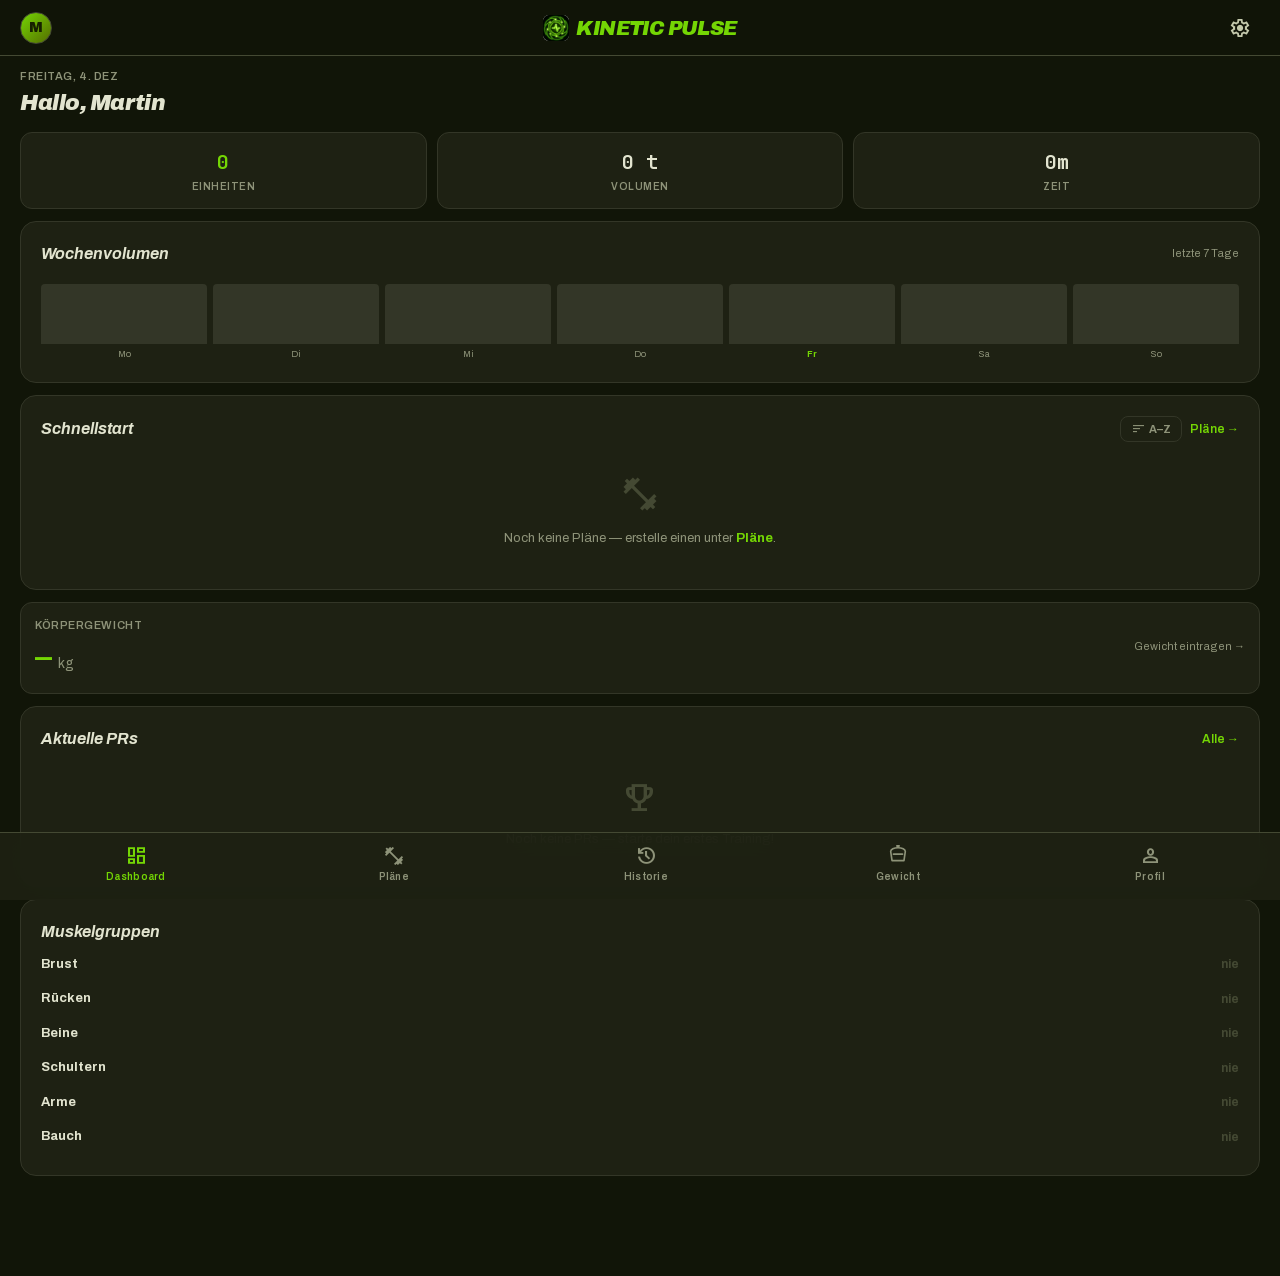
<file: index.html>
<!DOCTYPE html>
<html lang="de" class="dark">
<head>
<meta charset="utf-8"/>
<meta name="viewport" content="width=device-width, initial-scale=1.0, maximum-scale=1.0, user-scalable=no, viewport-fit=cover, interactive-widget=resizes-content"/>
<title>Kinetic Pulse</title>
<link rel="icon" type="image/png" href="icon-512.png">
<link rel="apple-touch-icon" href="icon-512.png">
<meta name="apple-mobile-web-app-capable" content="yes"/>
<meta name="apple-mobile-web-app-status-bar-style" content="black-translucent"/>
<meta name="apple-mobile-web-app-title" content="Kinetic Pulse"/>
<meta name="theme-color" content="#111508"/>
<link rel="manifest" href="manifest.json"/>
<!-- Alle Abhängigkeiten liegen lokal unter assets/ — die App läuft komplett ohne Internet. -->
<link href="assets/fonts.css" rel="stylesheet"/>
<script src="assets/html2canvas.min.js"></script>
<style>
  * { -webkit-tap-highlight-color: transparent; box-sizing: border-box; }
  [onclick] { cursor: pointer; touch-action: manipulation; }
  body {
    background: #111508;
    color: #e2e4cf;
    font-family: 'Archivo', sans-serif;
    margin: 0;
    overflow-x: hidden;
    min-height: 100dvh;
  }
  .screen { display: none; flex-direction: column; min-height: 100dvh; padding-bottom: 80px; }
  .screen.active { display: flex; }

  /* Bottom Nav */
  .bottom-nav { position: fixed; bottom: 0; left: 0; right: 0; z-index: 100; background: rgba(30,33,19,0.92); backdrop-filter: blur(20px); border-top: 1px solid #444933; display: flex; justify-content: space-around; align-items: center; padding: 8px 4px 12px; }
  .nav-item { display: flex; flex-direction: column; align-items: center; gap: 2px; color: #8e9379; cursor: pointer; min-width: 56px; padding: 4px; border-radius: 12px; transition: all .2s; }
  .nav-item:active { transform: scale(.9); }
  .nav-item.active { color: #74d604; }
  .nav-item .nav-label { font-size: 10px; font-weight: 600; letter-spacing: .03em; }
  .nav-center { background: #74d604; border-radius: 50%; width: 48px !important; height: 48px; min-width: 48px !important; display: flex; align-items: center; justify-content: center; color: #162000; margin-top: -6px; box-shadow: 0 0 20px rgba(116,214,4,.4); transition: all .2s; padding: 0; }
  .nav-center:active { transform: scale(.92); }
  .nav-center.active { box-shadow: 0 0 32px rgba(116,214,4,.6); }

  /* Header */
  .app-header { position: sticky; top: 0; z-index: 50; background: rgba(17,21,8,.9); backdrop-filter: blur(16px); border-bottom: 1px solid #444933; padding: 0 20px; padding-top: env(safe-area-inset-top, 0px); height: calc(56px + env(safe-area-inset-top, 0px)); display: grid; grid-template-columns: 1fr auto 1fr; align-items: center; }
  .brand { font-size: 20px; font-weight: 900; font-style: italic; color: #74d604; text-transform: uppercase; letter-spacing: -.03em; justify-self: center; }
  .avatar { width: 32px; height: 32px; border-radius: 50%; background: #333627; overflow: hidden; border: 1px solid #444933; }
  .avatar img { width: 100%; height: 100%; object-fit: cover; }
  .icon-btn { width: 40px; height: 40px; border-radius: 50%; display: flex; align-items: center; justify-content: center; color: #c4c9ac; cursor: pointer; transition: all .2s; }
  .icon-btn:active { transform: scale(.9); background: #1e2113; }

  /* Cards */
  .card { background: #1e2113; border: 1px solid #333627; border-radius: 16px; padding: 20px; }
  .card-sm { background: #1e2113; border: 1px solid #333627; border-radius: 12px; padding: 14px; }
  .card-dark { background: #161a0c; border: 1px solid #333627; border-radius: 16px; padding: 20px; }

  /* Volt Glow */
  .volt-glow { box-shadow: 0 0 12px rgba(116,214,4,.35); }
  .volt-text { color: #74d604; }
  .volt-bg { background: #74d604; color: #162000; }

  /* Progress Bar */
  .progress-track { background: #333627; border-radius: 99px; overflow: hidden; }
  .progress-fill { background: #74d604; border-radius: 99px; height: 100%; box-shadow: 0 0 8px rgba(116,214,4,.4); transition: width .6s ease; }

  /* Stealth Input */
  .stealth-input { background: transparent; border: none; border-bottom: 2px solid #333627; color: #74d604; font-family: 'JetBrains Mono', monospace; font-size: 32px; font-weight: 600; text-align: center; width: 100%; padding: 4px 0; }
  .stealth-input:focus { outline: none; border-bottom-color: #74d604; }

  /* Pill */
  .pill { display: inline-flex; align-items: center; background: #1e2113; border: 1px solid #333627; border-radius: 99px; padding: 4px 12px; font-size: 12px; font-weight: 600; color: #c4c9ac; cursor: pointer; transition: all .2s; }
  .pill.active { background: #74d604; color: #162000; border-color: #74d604; }
  .pill:active { transform: scale(.95); }

  /* Timer */
  .timer-ring { transform: rotate(-90deg); }
  .timer-ring circle { transition: stroke-dashoffset 1s linear; }

  /* Animations */
  @keyframes fadeIn { from { opacity: 0; transform: translateY(8px); } to { opacity: 1; transform: translateY(0); } }
  @keyframes pulse-volt { 0%,100% { box-shadow: 0 0 12px rgba(116,214,4,.3); } 50% { box-shadow: 0 0 24px rgba(116,214,4,.6); } }
  .screen.active { animation: fadeIn .25s ease; }
  .pulse { animation: pulse-volt 2s infinite; }

  /* Share Card */
  .share-card { background: linear-gradient(135deg, #162000 0%, #111508 50%, #0c0f04 100%); border: 1px solid #74d604; border-radius: 20px; padding: 24px; position: relative; overflow: hidden; }
  .share-card::before { content: ''; position: absolute; top: -40px; right: -40px; width: 120px; height: 120px; background: radial-gradient(circle, rgba(116,214,4,.15) 0%, transparent 70%); }

  /* Chart */
  .chart-bar { background: #333627; border-radius: 4px 4px 0 0; width: 100%; transition: all .3s; position: relative; }
  .chart-bar .fill { background: #74d604; border-radius: 4px 4px 0 0; width: 100%; position: absolute; bottom: 0; box-shadow: 0 0 8px rgba(116,214,4,.3); }

  /* Set Row */
  .set-row { display: grid; grid-template-columns: 32px 1fr 1fr auto; gap: 8px; align-items: center; padding: 8px 12px; border-radius: 10px; background: #161a0c; border: 1px solid #333627; margin-bottom: 6px; }
  .set-num { font-size: 12px; color: #8e9379; font-weight: 700; text-align: center; }
  .set-input { background: transparent; border: none; border-bottom: 1px solid #333627; color: #e2e4cf; font-family: 'JetBrains Mono', monospace; font-size: 18px; font-weight: 600; text-align: center; width: 100%; padding: 4px 0; }
  .set-input:focus { outline: none; border-bottom-color: #74d604; color: #74d604; }
  .set-done { width: 32px; height: 32px; border-radius: 50%; border: 2px solid #444933; display: flex; align-items: center; justify-content: center; cursor: pointer; transition: all .2s; color: transparent; font-size: 16px; }
  .set-done.done { background: #74d604; border-color: #74d604; color: #162000; box-shadow: 0 0 8px rgba(116,214,4,.4); }

  /* Numpad */
  .numpad-btn { background:#1e2113;border:1px solid #333627;border-radius:12px;height:52px;font-family:'JetBrains Mono',monospace;font-size:22px;font-weight:600;color:#e2e4cf;cursor:pointer;display:flex;align-items:center;justify-content:center;touch-action:manipulation;transition:all .15s; }
  .numpad-btn:active { background:#333627;transform:scale(.93); }

  /* Scrollbar */
  ::-webkit-scrollbar { width: 4px; }
  ::-webkit-scrollbar-track { background: transparent; }
  ::-webkit-scrollbar-thumb { background: #333627; border-radius: 2px; }

  .material-symbols-outlined { font-size: 22px; line-height: 1; }
</style>
<!-- Muss nach dem <style>-Block stehen: die Tailwind-CDN hat ihr CSS früher auch dahinter eingehängt. -->
<link href="assets/tailwind-base.css" rel="stylesheet"/>
</head>
<body>

<!-- ═══════════════════════════ SCREEN: DASHBOARD ═══════════════════════════ -->
<div id="screen-dashboard" class="screen active">
  <header class="app-header">
    <div class="avatar" onclick="navigate('profil')" style="background:linear-gradient(135deg,#74d604,#556d00);display:flex;align-items:center;justify-content:center;font-size:14px;font-weight:900;color:#162000">M</div>
    <span class="brand" style="display:flex;align-items:center;gap:7px"><img src="icon-512.png" style="width:26px;height:26px;border-radius:6px;object-fit:cover">Kinetic Pulse</span>
    <div style="display:flex;justify-content:flex-end">
      <div class="icon-btn" onclick="navigate('profil')"><span class="material-symbols-outlined">settings</span></div>
    </div>
  </header>

  <main style="padding:12px 20px 20px;display:flex;flex-direction:column;gap:12px;flex:1">
    <!-- Greeting -->
    <div>
      <p id="greeting-date" style="color:#8e9379;font-size:11px;font-weight:600;letter-spacing:.05em;text-transform:uppercase;margin:0 0 2px"></p>
      <h1 id="greeting-text" style="font-size:22px;font-weight:900;font-style:italic;margin:0;letter-spacing:-.02em"></h1>
    </div>

    <!-- Weekly Stats Row -->
    <div style="display:grid;grid-template-columns:1fr 1fr 1fr;gap:10px">
      <div class="card-sm" style="text-align:center">
        <div style="font-family:'JetBrains Mono',monospace;font-size:20px;font-weight:600;color:#74d604">0</div>
        <div style="font-size:10px;color:#8e9379;font-weight:600;text-transform:uppercase;letter-spacing:.05em;margin-top:2px">Einheiten</div>
      </div>
      <div class="card-sm" style="text-align:center">
        <div style="font-family:'JetBrains Mono',monospace;font-size:20px;font-weight:600;color:#e2e4cf">0 t</div>
        <div style="font-size:10px;color:#8e9379;font-weight:600;text-transform:uppercase;letter-spacing:.05em;margin-top:2px">Volumen</div>
      </div>
      <div class="card-sm" style="text-align:center">
        <div style="font-family:'JetBrains Mono',monospace;font-size:20px;font-weight:600;color:#e2e4cf">0m</div>
        <div style="font-size:10px;color:#8e9379;font-weight:600;text-transform:uppercase;letter-spacing:.05em;margin-top:2px">Zeit</div>
      </div>
    </div>

    <!-- Heute dran (Wochenplan) -->
    <div id="dashboard-heute-dran" style="display:none"></div>

    <!-- Last 7 Days Volume Chart -->
    <div class="card">
      <div style="display:flex;justify-content:space-between;align-items:center;margin-bottom:16px">
        <h3 style="font-size:16px;font-weight:700;margin:0;font-style:italic">Wochenvolumen</h3>
        <span style="font-size:11px;color:#8e9379">letzte 7 Tage</span>
      </div>
      <div id="volumen-chart" style="display:flex;gap:6px;height:80px;align-items:flex-end"></div>
    </div>

    <!-- Schnellstart Trainingspläne -->
    <div class="card">
      <div style="display:flex;justify-content:space-between;align-items:center;margin-bottom:12px">
        <h3 style="font-size:16px;font-weight:700;margin:0;font-style:italic">Schnellstart</h3>
        <div style="display:flex;align-items:center;gap:8px">
          <button id="dash-sort-btn" onclick="toggleDashSort()" style="display:flex;align-items:center;gap:4px;background:#1e2113;border:1px solid #333627;border-radius:8px;padding:4px 10px;color:#8e9379;font-size:11px;font-weight:700;cursor:pointer;touch-action:manipulation;transition:all .2s">
            <span class="material-symbols-outlined" style="font-size:14px">sort</span>
            <span id="dash-sort-label">A–Z</span>
          </button>
          <span onclick="navigate('plaene')" style="font-size:12px;color:#74d604;cursor:pointer;font-weight:600;touch-action:manipulation">Pläne →</span>
        </div>
      </div>
      <div id="dashboard-plaene-list" style="display:flex;flex-direction:column;gap:8px">
        <!-- Leer-Zustand -->
        <div id="plaene-empty-state" style="text-align:center;padding:20px 0">
          <span class="material-symbols-outlined" style="font-size:40px;color:#444933">fitness_center</span>
          <p style="font-size:13px;color:#8e9379;margin:8px 0 0">Noch keine Pläne — erstelle einen unter <strong style="color:#74d604">Pläne</strong>.</p>
        </div>
      </div>
    </div>

    <!-- Weight Widget -->
    <div class="card-sm" onclick="navigate('gewicht')" style="cursor:pointer;display:flex;align-items:center;justify-content:space-between">
      <div>
        <p style="font-size:11px;color:#8e9379;font-weight:600;text-transform:uppercase;letter-spacing:.05em;margin:0 0 4px">Körpergewicht</p>
        <div style="display:flex;align-items:baseline;gap:6px">
          <span id="dash-gewicht" style="font-family:'JetBrains Mono',monospace;font-size:28px;font-weight:600;color:#74d604">—</span>
          <span style="color:#8e9379;font-size:14px">kg</span>
        </div>
      </div>
      <div style="text-align:right">
        <p style="font-size:11px;color:#8e9379;margin:0 0 4px">Gewicht eintragen →</p>
      </div>
    </div>

    <!-- Recent PRs -->
    <div class="card">
      <div style="display:flex;justify-content:space-between;align-items:center;margin-bottom:12px">
        <h3 style="font-size:16px;font-weight:700;margin:0;font-style:italic">Aktuelle PRs</h3>
        <span onclick="navigate('erfolge')" style="font-size:12px;color:#74d604;cursor:pointer;font-weight:600">Alle →</span>
      </div>
      <div id="dashboard-prs-list">
        <div style="text-align:center;padding:16px 0">
          <span class="material-symbols-outlined" style="font-size:36px;color:#444933">emoji_events</span>
          <p style="font-size:13px;color:#8e9379;margin:8px 0 0">Noch keine PRs — starte dein erstes Training!</p>
        </div>
      </div>
    </div>

    <!-- Muskelgruppen: zuletzt trainiert -->
    <div class="card">
      <h3 style="font-size:16px;font-weight:700;margin:0 0 4px;font-style:italic">Muskelgruppen</h3>
      <div id="dashboard-muskelgruppen"></div>
    </div>
  </main>
</div>


<!-- ═══════════════════════════ SCREEN: PLÄNE ═══════════════════════════ -->
<div id="screen-plaene" class="screen">
  <header class="app-header">
    <div style="width:32px"></div>
    <span class="brand" style="display:flex;align-items:center;gap:7px"><img src="icon-512.png" style="width:26px;height:26px;border-radius:6px;object-fit:cover">Kinetic Pulse</span>
    <div style="display:flex;justify-content:flex-end">
      <div class="icon-btn" onclick="showCreatePlan()"><span class="material-symbols-outlined">add</span></div>
    </div>
  </header>

  <main style="padding:20px;display:flex;flex-direction:column;gap:16px;flex:1">
    <h1 style="font-size:24px;font-weight:900;font-style:italic;margin:0;letter-spacing:-.02em">Trainingspläne</h1>

    <!-- Pausentimer Einstellung -->
    <div class="card-sm" style="display:flex;align-items:center;justify-content:space-between;gap:12px">
      <div style="display:flex;align-items:center;gap:8px">
        <span class="material-symbols-outlined" style="font-size:18px;color:#74d604">timer</span>
        <span style="font-size:13px;font-weight:700;color:#e2e4cf">Pausentimer</span>
      </div>
      <div style="display:flex;gap:6px" id="pause-timer-btns">
        <button onclick="setPauseTimer(120)" id="ptbtn-120" style="height:30px;padding:0 12px;background:#1e2113;border:1px solid #333627;border-radius:99px;color:#c4c9ac;font-family:'JetBrains Mono',monospace;font-size:12px;font-weight:600;cursor:pointer;transition:all .2s;touch-action:manipulation">120s</button>
        <button onclick="setPauseTimer(150)" id="ptbtn-150" style="height:30px;padding:0 12px;background:#1e2113;border:1px solid #333627;border-radius:99px;color:#c4c9ac;font-family:'JetBrains Mono',monospace;font-size:12px;font-weight:600;cursor:pointer;transition:all .2s;touch-action:manipulation">150s</button>
        <button onclick="setPauseTimer(180)" id="ptbtn-180" style="height:30px;padding:0 12px;background:#74d604;border:none;border-radius:99px;color:#162000;font-family:'JetBrains Mono',monospace;font-size:12px;font-weight:700;cursor:pointer;transition:all .2s;touch-action:manipulation">180s</button>
      </div>
    </div>

    <!-- Pläne Liste (wird per JS befüllt) -->
    <div id="plaene-screen-list" style="display:flex;flex-direction:column;gap:10px">
      <!-- Leer-Zustand -->
      <div id="plaene-screen-empty" style="text-align:center;padding:40px 0">
        <span class="material-symbols-outlined" style="font-size:56px;color:#444933">fitness_center</span>
        <p style="font-size:16px;font-weight:700;color:#8e9379;margin:12px 0 4px">Noch keine Pläne</p>
        <p style="font-size:13px;color:#8e9379;margin:0">Erstelle deinen ersten Trainingsplan</p>
      </div>
    </div>
    <button onclick="showCreatePlan()" style="width:100%;height:48px;background:transparent;border:1px dashed #444933;border-radius:12px;color:#8e9379;font-size:14px;font-weight:600;cursor:pointer;display:flex;align-items:center;justify-content:center;gap:8px;touch-action:manipulation">
      <span class="material-symbols-outlined" style="font-size:18px">add</span>
      Neuen Plan erstellen
    </button>
  </main>
</div>


<!-- ═══════════════════════════ SCREEN: WORKOUT-MODUS ═══════════════════════════ -->
<div id="screen-workout" class="screen">
  <header class="app-header">
    <div class="icon-btn" onclick="navigate('dashboard')"><span class="material-symbols-outlined">close</span></div>
    <div style="display:flex;align-items:center;gap:7px">
      <span id="workout-active-dot" style="width:7px;height:7px;background:#74d604;border-radius:50%;display:none;animation:pulse-volt 1.5s infinite;flex-shrink:0"></span>
      <span style="font-size:12px;font-weight:700;color:#8e9379;letter-spacing:.04em" id="workout-running-label">TRAINING</span>
      <span id="workout-time" style="font-family:'JetBrains Mono',monospace;font-size:18px;font-weight:700;color:#74d604;letter-spacing:.02em">00:00</span>
    </div>
    <div style="width:40px"></div>
  </header>
  <!-- ═ Pausentimer-Leiste (unter Header, sticky) ═ -->
  <div id="pause-timer-bar" style="position:sticky;top:calc(56px + env(safe-area-inset-top,0px));z-index:40;background:rgba(22,26,12,.98);backdrop-filter:blur(12px);border-bottom:1px solid #333627;padding:8px 20px;display:none;align-items:center;gap:10px">
    <span class="material-symbols-outlined" style="color:#74d604;font-size:18px;flex-shrink:0">hourglass_top</span>
    <span id="timer-display" style="font-family:'JetBrains Mono',monospace;font-size:22px;font-weight:700;color:#74d604;min-width:48px">3:00</span>
    <div style="display:flex;gap:6px;flex:1;justify-content:flex-end">
      <button onclick="startTimer(120)" id="tbtn-120" style="height:30px;padding:0 12px;background:#1e2113;border:1px solid #333627;border-radius:99px;color:#c4c9ac;font-family:'JetBrains Mono',monospace;font-size:12px;font-weight:600;cursor:pointer;transition:all .2s;touch-action:manipulation">120s</button>
      <button onclick="startTimer(150)" id="tbtn-150" style="height:30px;padding:0 12px;background:#1e2113;border:1px solid #333627;border-radius:99px;color:#c4c9ac;font-family:'JetBrains Mono',monospace;font-size:12px;font-weight:600;cursor:pointer;transition:all .2s;touch-action:manipulation">150s</button>
      <button onclick="startTimer(180)" id="tbtn-180" style="height:30px;padding:0 12px;background:#74d604;border:none;border-radius:99px;color:#162000;font-family:'JetBrains Mono',monospace;font-size:12px;font-weight:700;cursor:pointer;transition:all .2s;touch-action:manipulation">180s</button>
    </div>
  </div>

  <main style="padding:20px;display:flex;flex-direction:column;gap:14px;flex:1;padding-bottom:220px">

    <!-- Übung Header -->
    <div>
      <p id="wkt-counter" style="font-size:11px;color:#74d604;font-weight:700;text-transform:uppercase;letter-spacing:.1em;margin:0 0 6px">Übung 1 von 1</p>
      <div style="display:flex;align-items:flex-start;justify-content:space-between;gap:10px">
        <div style="flex:1">
          <h2 id="wkt-name" style="font-size:28px;font-weight:900;font-style:italic;margin:0 0 2px;letter-spacing:-.02em">—</h2>
          <div style="display:flex;align-items:center;gap:8px;margin-bottom:10px">
            <p id="wkt-sub" style="font-size:13px;color:#8e9379;margin:0;flex:1">Sätze · Wdh</p>
            <button onclick="toggleUebungNote()" style="background:transparent;border:1px solid #333627;border-radius:8px;padding:3px 8px;cursor:pointer;display:flex;align-items:center;gap:4px;touch-action:manipulation" id="uebung-note-btn" title="Notiz">
              <span class="material-symbols-outlined" style="font-size:14px;color:#8e9379">edit_note</span>
              <span style="font-size:11px;color:#8e9379;font-weight:600">Notiz</span>
            </button>
          </div>
          <!-- Übungs-Notiz -->
          <div id="uebung-note-box" style="display:none;margin-bottom:10px">
            <input id="uebung-note-input" type="text" placeholder="Hinweis, Technik-Tipp..." style="width:100%;background:#161a0c;border:1px solid #444933;border-radius:8px;padding:8px 10px;color:#c4c9ac;font-size:16px;outline:none;box-sizing:border-box" onfocus="this.style.borderColor='#74d604'" onblur="this.style.borderColor='#444933'">
          </div>
          <span id="wkt-pr" style="display:none;align-items:center;gap:6px;background:#162000;border:1px solid #74d604;border-radius:99px;padding:5px 12px;font-size:12px;font-weight:700;color:#74d604">
            <span class="material-symbols-outlined" style="font-size:14px">emoji_events</span>
            PR: —
          </span>
        </div>
      </div>
    </div>

    <!-- Satz-Tabelle -->
    <div>
      <!-- Header Row -->
      <div style="display:grid;grid-template-columns:32px 1fr 1fr 40px 30px;gap:8px;padding:0 4px;margin-bottom:6px">
        <span style="font-size:11px;color:#8e9379;font-weight:700;text-transform:uppercase;letter-spacing:.05em;text-align:center">Satz</span>
        <span style="font-size:11px;color:#8e9379;font-weight:700;text-transform:uppercase;letter-spacing:.05em;text-align:center">KG</span>
        <span style="font-size:11px;color:#8e9379;font-weight:700;text-transform:uppercase;letter-spacing:.05em;text-align:center">Wdh.</span>
        <span style="font-size:11px;color:transparent">✓</span>
        <span></span>
      </div>

      <!-- Sets -->
      <div id="sets-container" style="display:flex;flex-direction:column;gap:6px">
        <!-- Satz 1 — erledigt, gedimmt -->
        <div style="display:grid;grid-template-columns:40px 1fr 1fr 44px;gap:8px;align-items:center;background:#161a0c;border:1px solid #333627;border-radius:12px;padding:10px 12px;opacity:.55">
          <span style="font-size:15px;color:#8e9379;font-weight:700;text-align:center">1</span>
          <div style="background:#282b1d;border-radius:8px;height:40px;display:flex;align-items:center;justify-content:center;font-family:'JetBrains Mono',monospace;font-size:18px;font-weight:600;color:#8e9379">80</div>
          <div style="background:#282b1d;border-radius:8px;height:40px;display:flex;align-items:center;justify-content:center;font-family:'JetBrains Mono',monospace;font-size:18px;font-weight:600;color:#8e9379">10</div>
          <div class="set-done done" onclick="toggleSet(this)" style="width:44px;height:40px;border-radius:10px">✓</div>
        </div>
        <!-- Satz 2 — aktiv, volt-Rahmen -->
        <div style="display:grid;grid-template-columns:40px 1fr 1fr 44px;gap:8px;align-items:center;background:#161a0c;border:2px solid #74d604;border-radius:12px;padding:10px 12px;box-shadow:0 0 12px rgba(116,214,4,.15)">
          <span style="font-size:15px;color:#74d604;font-weight:700;text-align:center">2</span>
          <input type="text" placeholder="" style="background:#fff;border:none;border-radius:8px;height:40px;font-family:'JetBrains Mono',monospace;font-size:18px;font-weight:600;color:#111508;text-align:center;width:100%" />
          <input type="text" placeholder="" style="background:#fff;border:none;border-radius:8px;height:40px;font-family:'JetBrains Mono',monospace;font-size:18px;font-weight:600;color:#111508;text-align:center;width:100%" />
          <div class="set-done" onclick="toggleSet(this)" style="width:44px;height:40px;border-radius:10px">✓</div>
        </div>
        <!-- Satz 3 -->
        <div style="display:grid;grid-template-columns:40px 1fr 1fr 44px;gap:8px;align-items:center;background:#161a0c;border:1px solid #333627;border-radius:12px;padding:10px 12px">
          <span style="font-size:15px;color:#8e9379;font-weight:700;text-align:center">3</span>
          <input type="text" value="0" style="background:#1e2113;border:none;border-radius:8px;height:40px;font-family:'JetBrains Mono',monospace;font-size:18px;font-weight:600;color:#e2e4cf;text-align:center;width:100%" />
          <input type="text" value="0" style="background:#1e2113;border:none;border-radius:8px;height:40px;font-family:'JetBrains Mono',monospace;font-size:18px;font-weight:600;color:#e2e4cf;text-align:center;width:100%" />
          <div class="set-done" onclick="toggleSet(this)" style="width:44px;height:40px;border-radius:10px">✓</div>
        </div>
      </div>

      <!-- + Satz hinzufügen -->
      <button onclick="satzHinzufuegen()" style="width:100%;height:44px;background:transparent;border:1px dashed #444933;border-radius:12px;color:#8e9379;font-size:13px;font-weight:700;letter-spacing:.05em;text-transform:uppercase;cursor:pointer;display:flex;align-items:center;justify-content:center;gap:8px;margin-top:8px">
        <span class="material-symbols-outlined" style="font-size:18px">add</span>
        Satz hinzufügen
      </button>
    </div>
  </main>

  <!-- ═ Sticky Footer ═ -->
  <div id="wkt-footer" style="position:fixed;bottom:68px;left:0;right:0;z-index:90;background:rgba(17,21,8,.97);backdrop-filter:blur(16px);border-top:1px solid #333627;padding:12px 20px;display:flex;flex-direction:column;gap:8px">

    <!-- Übung heute überspringen -->
    <button id="wkt-skip-btn" onclick="uebungUeberspringen()" style="display:none;width:100%;height:34px;background:transparent;border:none;color:#8e9379;font-size:12px;font-weight:700;letter-spacing:.05em;text-transform:uppercase;cursor:pointer;align-items:center;justify-content:center;gap:6px">
      Übung heute überspringen
    </button>

    <!-- Übung Navigation -->
    <div style="display:flex;gap:8px">
      <button id="wkt-prev-btn" onclick="prevExercise()" style="display:none;height:52px;padding:0 16px;background:#1e2113;border:1px solid #444933;border-radius:12px;color:#c4c9ac;font-size:14px;font-weight:700;cursor:pointer;display:none;align-items:center;justify-content:center;gap:8px;transition:all .2s;flex-shrink:0" onmousedown="this.style.transform='scale(.97)'" onmouseup="this.style.transform='scale(1)'" ontouchstart="this.style.transform='scale(.97)'" ontouchend="this.style.transform='scale(1)'">
        <span class="material-symbols-outlined" style="font-size:20px">arrow_back</span>
        Zurück
      </button>
      <button id="wkt-next-btn" style="flex:1;height:52px;background:#1e2113;border:1px solid #74d604;border-radius:12px;color:#74d604;font-size:15px;font-weight:800;font-style:italic;letter-spacing:.02em;text-transform:uppercase;cursor:pointer;display:flex;align-items:center;justify-content:center;gap:10px;transition:all .2s" onmousedown="this.style.transform='scale(.97)'" onmouseup="this.style.transform='scale(1)'" ontouchstart="this.style.transform='scale(.97)'" ontouchend="this.style.transform='scale(1)'">
        Nächste Übung
        <span class="material-symbols-outlined" style="font-size:20px">arrow_forward</span>
      </button>
    </div>

  </div>
</div>


<!-- ═══════════════════════════ SCREEN: HISTORIE ═══════════════════════════ -->
<div id="screen-historie" class="screen">
  <header class="app-header">
    <div style="width:32px"></div>
    <span class="brand" style="display:flex;align-items:center;gap:7px"><img src="icon-512.png" style="width:26px;height:26px;border-radius:6px;object-fit:cover">Kinetic Pulse</span>
    <div style="display:flex;justify-content:flex-end">
      <div class="icon-btn"><span class="material-symbols-outlined">search</span></div>
    </div>
  </header>

  <main style="padding:20px;display:flex;flex-direction:column;gap:16px;flex:1">
    <!-- Tab Switcher -->
    <div style="display:grid;grid-template-columns:1fr 1fr;background:#1e2113;border-radius:12px;padding:4px;border:1px solid #333627">
      <button id="tab-history" onclick="switchHistoryTab('history')" style="height:36px;background:#74d604;border:none;border-radius:9px;color:#162000;font-size:13px;font-weight:700;cursor:pointer;transition:all .2s">Einheiten</button>
      <button id="tab-prs" onclick="switchHistoryTab('prs')" style="height:36px;background:transparent;border:none;color:#8e9379;font-size:13px;font-weight:700;cursor:pointer;transition:all .2s">PRs</button>
    </div>

    <!-- Einheiten Liste -->
    <div id="history-list"></div>

    <!-- PRs Liste (hidden by default) -->
    <div id="prs-list" style="display:none;flex-direction:column;gap:10px"></div>
  </main>
</div>


<!-- ═══════════════════════════ MODAL: TRAINING DETAIL ═══════════════════════════ -->
<div id="modal-training-detail" onclick="if(event.target===this)closeTrainingDetail()" style="display:none;position:fixed;inset:0;z-index:999;background:rgba(0,0,0,.7);align-items:flex-end;justify-content:center">
  <div style="background:#13150e;border-radius:20px 20px 0 0;width:100%;max-width:430px;max-height:80vh;display:flex;flex-direction:column;overflow:hidden">
    <div style="padding:16px 20px 12px;display:flex;justify-content:space-between;align-items:center;border-bottom:1px solid #1e2113;flex-shrink:0">
      <div>
        <p id="modal-detail-name" style="margin:0;font-size:17px;font-weight:800;font-style:italic;color:#f0f4e8"></p>
        <p id="modal-detail-meta" style="margin:4px 0 0;font-size:12px;color:#8e9379"></p>
      </div>
      <button onclick="closeTrainingDetail()" style="background:#1e2113;border:none;border-radius:50%;width:32px;height:32px;color:#8e9379;font-size:20px;cursor:pointer;display:flex;align-items:center;justify-content:center;line-height:1">×</button>
    </div>
    <div id="modal-detail-body" style="overflow-y:auto;padding:16px 20px;display:flex;flex-direction:column;gap:12px"></div>
  </div>
</div>

<!-- ═══════════════════════════ SCREEN: PROFIL ═══════════════════════════ -->
<div id="screen-profil" class="screen">
  <header class="app-header">
    <div style="width:32px"></div>
    <span class="brand" style="display:flex;align-items:center;gap:7px"><img src="icon-512.png" style="width:26px;height:26px;border-radius:6px;object-fit:cover">Kinetic Pulse</span>
    <div style="display:flex;justify-content:flex-end">
      <div class="icon-btn" onclick="toggleProfilEdit()"><span class="material-symbols-outlined" id="profil-edit-icon">edit</span></div>
    </div>
  </header>

  <main style="padding:20px;display:flex;flex-direction:column;gap:16px;flex:1">

    <!-- ─ ANSICHT-MODUS ─ -->
    <div id="profil-view">
      <div class="card" style="display:flex;align-items:center;gap:16px">
        <div id="avatar-display" onclick="toggleProfilEdit()" style="width:64px;height:64px;border-radius:50%;background:linear-gradient(135deg,#74d604,#556d00);display:flex;align-items:center;justify-content:center;font-size:26px;font-weight:900;color:#162000;flex-shrink:0;border:2px solid #74d604;overflow:hidden;cursor:pointer">M</div>
        <div style="flex:1">
          <h2 id="profil-name-display" style="font-size:20px;font-weight:800;font-style:italic;margin:0 0 2px">Martin R.</h2>
          <p id="profil-sub-display" style="font-size:12px;color:#8e9379;margin:0 0 8px">Trainiert seit 18 Monaten · PPL-Split</p>
          <div style="display:flex;gap:16px">
            <div><span style="font-family:'JetBrains Mono',monospace;font-size:16px;font-weight:600;color:#74d604">0</span><span style="font-size:10px;color:#8e9379;display:block">Einheiten</span></div>
            <div><span style="font-family:'JetBrains Mono',monospace;font-size:16px;font-weight:600;color:#e2e4cf">0</span><span style="font-size:10px;color:#8e9379;display:block">PRs</span></div>
          </div>
        </div>
      </div>

      <!-- Gewicht -->
      <div class="card" style="margin-top:16px">
        <div style="display:flex;justify-content:space-between;align-items:center;margin-bottom:16px">
          <h3 style="font-size:16px;font-weight:700;font-style:italic;margin:0">Gewicht und Trends</h3>
        </div>
        <div style="display:grid;grid-template-columns:1fr 1fr 1fr;gap:8px">
          <div style="background:#161a0c;border-radius:10px;padding:10px;text-align:center">
            <span id="profil-gewicht-display" style="font-family:'JetBrains Mono',monospace;font-size:18px;font-weight:600;color:#74d604">82.4</span>
            <p style="font-size:10px;color:#8e9379;margin:2px 0 0;font-weight:600;text-transform:uppercase;letter-spacing:.05em">Aktuell kg</p>
          </div>
          <div style="background:#161a0c;border-radius:10px;padding:10px;text-align:center">
            <span id="profil-ziel-display" style="font-family:'JetBrains Mono',monospace;font-size:18px;font-weight:600;color:#e2e4cf">78.0</span>
            <p style="font-size:10px;color:#8e9379;margin:2px 0 0;font-weight:600;text-transform:uppercase;letter-spacing:.05em">Ziel kg</p>
          </div>
          <div style="background:#161a0c;border-radius:10px;padding:10px;text-align:center">
            <span id="profil-diff-display" style="font-family:'JetBrains Mono',monospace;font-size:18px;font-weight:600;color:#5aaa00">–4.4</span>
            <p style="font-size:10px;color:#8e9379;margin:2px 0 0;font-weight:600;text-transform:uppercase;letter-spacing:.05em">Noch kg</p>
          </div>
        </div>
        <!-- Progress -->
        <div style="margin-top:12px">
          <div style="display:flex;justify-content:space-between;margin-bottom:6px">
            <span style="font-size:12px;color:#8e9379">Fortschritt zum Ziel</span>
            <span id="profil-progress-pct" style="font-size:12px;color:#74d604;font-weight:700">65%</span>
          </div>
          <div class="progress-track" style="height:8px">
            <div id="profil-progress-bar" class="progress-fill" style="width:65%;height:100%"></div>
          </div>
        </div>
      </div>

      <!-- Muskel-Fokus -->
      <div class="card" style="margin-top:16px">
        <h3 style="font-size:16px;font-weight:700;font-style:italic;margin:0 0 14px">Muskel-Fokus (30 Tage)</h3>
        <div style="display:flex;flex-direction:column;gap:10px">
          <div><div style="display:flex;justify-content:space-between;margin-bottom:4px"><span style="font-size:13px;font-weight:600">Brust</span><span style="font-size:13px;color:#8e9379;font-family:'JetBrains Mono',monospace">0%</span></div><div class="progress-track" style="height:6px"><div class="progress-fill" style="width:0%;height:100%"></div></div></div>
          <div><div style="display:flex;justify-content:space-between;margin-bottom:4px"><span style="font-size:13px;font-weight:600">Rücken</span><span style="font-size:13px;color:#8e9379;font-family:'JetBrains Mono',monospace">0%</span></div><div class="progress-track" style="height:6px"><div class="progress-fill" style="width:0%;height:100%"></div></div></div>
          <div><div style="display:flex;justify-content:space-between;margin-bottom:4px"><span style="font-size:13px;font-weight:600">Beine</span><span style="font-size:13px;color:#8e9379;font-family:'JetBrains Mono',monospace">0%</span></div><div class="progress-track" style="height:6px"><div class="progress-fill" style="width:0%;height:100%"></div></div></div>
          <div><div style="display:flex;justify-content:space-between;margin-bottom:4px"><span style="font-size:13px;font-weight:600">Schultern</span><span style="font-size:13px;color:#8e9379;font-family:'JetBrains Mono',monospace">0%</span></div><div class="progress-track" style="height:6px"><div class="progress-fill" style="width:0%;height:100%"></div></div></div>
          <div><div style="display:flex;justify-content:space-between;margin-bottom:4px"><span style="font-size:13px;font-weight:600">Arme</span><span style="font-size:13px;color:#8e9379;font-family:'JetBrains Mono',monospace">0%</span></div><div class="progress-track" style="height:6px"><div class="progress-fill" style="width:0%;height:100%"></div></div></div>
        </div>
      </div>


      <!-- Backup / Umzug auf eine andere Adresse -->
      <div style="margin-top:24px;padding-top:20px;border-top:1px solid #2a2d1e">
        <p style="font-size:12px;color:#444933;margin:0 0 10px;text-align:center">Daten sichern oder auf eine andere Adresse übertragen</p>
        <div style="display:flex;gap:10px">
          <button onclick="exportAllData()" style="flex:1;height:44px;background:transparent;border:1px solid #333627;border-radius:12px;color:#e2e4cf;font-size:13px;font-weight:700;cursor:pointer;display:flex;align-items:center;justify-content:center;gap:8px;touch-action:manipulation">
            <span class="material-symbols-outlined" style="font-size:18px">save</span>
            Exportieren
          </button>
          <button onclick="document.getElementById('import-input').click()" style="flex:1;height:44px;background:transparent;border:1px solid #333627;border-radius:12px;color:#e2e4cf;font-size:13px;font-weight:700;cursor:pointer;display:flex;align-items:center;justify-content:center;gap:8px;touch-action:manipulation">
            <span class="material-symbols-outlined" style="font-size:18px">download</span>
            Importieren
          </button>
          <input type="file" accept="application/json,.json" id="import-input" style="display:none" onchange="importAllData(this)">
        </div>
      </div>

      <!-- App-Reset -->
      <div style="margin-top:16px;padding-top:20px;border-top:1px solid #2a2d1e">
        <p style="font-size:12px;color:#444933;margin:0 0 10px;text-align:center">Für Weitergabe an andere Person</p>
        <button onclick="resetAppData()" style="width:100%;height:44px;background:transparent;border:1px solid #3d1515;border-radius:12px;color:#c04040;font-size:13px;font-weight:700;cursor:pointer;display:flex;align-items:center;justify-content:center;gap:8px;touch-action:manipulation">
          <span class="material-symbols-outlined" style="font-size:18px">restart_alt</span>
          App komplett zurücksetzen
        </button>
      </div>

      <!-- Diagnose: letzter unbehandelter Fehler (nur sichtbar wenn vorhanden) -->
      <div id="diag-error-box" style="display:none;margin-top:16px;padding:14px;background:#1e1313;border:1px solid #3d1515;border-radius:12px;color:#e2e4cf">
        <div style="display:flex;justify-content:space-between;align-items:center;margin-bottom:6px">
          <span style="font-size:12px;font-weight:700;color:#c04040">Letzter Fehler erkannt</span>
          <span class="material-symbols-outlined" style="font-size:16px;cursor:pointer;color:#8e9379" onclick="dismissDiagError()">close</span>
        </div>
        <div id="diag-error-text" style="font-size:11px;color:#c4c9ac;font-family:'JetBrains Mono',monospace;white-space:pre-wrap;word-break:break-word"></div>
      </div>

      <!-- Speicherbelegung: zeigt sofort, ob der Trainings-Stand noch Platz hat -->
      <p id="speicher-info" style="font-size:11px;color:#444933;text-align:center;margin:14px 0 0;font-family:'JetBrains Mono',monospace"></p>
    </div>

    <!-- ─ EDIT-MODUS ─ -->
    <div id="profil-edit" style="display:none;flex-direction:column;gap:16px">

      <!-- Profilbild -->
      <div class="card" style="display:flex;flex-direction:column;align-items:center;gap:14px">
        <div id="avatar-edit-preview" style="width:80px;height:80px;border-radius:50%;background:linear-gradient(135deg,#74d604,#556d00);display:flex;align-items:center;justify-content:center;font-size:32px;font-weight:900;color:#162000;border:2px solid #74d604;overflow:hidden">M</div>
        <label style="display:flex;align-items:center;gap:8px;background:#1e2113;border:1px solid #74d604;border-radius:10px;padding:10px 20px;cursor:pointer;color:#74d604;font-size:13px;font-weight:700;touch-action:manipulation">
          <span class="material-symbols-outlined" style="font-size:18px">photo_camera</span>
          Foto wählen
          <input type="file" accept="image/*" id="avatar-input" style="display:none" onchange="handleAvatarUpload(this)">
        </label>
      </div>

      <!-- Name & Info -->
      <div class="card" style="display:flex;flex-direction:column;gap:14px">
        <h3 style="font-size:15px;font-weight:700;margin:0;color:#8e9379;text-transform:uppercase;letter-spacing:.05em">Persönliche Daten</h3>
        <div>
          <label style="font-size:11px;color:#8e9379;font-weight:600;text-transform:uppercase;letter-spacing:.05em;display:block;margin-bottom:6px">Name</label>
          <input id="edit-name" type="text" placeholder="Dein Name" style="width:100%;background:#161a0c;border:1px solid #444933;border-radius:10px;padding:12px 14px;color:#e2e4cf;font-size:16px;font-family:'Archivo',sans-serif;outline:none;-webkit-appearance:none" onfocus="this.style.borderColor='#74d604'" onblur="this.style.borderColor='#444933'">
        </div>
        <div>
          <label style="font-size:11px;color:#8e9379;font-weight:600;text-transform:uppercase;letter-spacing:.05em;display:block;margin-bottom:6px">Trainingsplan / Notiz</label>
          <input id="edit-sub" type="text" placeholder="z.B. PPL-Split · 3 Jahre Erfahrung" style="width:100%;background:#161a0c;border:1px solid #444933;border-radius:10px;padding:12px 14px;color:#e2e4cf;font-size:16px;font-family:'Archivo',sans-serif;outline:none;-webkit-appearance:none" onfocus="this.style.borderColor='#74d604'" onblur="this.style.borderColor='#444933'">
        </div>
      </div>

      <!-- Gewichtsdaten -->
      <div class="card" style="display:flex;flex-direction:column;gap:14px">
        <h3 style="font-size:15px;font-weight:700;margin:0;color:#8e9379;text-transform:uppercase;letter-spacing:.05em">Gewicht</h3>
        <div style="display:grid;grid-template-columns:1fr 1fr;gap:12px">
          <div>
            <label style="font-size:11px;color:#8e9379;font-weight:600;text-transform:uppercase;letter-spacing:.05em;display:block;margin-bottom:6px">Aktuell (kg)</label>
            <input id="edit-gewicht" type="number" step="0.1" placeholder="82.4" style="width:100%;background:#161a0c;border:1px solid #444933;border-radius:10px;padding:12px 14px;color:#74d604;font-size:20px;font-family:'JetBrains Mono',monospace;font-weight:600;outline:none;-webkit-appearance:none;text-align:center" onfocus="this.style.borderColor='#74d604'" onblur="this.style.borderColor='#444933'">
          </div>
          <div>
            <label style="font-size:11px;color:#8e9379;font-weight:600;text-transform:uppercase;letter-spacing:.05em;display:block;margin-bottom:6px">Ziel (kg)</label>
            <input id="edit-ziel" type="number" step="0.1" placeholder="78.0" style="width:100%;background:#161a0c;border:1px solid #444933;border-radius:10px;padding:12px 14px;color:#e2e4cf;font-size:20px;font-family:'JetBrains Mono',monospace;font-weight:600;outline:none;-webkit-appearance:none;text-align:center" onfocus="this.style.borderColor='#74d604'" onblur="this.style.borderColor='#444933'">
          </div>
        </div>
      </div>

      <!-- Speichern -->
      <button onclick="saveProfilData()" class="volt-bg" style="width:100%;height:52px;border:none;border-radius:12px;font-size:15px;font-weight:800;font-style:italic;cursor:pointer;display:flex;align-items:center;justify-content:center;gap:8px;touch-action:manipulation" ontouchstart="this.style.transform='scale(.97)'" ontouchend="this.style.transform='scale(1)'">
        <span class="material-symbols-outlined" style="font-size:20px">check</span>
        Speichern
      </button>
      <button onclick="toggleProfilEdit()" style="width:100%;height:44px;background:transparent;border:1px solid #444933;border-radius:12px;color:#8e9379;font-size:14px;font-weight:600;cursor:pointer;touch-action:manipulation">
        Abbrechen
      </button>
    </div>

  </main>
</div>


<!-- ═══════════════════════════ SCREEN: ERFOLGE ═══════════════════════════ -->
<div id="screen-social" class="screen">
  <header class="app-header">
    <div class="icon-btn" onclick="navigate('dashboard')" style="cursor:pointer"><span class="material-symbols-outlined">arrow_back</span></div>
    <span class="brand" style="display:flex;align-items:center;gap:7px"><img src="icon-512.png" style="width:26px;height:26px;border-radius:6px;object-fit:cover">Kinetic Pulse</span>
    <div style="width:40px"></div>
  </header>

  <main style="padding:20px;display:flex;flex-direction:column;gap:16px;flex:1">
    <h1 style="font-size:24px;font-weight:900;font-style:italic;margin:0;letter-spacing:-.02em">Erfolge</h1>

    <!-- Card Auswahl -->
    <div style="display:grid;grid-template-columns:1fr 1fr;gap:10px">
      <button onclick="showShareCard('workout')" style="padding:14px;background:#1e2113;border:1px solid #333627;border-radius:12px;cursor:pointer;text-align:left;transition:all .2s;touch-action:manipulation" id="share-workout-btn">
        <span class="material-symbols-outlined" style="color:#74d604;font-size:24px;display:block;margin-bottom:6px">fitness_center</span>
        <p style="margin:0;font-size:13px;font-weight:700;color:#e2e4cf">Workout</p>
        <p style="margin:0;font-size:11px;color:#8e9379">Letztes Training</p>
      </button>
      <button onclick="showShareCard('pr')" style="padding:14px;background:#1e2113;border:1px solid #333627;border-radius:12px;cursor:pointer;text-align:left;transition:all .2s;touch-action:manipulation" id="share-pr-btn">
        <span class="material-symbols-outlined" style="color:#5aaa00;font-size:24px;display:block;margin-bottom:6px">emoji_events</span>
        <p style="margin:0;font-size:13px;font-weight:700;color:#e2e4cf">Persönlicher Rekord</p>
        <p style="margin:0;font-size:11px;color:#8e9379">Neuer PR</p>
      </button>
      <button onclick="showShareCard('progress')" style="padding:14px;background:#1e2113;border:1px solid #333627;border-radius:12px;cursor:pointer;text-align:left;transition:all .2s;touch-action:manipulation" id="share-progress-btn">
        <span class="material-symbols-outlined" style="color:#556d00;font-size:24px;display:block;margin-bottom:6px">trending_up</span>
        <p style="margin:0;font-size:13px;font-weight:700;color:#e2e4cf">Fortschritt</p>
        <p style="margin:0;font-size:11px;color:#8e9379">30-Tage-Verlauf</p>
      </button>
      <button onclick="showShareCard('streak')" style="padding:14px;background:#1e2113;border:1px solid #333627;border-radius:12px;cursor:pointer;text-align:left;transition:all .2s;touch-action:manipulation" id="share-streak-btn">
        <span class="material-symbols-outlined" style="color:#ffb4ab;font-size:24px;display:block;margin-bottom:6px">local_fire_department</span>
        <p style="margin:0;font-size:13px;font-weight:700;color:#e2e4cf">Streak</p>
        <p style="margin:0;font-size:11px;color:#8e9379">Trainingsserie</p>
      </button>
    </div>

    <!-- Card Preview -->
    <div id="share-card-preview" style="display:none;flex-direction:column;gap:12px">

      <!-- Workout Card -->
      <div id="card-workout" class="share-card" style="display:none">
        <div style="display:flex;justify-content:space-between;align-items:flex-start;margin-bottom:16px">
          <div>
            <p style="margin:0;font-size:10px;color:#74d604;font-weight:700;text-transform:uppercase;letter-spacing:.1em">Kinetic Pulse</p>
            <h2 id="erfolge-workout-title" style="margin:4px 0 0;font-size:22px;font-weight:900;font-style:italic;color:#e2e4cf;letter-spacing:-.02em">Push A Completed! 💪</h2>
          </div>
          <svg width="36" height="36" viewBox="0 0 100 100">
            <path d="M20 50 L40 50 L50 20 L60 80 L70 50 L90 50" fill="none" stroke="#74d604" stroke-width="8" stroke-linecap="round" stroke-linejoin="round"/>
          </svg>
        </div>
        <div style="display:grid;grid-template-columns:1fr 1fr 1fr;gap:10px;margin-bottom:16px">
          <div style="text-align:center;background:rgba(0,0,0,.4);border-radius:10px;padding:10px">
            <span id="erfolge-dauer" style="font-family:'JetBrains Mono',monospace;font-size:22px;font-weight:600;color:#74d604">—</span>
            <p style="font-size:9px;color:#c4c9ac;margin:2px 0 0;text-transform:uppercase;letter-spacing:.05em;font-weight:600">Dauer</p>
          </div>
          <div style="text-align:center;background:rgba(0,0,0,.4);border-radius:10px;padding:10px">
            <span id="erfolge-uebungen" style="font-family:'JetBrains Mono',monospace;font-size:22px;font-weight:600;color:#e2e4cf">—</span>
            <p style="font-size:9px;color:#c4c9ac;margin:2px 0 0;text-transform:uppercase;letter-spacing:.05em;font-weight:600">Übungen</p>
          </div>
          <div style="text-align:center;background:rgba(0,0,0,.4);border-radius:10px;padding:10px">
            <span id="erfolge-datum" style="font-family:'JetBrains Mono',monospace;font-size:16px;font-weight:600;color:#e2e4cf">—</span>
            <p style="font-size:9px;color:#c4c9ac;margin:2px 0 0;text-transform:uppercase;letter-spacing:.05em;font-weight:600">Datum</p>
          </div>
        </div>
      </div>

      <!-- PR Card -->
      <div id="card-pr" class="share-card" style="display:none">
        <div style="text-align:center;margin-bottom:16px">
          <span style="font-size:48px">🏆</span>
          <p style="margin:4px 0 0;font-size:10px;color:#74d604;font-weight:700;text-transform:uppercase;letter-spacing:.1em">Kinetic Pulse · Neuer PR</p>
        </div>
        <h2 id="pr-card-name" style="text-align:center;font-size:20px;font-weight:900;font-style:italic;margin:0 0 16px;letter-spacing:-.02em">—</h2>
        <div style="text-align:center;background:rgba(0,0,0,.5);border-radius:14px;padding:20px;margin-bottom:16px">
          <span id="pr-card-kg" style="font-family:'JetBrains Mono',monospace;font-size:48px;font-weight:600;color:#74d604;line-height:1">—</span>
          <span style="font-size:20px;color:#c4c9ac;font-weight:600"> kg</span>
          <p style="font-family:'JetBrains Mono',monospace;font-size:16px;color:#5aaa00;margin:8px 0 0" id="pr-card-sub">▲ Personal Best</p>
        </div>
        <p id="pr-card-meta" style="text-align:center;font-size:12px;color:#8e9379;margin:0">—</p>
      </div>

      <!-- Progress Card -->
      <div id="card-progress" class="share-card" style="display:none">
        <div style="display:flex;justify-content:space-between;align-items:center;margin-bottom:16px">
          <div>
            <p style="margin:0;font-size:10px;color:#74d604;font-weight:700;text-transform:uppercase;letter-spacing:.1em">Kinetic Pulse</p>
            <h2 style="margin:4px 0 0;font-size:20px;font-weight:900;font-style:italic;letter-spacing:-.02em">30-Tage Trend 📈</h2>
          </div>
        </div>
        <svg width="100%" height="70" viewBox="0 0 300 70" preserveAspectRatio="none">
          <path d="M0,60 Q50,50 100,42 T200,30 T300,25" fill="none" stroke="#74d604" stroke-width="2.5" stroke-linecap="round"/>
          <circle cx="300" cy="25" r="5" fill="#74d604"/>
        </svg>
      </div>

      <!-- Streak Card -->
      <div id="card-streak" class="share-card" style="display:none">
        <div style="text-align:center">
          <p style="margin:0 0 8px;font-size:10px;color:#74d604;font-weight:700;text-transform:uppercase;letter-spacing:.1em">Kinetic Pulse · Streak</p>
          <div style="font-size:72px;line-height:1;margin-bottom:8px">🔥</div>
          <div style="font-family:'JetBrains Mono',monospace;font-size:56px;font-weight:600;color:#74d604;line-height:1">14</div>
          <p style="font-size:18px;color:#c4c9ac;font-weight:700;margin:4px 0">Tage in Folge</p>
        </div>
      </div>

      <!-- Speichern Button -->
      <button onclick="saveShareCard()" style="width:100%;height:52px;background:#1e2113;border:1px solid #74d604;border-radius:12px;color:#74d604;font-size:15px;font-weight:800;font-style:italic;cursor:pointer;display:flex;align-items:center;justify-content:center;gap:8px;touch-action:manipulation" id="erfolge-save-btn" onmousedown="this.style.transform='scale(.97)'" onmouseup="this.style.transform='scale(1)'" ontouchstart="this.style.transform='scale(.97)'" ontouchend="this.style.transform='scale(1)'">
        <span class="material-symbols-outlined" style="font-size:20px">download</span>
        Als Bild speichern
      </button>
    </div>
  </main>
</div>


<!-- ═══════════════════════════ SCREEN: GEWICHT ═══════════════════════════ -->
<div id="screen-gewicht" class="screen">
  <header class="app-header">
    <div style="width:32px"></div>
    <span class="brand" style="display:flex;align-items:center;gap:7px"><img src="icon-512.png" style="width:26px;height:26px;border-radius:6px;object-fit:cover">Kinetic Pulse</span>
    <div style="width:40px"></div>
  </header>

  <main style="padding:20px;display:flex;flex-direction:column;gap:16px;flex:1">
    <div style="display:flex;align-items:center;justify-content:space-between">
      <h1 style="font-size:24px;font-weight:900;font-style:italic;margin:0;letter-spacing:-.02em">Gewicht &amp; Trends</h1>
      <button onclick="navigate('kalorienrechner')" style="display:flex;align-items:center;gap:5px;background:#1e2113;border:1px solid #444933;border-radius:10px;padding:6px 10px;color:#74d604;font-size:12px;font-weight:700;cursor:pointer;touch-action:manipulation;white-space:nowrap">
        <span class="material-symbols-outlined" style="font-size:16px">local_fire_department</span>Kalorien
      </button>
    </div>

    <!-- Heutiges Gewicht Eingabe -->
    <div class="card" style="display:flex;flex-direction:column;align-items:center;gap:12px">
      <p style="font-size:11px;color:#8e9379;font-weight:700;text-transform:uppercase;letter-spacing:.08em;margin:0">Heutiges Gewicht</p>
      <div style="display:flex;align-items:baseline;gap:6px">
        <span id="gewicht-display" style="font-family:'JetBrains Mono',monospace;font-size:44px;font-weight:600;color:#74d604;line-height:1">82.4</span>
        <span style="font-size:16px;color:#8e9379;font-weight:600">kg</span>
      </div>
      <!-- Numpad -->
      <div style="display:grid;grid-template-columns:repeat(3,1fr);gap:8px;width:100%;max-width:280px">
        <button onclick="numpad('1')" class="numpad-btn">1</button>
        <button onclick="numpad('2')" class="numpad-btn">2</button>
        <button onclick="numpad('3')" class="numpad-btn">3</button>
        <button onclick="numpad('4')" class="numpad-btn">4</button>
        <button onclick="numpad('5')" class="numpad-btn">5</button>
        <button onclick="numpad('6')" class="numpad-btn">6</button>
        <button onclick="numpad('7')" class="numpad-btn">7</button>
        <button onclick="numpad('8')" class="numpad-btn">8</button>
        <button onclick="numpad('9')" class="numpad-btn">9</button>
        <button onclick="numpad('.')" class="numpad-btn" style="color:#8e9379">.</button>
        <button onclick="numpad('0')" class="numpad-btn">0</button>
        <button onclick="numpad('del')" class="numpad-btn" style="color:#8e9379">
          <span class="material-symbols-outlined" style="font-size:20px">backspace</span>
        </button>
      </div>
      <button onclick="saveGewicht()" class="volt-bg" style="width:100%;height:52px;border:none;border-radius:12px;font-size:15px;font-weight:800;font-style:italic;cursor:pointer;touch-action:manipulation" ontouchstart="this.style.transform='scale(.97)'" ontouchend="this.style.transform='scale(1)'">
        Speichern
      </button>
    </div>

    <!-- Stats -->
    <div style="display:grid;grid-template-columns:1fr 1fr 1fr;gap:8px">
      <div class="card-sm" style="text-align:center;padding:10px 6px">
        <p style="font-size:10px;color:#8e9379;font-weight:600;text-transform:uppercase;letter-spacing:.04em;margin:0 0 3px">Aktuell</p>
        <span id="gewicht-aktuell-stat" style="font-family:'JetBrains Mono',monospace;font-size:17px;font-weight:600;color:#74d604">—</span>
      </div>
      <div class="card-sm" style="text-align:center;padding:10px 6px">
        <p style="font-size:10px;color:#8e9379;font-weight:600;text-transform:uppercase;letter-spacing:.04em;margin:0 0 3px">Gleit. Ø</p>
        <span id="gewicht-avg" style="font-family:'JetBrains Mono',monospace;font-size:17px;font-weight:600;color:#e2e4cf">—</span>
      </div>
      <div class="card-sm" style="text-align:center;padding:10px 6px">
        <p style="font-size:10px;color:#8e9379;font-weight:600;text-transform:uppercase;letter-spacing:.04em;margin:0 0 3px">Wöchentl.</p>
        <span id="gewicht-weekly" style="font-family:'JetBrains Mono',monospace;font-size:17px;font-weight:600;color:#5aaa00">—</span>
      </div>
    </div>

    <!-- 30-Tage-Trend Chart -->
    <div class="card" id="gewicht-chart-card">
      <div style="display:flex;justify-content:space-between;align-items:center;margin-bottom:12px">
        <h3 style="font-size:16px;font-weight:700;font-style:italic;margin:0">30-Tage-Trend</h3>
        <span id="gewicht-chart-range" style="font-size:11px;color:#8e9379">–</span>
      </div>
      <div style="height:80px;position:relative;margin-bottom:8px">
        <svg id="gewicht-chart-svg" width="100%" height="80" viewBox="0 0 300 80" preserveAspectRatio="none">
          <defs>
            <linearGradient id="gGrad" x1="0" y1="0" x2="0" y2="1">
              <stop offset="0%" stop-color="#74d604" stop-opacity="0.25"/>
              <stop offset="100%" stop-color="#74d604" stop-opacity="0"/>
            </linearGradient>
          </defs>
          <text x="150" y="45" text-anchor="middle" fill="#444933" font-size="11" font-family="Archivo,sans-serif">Noch keine Daten</text>
        </svg>
        <div id="gewicht-chart-labels" style="position:absolute;bottom:0;left:0;right:0;display:flex;justify-content:space-between;font-size:10px;color:#8e9379">
          <span></span><span></span>
        </div>
      </div>
    </div>

    <!-- Ziel & Meilensteine -->
    <div class="card">
      <div style="display:flex;justify-content:space-between;align-items:center;margin-bottom:12px">
        <h3 style="font-size:16px;font-weight:700;font-style:italic;margin:0">Gewichtsziel</h3>
        <button onclick="toggleStartgewichtEdit()" style="background:transparent;border:1px solid #444933;border-radius:8px;color:#8e9379;font-size:11px;font-weight:600;padding:4px 10px;cursor:pointer;display:flex;align-items:center;gap:4px">
          <span class="material-symbols-outlined" style="font-size:14px">edit</span> Startgewicht
        </button>
      </div>
      <!-- Startgewicht bearbeiten -->
      <div id="startgewicht-edit" style="display:none;background:#161a0c;border:1px solid #444933;border-radius:10px;padding:12px;margin-bottom:12px">
        <label style="font-size:11px;color:#8e9379;font-weight:600;text-transform:uppercase;letter-spacing:.05em;display:block;margin-bottom:6px">Startgewicht (kg)</label>
        <div style="display:flex;gap:8px">
          <input id="startgewicht-input" type="number" step="0.1" placeholder="90.0" style="flex:1;background:#1e2113;border:1px solid #444933;border-radius:8px;padding:8px 12px;color:#74d604;font-size:18px;font-family:'JetBrains Mono',monospace;font-weight:600;outline:none;text-align:center" onfocus="this.select();this.style.borderColor='#74d604'" onblur="this.style.borderColor='#444933'">
          <button onclick="saveStartgewicht()" style="background:#74d604;border:none;border-radius:8px;padding:6px 12px;color:#162000;font-weight:800;font-size:13px;cursor:pointer;white-space:nowrap">OK</button>
        </div>
      </div>
      <div style="display:flex;justify-content:space-between;font-size:12px;color:#8e9379;margin-bottom:6px">
        <span>Start: <span id="gw-start" style="color:#e2e4cf">90 kg</span></span>
        <span style="color:#74d604;font-weight:700" id="gw-aktuell">Aktuell: 82.4 kg</span>
        <span>Ziel: <span id="gw-ziel-label" style="color:#e2e4cf">78 kg</span></span>
      </div>
      <div class="progress-track" style="height:8px;margin-bottom:14px">
        <div id="gw-progress-bar" class="progress-fill" style="width:65%;height:100%"></div>
      </div>
      <div id="meilensteine-container" style="display:flex;flex-direction:column;gap:6px"></div>
    </div>

    <!-- Messprotokoll aufklappbar -->
    <div class="card" style="padding:0;overflow:hidden">
      <button onclick="toggleMessprotokoll()" id="protokoll-toggle" style="width:100%;padding:14px 16px;background:transparent;border:none;color:#e2e4cf;cursor:pointer;display:flex;justify-content:space-between;align-items:center;touch-action:manipulation">
        <span style="font-size:14px;font-weight:700;font-style:italic">Messprotokoll</span>
        <span style="display:flex;align-items:center;gap:6px;font-size:11px;color:#8e9379">
          <span id="protokoll-count">—</span>
          <span class="material-symbols-outlined" id="protokoll-chevron" style="font-size:18px;transition:transform .2s">expand_more</span>
        </span>
      </button>
      <div id="protokoll-list" style="display:none;border-top:1px solid #333627;max-height:300px;overflow-y:auto"></div>
    </div>
  </main>
</div>


<!-- ═══════════════════════════ SCREEN: KALORIENRECHNER ═══════════════════════════ -->
<div id="screen-kalorienrechner" class="screen">
  <header class="app-header">
    <div class="icon-btn" onclick="navigate('gewicht')">
      <span class="material-symbols-outlined">arrow_back</span>
    </div>
    <span class="brand" style="display:flex;align-items:center;gap:7px"><img src="icon-512.png" style="width:26px;height:26px;border-radius:6px;object-fit:cover">Kinetic Pulse</span>
    <div style="width:40px"></div>
  </header>

  <main style="padding:20px;display:flex;flex-direction:column;gap:16px;flex:1">
    <div style="display:flex;align-items:center;gap:10px">
      <span class="material-symbols-outlined" style="font-size:28px;color:#74d604">local_fire_department</span>
      <h1 style="font-size:24px;font-weight:900;font-style:italic;margin:0;letter-spacing:-.02em">Kalorienrechner</h1>
    </div>

    <!-- Eingaben -->
    <div class="card" style="display:flex;flex-direction:column;gap:14px">
      <p style="font-size:11px;color:#8e9379;font-weight:700;text-transform:uppercase;letter-spacing:.08em;margin:0">Deine Angaben</p>

      <!-- Geschlecht -->
      <div>
        <label style="font-size:11px;color:#8e9379;font-weight:600;text-transform:uppercase;letter-spacing:.05em;display:block;margin-bottom:6px">Geschlecht</label>
        <div style="display:flex;gap:8px">
          <button id="kal-btn-m" onclick="kalSelectGender('m')" class="pill active" style="flex:1;justify-content:center;height:40px">Männlich</button>
          <button id="kal-btn-w" onclick="kalSelectGender('w')" class="pill" style="flex:1;justify-content:center;height:40px">Weiblich</button>
        </div>
      </div>

      <!-- Alter -->
      <div>
        <label style="font-size:11px;color:#8e9379;font-weight:600;text-transform:uppercase;letter-spacing:.05em;display:block;margin-bottom:6px">Alter (Jahre)</label>
        <input id="kal-alter" type="number" min="10" max="99" placeholder="30" inputmode="numeric"
          style="width:100%;background:#161a0c;border:1px solid #444933;border-radius:10px;padding:10px 14px;color:#74d604;font-size:20px;font-family:'JetBrains Mono',monospace;font-weight:600;outline:none;box-sizing:border-box;text-align:center"
          onfocus="this.style.borderColor='#74d604'" onblur="this.style.borderColor='#444933'" oninput="kalCalc()">
      </div>

      <!-- Größe -->
      <div>
        <label style="font-size:11px;color:#8e9379;font-weight:600;text-transform:uppercase;letter-spacing:.05em;display:block;margin-bottom:6px">Größe (cm)</label>
        <input id="kal-groesse" type="number" min="100" max="250" placeholder="175" inputmode="numeric"
          style="width:100%;background:#161a0c;border:1px solid #444933;border-radius:10px;padding:10px 14px;color:#74d604;font-size:20px;font-family:'JetBrains Mono',monospace;font-weight:600;outline:none;box-sizing:border-box;text-align:center"
          onfocus="this.style.borderColor='#74d604'" onblur="this.style.borderColor='#444933'" oninput="kalCalc()">
      </div>

      <!-- Gewicht -->
      <div>
        <label style="font-size:11px;color:#8e9379;font-weight:600;text-transform:uppercase;letter-spacing:.05em;display:block;margin-bottom:6px">Körpergewicht (kg)</label>
        <input id="kal-gewicht" type="number" min="30" max="300" step="0.1" placeholder="80.0" inputmode="decimal"
          style="width:100%;background:#161a0c;border:1px solid #444933;border-radius:10px;padding:10px 14px;color:#74d604;font-size:20px;font-family:'JetBrains Mono',monospace;font-weight:600;outline:none;box-sizing:border-box;text-align:center"
          onfocus="this.style.borderColor='#74d604'" onblur="this.style.borderColor='#444933'" oninput="kalCalc()">
      </div>

      <!-- Aktivität -->
      <div>
        <label style="font-size:11px;color:#8e9379;font-weight:600;text-transform:uppercase;letter-spacing:.05em;display:block;margin-bottom:6px">Aktivitätslevel</label>
        <select id="kal-aktivitaet" onchange="kalCalc()"
          style="width:100%;background:#161a0c;border:1px solid #444933;border-radius:10px;padding:10px 14px;color:#e2e4cf;font-size:14px;font-family:'Archivo',sans-serif;font-weight:600;outline:none;box-sizing:border-box;-webkit-appearance:none;appearance:none;cursor:pointer"
          onfocus="this.style.borderColor='#74d604'" onblur="this.style.borderColor='#444933'">
          <option value="1.2">Kaum Bewegung (Bürojob, kein Sport)</option>
          <option value="1.375" selected>Leicht aktiv (1–3× Sport/Woche)</option>
          <option value="1.55">Mäßig aktiv (3–5× Sport/Woche)</option>
          <option value="1.725">Sehr aktiv (6–7× Sport/Woche)</option>
          <option value="1.9">Extrem aktiv (2× tägl. Training / körperl. Arbeit)</option>
        </select>
      </div>
    </div>

    <!-- Ergebnis -->
    <div id="kal-ergebnis" style="display:none" class="card" style="border:1px solid #74d604">

      <!-- Grundumsatz -->
      <div style="display:flex;justify-content:space-between;align-items:center;margin-bottom:16px">
        <div>
          <p style="font-size:10px;color:#8e9379;font-weight:700;text-transform:uppercase;letter-spacing:.06em;margin:0 0 2px">Grundumsatz (BMR)</p>
          <p style="font-size:11px;color:#8e9379;margin:0">Mifflin-St-Jeor</p>
        </div>
        <span id="kal-bmr" style="font-family:'JetBrains Mono',monospace;font-size:28px;font-weight:600;color:#e2e4cf">—</span>
      </div>
      <div style="height:1px;background:#333627;margin-bottom:16px"></div>

      <!-- Gesamtumsatz -->
      <div style="text-align:center;margin-bottom:16px">
        <p style="font-size:11px;color:#8e9379;font-weight:700;text-transform:uppercase;letter-spacing:.08em;margin:0 0 6px">Gesamtumsatz (TDEE)</p>
        <span id="kal-tdee" style="font-family:'JetBrains Mono',monospace;font-size:48px;font-weight:600;color:#74d604;line-height:1">—</span>
        <span style="font-size:16px;color:#8e9379;font-weight:600"> kcal/Tag</span>
      </div>

      <!-- Ziele -->
      <div style="height:1px;background:#333627;margin-bottom:16px"></div>
      <p style="font-size:11px;color:#8e9379;font-weight:700;text-transform:uppercase;letter-spacing:.06em;margin:0 0 10px">Kalorienempfehlung nach Ziel</p>
      <div style="display:flex;flex-direction:column;gap:8px">
        <div style="display:flex;justify-content:space-between;align-items:center;background:#161a0c;border-radius:10px;padding:10px 14px">
          <div style="display:flex;align-items:center;gap:8px">
            <span class="material-symbols-outlined" style="font-size:18px;color:#5aaa00">trending_down</span>
            <span style="font-size:13px;font-weight:700;color:#e2e4cf">Abnehmen</span>
            <span style="font-size:11px;color:#8e9379">–500 kcal</span>
          </div>
          <span id="kal-abnehmen" style="font-family:'JetBrains Mono',monospace;font-size:16px;font-weight:600;color:#5aaa00">—</span>
        </div>
        <div style="display:flex;justify-content:space-between;align-items:center;background:#1e2113;border:1px solid #74d604;border-radius:10px;padding:10px 14px">
          <div style="display:flex;align-items:center;gap:8px">
            <span class="material-symbols-outlined" style="font-size:18px;color:#74d604">radio_button_checked</span>
            <span style="font-size:13px;font-weight:700;color:#74d604">Halten</span>
          </div>
          <span id="kal-halten" style="font-family:'JetBrains Mono',monospace;font-size:16px;font-weight:600;color:#74d604">—</span>
        </div>
        <div style="display:flex;justify-content:space-between;align-items:center;background:#161a0c;border-radius:10px;padding:10px 14px">
          <div style="display:flex;align-items:center;gap:8px">
            <span class="material-symbols-outlined" style="font-size:18px;color:#e2e4cf">trending_up</span>
            <span style="font-size:13px;font-weight:700;color:#e2e4cf">Zunehmen</span>
            <span style="font-size:11px;color:#8e9379">+500 kcal</span>
          </div>
          <span id="kal-zunehmen" style="font-family:'JetBrains Mono',monospace;font-size:16px;font-weight:600;color:#e2e4cf">—</span>
        </div>
      </div>
    </div>

    <!-- Hinweis -->
    <div style="background:#161a0c;border:1px solid #333627;border-radius:12px;padding:12px 14px;display:flex;gap:10px;align-items:flex-start">
      <span class="material-symbols-outlined" style="font-size:16px;color:#8e9379;margin-top:1px;flex-shrink:0">info</span>
      <p style="font-size:12px;color:#8e9379;margin:0;line-height:1.5">Berechnung nach der Mifflin-St-Jeor-Formel. Werte sind Richtwerte — individuelle Faktoren können abweichen.</p>
    </div>
  </main>
</div>


<!-- ═══════════════════════════ MODAL: PLAN ERSTELLEN ═══════════════════════════ -->
<div id="modal-create-plan" style="display:none;position:fixed;left:0;right:0;bottom:0;top:0;z-index:200;background:rgba(0,0,0,.7);backdrop-filter:blur(8px);align-items:flex-end;justify-content:center;overflow:hidden">
  <div style="background:#1e2113;border:1px solid #444933;border-radius:20px 20px 0 0;padding:24px 20px 40px;width:100%;max-width:480px;max-height:75dvh;overflow-y:auto;-webkit-overflow-scrolling:touch">
    <div style="display:flex;justify-content:space-between;align-items:center;margin-bottom:20px">
      <h2 style="font-size:20px;font-weight:900;font-style:italic;margin:0">Neuen Plan erstellen</h2>
      <div class="icon-btn" onclick="hideCreatePlan()"><span class="material-symbols-outlined">close</span></div>
    </div>
    <div style="display:flex;flex-direction:column;gap:14px">
      <div>
        <label style="font-size:11px;color:#8e9379;font-weight:600;text-transform:uppercase;letter-spacing:.05em;display:block;margin-bottom:6px">Planname</label>
        <input id="new-plan-name" type="text" placeholder="z.B. Push Pull Legs" style="width:100%;background:#161a0c;border:1px solid #444933;border-radius:10px;padding:12px 14px;color:#e2e4cf;font-size:16px;font-family:'Archivo',sans-serif;outline:none;-webkit-appearance:none;box-sizing:border-box" onfocus="this.style.borderColor='#74d604'" onblur="this.style.borderColor='#444933'">
      </div>
      <!-- Dauer entfernt -->
      <div>
        <label style="font-size:11px;color:#8e9379;font-weight:600;text-transform:uppercase;letter-spacing:.05em;display:block;margin-bottom:6px">Fokus (optional)</label>
        <input id="new-plan-fokus" type="text" placeholder="z.B. Brust, Rücken, Beine" style="width:100%;background:#161a0c;border:1px solid #444933;border-radius:10px;padding:12px 14px;color:#e2e4cf;font-size:16px;font-family:'Archivo',sans-serif;outline:none;-webkit-appearance:none;box-sizing:border-box" onfocus="this.style.borderColor='#74d604'" onblur="this.style.borderColor='#444933'">
      </div>
      <div>
        <label style="font-size:11px;color:#8e9379;font-weight:600;text-transform:uppercase;letter-spacing:.05em;display:block;margin-bottom:6px">Wochentage (optional)</label>
        <div id="plan-wochentage" style="display:flex;gap:5px">
          <button type="button" class="wt-btn" data-day="1" onclick="toggleWochentag(this)" style="flex:1;height:36px;border-radius:8px;background:#161a0c;border:1px solid #444933;color:#8e9379;font-size:12px;font-weight:700;cursor:pointer;touch-action:manipulation">Mo</button>
          <button type="button" class="wt-btn" data-day="2" onclick="toggleWochentag(this)" style="flex:1;height:36px;border-radius:8px;background:#161a0c;border:1px solid #444933;color:#8e9379;font-size:12px;font-weight:700;cursor:pointer;touch-action:manipulation">Di</button>
          <button type="button" class="wt-btn" data-day="3" onclick="toggleWochentag(this)" style="flex:1;height:36px;border-radius:8px;background:#161a0c;border:1px solid #444933;color:#8e9379;font-size:12px;font-weight:700;cursor:pointer;touch-action:manipulation">Mi</button>
          <button type="button" class="wt-btn" data-day="4" onclick="toggleWochentag(this)" style="flex:1;height:36px;border-radius:8px;background:#161a0c;border:1px solid #444933;color:#8e9379;font-size:12px;font-weight:700;cursor:pointer;touch-action:manipulation">Do</button>
          <button type="button" class="wt-btn" data-day="5" onclick="toggleWochentag(this)" style="flex:1;height:36px;border-radius:8px;background:#161a0c;border:1px solid #444933;color:#8e9379;font-size:12px;font-weight:700;cursor:pointer;touch-action:manipulation">Fr</button>
          <button type="button" class="wt-btn" data-day="6" onclick="toggleWochentag(this)" style="flex:1;height:36px;border-radius:8px;background:#161a0c;border:1px solid #444933;color:#8e9379;font-size:12px;font-weight:700;cursor:pointer;touch-action:manipulation">Sa</button>
          <button type="button" class="wt-btn" data-day="0" onclick="toggleWochentag(this)" style="flex:1;height:36px;border-radius:8px;background:#161a0c;border:1px solid #444933;color:#8e9379;font-size:12px;font-weight:700;cursor:pointer;touch-action:manipulation">So</button>
        </div>
      </div>

      <!-- Übungen -->
      <div>
        <div style="display:flex;justify-content:space-between;align-items:center;margin-bottom:8px">
          <label style="font-size:11px;color:#8e9379;font-weight:600;text-transform:uppercase;letter-spacing:.05em">Übungen</label>
          <button type="button" onclick="addUebungRow()" style="background:transparent;border:1px solid #74d604;border-radius:8px;color:#74d604;font-size:12px;font-weight:700;padding:4px 10px;cursor:pointer;display:flex;align-items:center;gap:4px;touch-action:manipulation">
            <span class="material-symbols-outlined" style="font-size:14px">add</span> Übung
          </button>
        </div>
        <!-- Spalten-Header -->
        <div style="display:grid;grid-template-columns:1fr 56px 56px 36px;gap:6px;padding:0 2px;margin-bottom:4px">
          <span style="font-size:10px;color:#8e9379;font-weight:700;text-transform:uppercase;letter-spacing:.05em">Übung</span>
          <span style="font-size:10px;color:#8e9379;font-weight:700;text-transform:uppercase;letter-spacing:.05em;text-align:center">Sätze</span>
          <span style="font-size:10px;color:#8e9379;font-weight:700;text-transform:uppercase;letter-spacing:.05em;text-align:center">Wdh</span>
          <span></span>
        </div>
        <div id="uebungen-liste" style="display:flex;flex-direction:column;gap:8px"></div>
        <p id="uebungen-leer" style="font-size:12px;color:#8e9379;text-align:center;padding:12px 0;margin:0">Noch keine Übungen — tippe auf „+ Übung"</p>
      </div>
      <!-- Datalist für Autocomplete -->
      <datalist id="uebungen-vorschlaege">
        <option value="Bankdrücken"></option>
        <option value="Schrägbankdrücken"></option>
        <option value="Kurzhantel-Flyes"></option>
        <option value="Dips"></option>
        <option value="Schulterdrücken"></option>
        <option value="Seitheben"></option>
        <option value="Vorgebeugtes Seitheben"></option>
        <option value="Trizeps-Pushdown"></option>
        <option value="Skull Crushers"></option>
        <option value="Klimmzüge"></option>
        <option value="Latzug"></option>
        <option value="Rudern (Langhantel)"></option>
        <option value="Rudern (Kabelzug)"></option>
        <option value="Bizeps-Curls"></option>
        <option value="Hammer Curls"></option>
        <option value="Kniebeugen"></option>
        <option value="Beinpresse"></option>
        <option value="Rumänisches Kreuzheben"></option>
        <option value="Kreuzheben"></option>
        <option value="Beinbeuger"></option>
        <option value="Beinstrecker"></option>
        <option value="Wadenheben"></option>
        <option value="Hip Thrust"></option>
        <option value="Plank"></option>
        <option value="Crunches"></option>
        <option value="Beinheben"></option>
        <option value="Kabelzug-Crunch"></option>
      </datalist>

      <button onclick="savePlan()" class="volt-bg" style="width:100%;height:52px;border:none;border-radius:12px;font-size:15px;font-weight:800;font-style:italic;cursor:pointer;touch-action:manipulation;margin-top:4px" ontouchstart="this.style.transform='scale(.97)'" ontouchend="this.style.transform='scale(1)'">
        <span style="display:flex;align-items:center;justify-content:center;gap:8px">
          <span class="material-symbols-outlined" style="font-size:20px">check</span>
          Plan speichern
        </span>
      </button>
    </div>
  </div>
</div>

<!-- ═══ MODAL: TRAINING BEENDEN ═══ -->
<div id="modal-finish-workout" style="display:none;position:fixed;inset:0;z-index:999;background:rgba(0,0,0,.75);align-items:center;justify-content:center;padding:24px">
  <div style="background:#1e2113;border:1px solid #444933;border-radius:20px;width:100%;max-width:360px;padding:28px 24px;display:flex;flex-direction:column;gap:16px">
    <div style="text-align:center">
      <span class="material-symbols-outlined" style="font-size:40px;color:#74d604">fitness_center</span>
      <h3 style="font-size:18px;font-weight:900;font-style:italic;margin:10px 0 6px;letter-spacing:-.02em">Training beenden</h3>
      <p style="font-size:13px;color:#8e9379;margin:0">Möchtest du dieses Training speichern?</p>
    </div>
    <div id="modal-finish-stats" style="background:#161a0c;border-radius:12px;padding:14px;display:grid;grid-template-columns:1fr 1fr;gap:10px;text-align:center">
      <div>
        <span id="modal-finish-dauer" style="font-family:'JetBrains Mono',monospace;font-size:22px;font-weight:700;color:#74d604">00:00</span>
        <p style="font-size:10px;color:#8e9379;margin:2px 0 0;font-weight:600;text-transform:uppercase;letter-spacing:.05em">Dauer</p>
      </div>
      <div>
        <span id="modal-finish-uebungen" style="font-family:'JetBrains Mono',monospace;font-size:22px;font-weight:700;color:#e2e4cf">—</span>
        <p style="font-size:10px;color:#8e9379;margin:2px 0 0;font-weight:600;text-transform:uppercase;letter-spacing:.05em">Übungen</p>
      </div>
    </div>
    <button onclick="confirmFinishWorkout(true)" style="width:100%;height:52px;background:#74d604;border:none;border-radius:12px;color:#162000;font-size:15px;font-weight:800;font-style:italic;cursor:pointer;display:flex;align-items:center;justify-content:center;gap:8px;touch-action:manipulation" ontouchstart="this.style.transform='scale(.97)'" ontouchend="this.style.transform='scale(1)'">
      <span class="material-symbols-outlined" style="font-size:20px">save</span>
      Ja, speichern
    </button>
    <button onclick="confirmFinishWorkout(false)" style="width:100%;height:44px;background:transparent;border:1px solid #444933;border-radius:12px;color:#8e9379;font-size:14px;font-weight:600;cursor:pointer;touch-action:manipulation">
      Verwerfen (nicht speichern)
    </button>
    <button onclick="document.getElementById('modal-finish-workout').style.display='none'" style="width:100%;height:40px;background:transparent;border:none;color:#444933;font-size:13px;cursor:pointer;touch-action:manipulation">
      Abbrechen
    </button>
  </div>
</div>

<!-- ═══ AKTIVES TRAINING BANNER ═══ -->
<div id="workout-return-banner" onclick="navigate('workout')" style="display:none;position:fixed;bottom:80px;left:16px;right:16px;z-index:110;background:rgba(26,51,0,.95);border:1px solid rgba(116,214,4,.4);border-radius:10px;padding:7px 12px;align-items:center;justify-content:space-between;cursor:pointer;box-shadow:0 2px 12px rgba(116,214,4,.12)">
  <div style="display:flex;align-items:center;gap:8px">
    <span style="width:6px;height:6px;background:#74d604;border-radius:50%;display:inline-block;animation:pulse-volt 1.5s infinite;flex-shrink:0"></span>
    <span style="font-size:12px;font-weight:700;color:#5aaa00">Training läuft</span>
    <span style="font-size:11px;color:#8e9379;font-family:'JetBrains Mono',monospace" id="banner-time">00:00</span>
  </div>
  <span class="material-symbols-outlined" style="color:#5aaa00;font-size:16px">arrow_forward</span>
</div>

<!-- ═══════════════════════════ BOTTOM NAVIGATION ═══════════════════════════ -->
<nav class="bottom-nav" id="bottom-nav">
  <div class="nav-item active" id="nav-dashboard" onclick="navigate('dashboard')">
    <span class="material-symbols-outlined">dashboard</span>
    <span class="nav-label">Dashboard</span>
  </div>
  <div class="nav-item" id="nav-plaene" onclick="navigate('plaene')">
    <span class="material-symbols-outlined">fitness_center</span>
    <span class="nav-label">Pläne</span>
  </div>
  <div class="nav-item" id="nav-historie" onclick="navigate('historie')">
    <span class="material-symbols-outlined">history</span>
    <span class="nav-label">Historie</span>
  </div>
  <div class="nav-item" id="nav-gewicht" onclick="navigate('gewicht')">
    <svg width="22" height="22" viewBox="0 0 24 24" fill="none" stroke="currentColor" stroke-width="1.8" stroke-linecap="round" stroke-linejoin="round">
      <path d="M12 3a2 2 0 1 0 0-4 2 2 0 0 0 0 4z" fill="currentColor" stroke="none"/>
      <path d="M12 3c-4.4 0-8 1.8-8 4l1.5 10h13L20 7c0-2.2-3.6-4-8-4z"/>
      <line x1="7" y1="10" x2="17" y2="10"/>
    </svg>
    <span class="nav-label">Gewicht</span>
  </div>
  <div class="nav-item" id="nav-profil" onclick="navigate('profil')">
    <span class="material-symbols-outlined">person</span>
    <span class="nav-label">Profil</span>
  </div>
</nav>


<!-- ═══════════════════════════ JAVASCRIPT ═══════════════════════════ -->
<script>
// Escaped nutzereingegebene Strings (Plan-/Übungsnamen) vor dem Einbau in innerHTML —
// ohne das läuft `<img src=x onerror=...>` als Planname mit aus.
function esc(str) {
  var div = document.createElement('div');
  div.textContent = str == null ? '' : String(str);
  return div.innerHTML;
}

// Lokales Kalenderdatum als YYYY-MM-DD. `d.toISOString().slice(0,10)` liefert das
// UTC-Datum — ein Training kurz nach Mitternacht (Sommerzeit UTC+2) würde damit auf
// den Vortag fallen. d ohne Argument = jetzt.
// Wochentag-Kurznamen, Index = Date.getDay() (0=So). War fünffach dupliziert im File.
var WOCHENTAGE_KURZ = ['So','Mo','Di','Mi','Do','Fr','Sa'];

function localISODate(d) {
  d = d || new Date();
  var m = String(d.getMonth() + 1); if (m.length < 2) m = '0' + m;
  var t = String(d.getDate()); if (t.length < 2) t = '0' + t;
  return d.getFullYear() + '-' + m + '-' + t;
}

// ─── Navigation ───────────────────────────────────────────────────
// Steht unten im Profil. Zeigt auf einen Blick, ob ein Deploy am Handy angekommen ist.
var APP_VERSION = 'v2026-09-22';

let currentScreen = 'dashboard';
var navHistory = ['dashboard'];

var screens = ['dashboard','plaene','workout','historie','profil','social','gewicht','kalorienrechner'];
var navItems = ['dashboard','plaene','historie','gewicht','profil'];

function navigate(target) {
  // Start workout timer wenn Workout-Screen geöffnet wird
  if (target === 'workout' && currentScreen !== 'workout') {
    setTimeout(function() { startWorkoutTimer(); }, 100);
  }
  // Gewicht-Screen initialisieren
  if (target === 'gewicht') {
    setTimeout(function() { initGewichtScreen(); }, 50);
  }
  // Kalorienrechner: aktuelles Gewicht vorausfüllen
  if (target === 'kalorienrechner') {
    setTimeout(function() { kalPrefillGewicht(); }, 50);
  }
  // Historie dynamisch rendern
  if (target === 'historie') {
    setTimeout(function() { renderHistoryList(); }, 50);
  }

  // Hide all screens
  for (var si = 0; si < screens.length; si++) {
    var el = document.getElementById('screen-' + screens[si]);
    if (el) el.classList.remove('active');
  }

  // Show target
  var target_el = document.getElementById('screen-' + target);
  if (target_el) {
    target_el.classList.add('active');
    target_el.scrollTop = 0;
  }

  // Update nav active state
  for (var ni = 0; ni < navItems.length; ni++) {
    var nid = navItems[ni];
    var nbtn = document.getElementById('nav-' + nid);
    if (!nbtn) continue;
    nbtn.classList.remove('active');
    nbtn.style.background = '';
    nbtn.style.color = '';
    nbtn.style.boxShadow = '';
  }

  var activeBtn = document.getElementById('nav-' + target);
  if (activeBtn) {
    activeBtn.classList.add('active');
  }

  navHistory.push(target);
  currentScreen = target;
}

// Back button
function goBack() {
  if (navHistory.length > 1) {
    navHistory.pop();
    var prev = navHistory[navHistory.length - 1] || 'dashboard';
    navigate(prev);
  }
}

// ─── Workout Timer ─────────────────────────────────────────────────
let workoutSeconds = 0;
let workoutStartTime = null;   // Timestamp beim Start
let workoutSecondsOffset = 0;  // Bereits gelaufene Sekunden (vor Visibility-Pause)
let workoutInterval = null;
let pauseSeconds = 0;
let pauseEndsAt = null;        // absoluter Endzeitpunkt des Pausentimers — überlebt App-Wechsel/Kill
let pauseInterval = null;
var defaultPauseTimer = 180; // Standard: 180s

// Page Visibility: Workout-Zeit bei Rückkehr synchronisieren
document.addEventListener('visibilitychange', function() {
  if (document.visibilityState === 'visible' && workoutStartTime !== null) {
    // Echte verstrichene Zeit neu berechnen
    workoutSeconds = workoutSecondsOffset + Math.floor((Date.now() - workoutStartTime) / 1000);
    var m = String(Math.floor(workoutSeconds / 60)).padStart(2,'0');
    var s = String(workoutSeconds % 60).padStart(2,'0');
    var timeStr = m + ':' + s;
    var el = document.getElementById('workout-time');
    if (el) el.textContent = timeStr;
    var bt = document.getElementById('banner-time');
    if (bt) bt.textContent = timeStr;
  }
  // Pausentimer aus dem absoluten Endzeitpunkt neu ableiten
  if (document.visibilityState === 'visible' && pauseInterval) {
    pauseSeconds = Math.max(0, Math.round((pauseEndsAt - Date.now()) / 1000));
    updateTimerDisplay();
    if (pauseSeconds <= 0) stopTimer();
  }
  if (document.visibilityState === 'hidden') saveWorkoutState();
});

// pagehide feuert auf iOS zuverlässiger als visibilitychange, wenn die PWA
// im Hintergrund weggeräumt wird (z. B. bei einem eingehenden Anruf).
window.addEventListener('pagehide', saveWorkoutState);

// Jeder Tastendruck in der Satz-Tabelle sichert den Trainings-Stand.
// Kurz entprellt, damit nicht bei jedem Zeichen geschrieben wird.
// Bewusst hier ganz am Skriptanfang registriert (nicht erst nach ~2000 Zeilen Code):
// wirft irgendwo weiter unten ein Init-Schritt einen Fehler, darf das Autosave
// trotzdem schon scharf sein.
var speicherTimer = null;
document.addEventListener('input', function(e) {
  if (!e.target.closest || !e.target.closest('#sets-container')) return;
  clearTimeout(speicherTimer);
  speicherTimer = setTimeout(saveWorkoutState, 300);
});

// Fehler festhalten — und sofort sichtbar machen, falls die Box schon im DOM hängt.
// Ohne Devtools am Handy ist das die einzige Chance zu sehen, was passiert ist.
function merkeFehler(text, stack) {
  try {
    localStorage.removeItem('kp_lastError'); // Platz schaffen, falls der Speicher voll ist
    localStorage.setItem('kp_lastError', JSON.stringify({
      msg: text, stack: stack || '', time: new Date().toISOString()
    }));
  } catch(err) {}
  var box = document.getElementById('diag-error-box');
  var txt = document.getElementById('diag-error-text');
  if (box && txt) {
    txt.textContent = new Date().toISOString() + '\n' + text;
    box.style.display = 'block';
  }
}

// Zentral schreiben. iOS kappt localStorage bei rund 5 MB — läuft er voll, wirft
// setItem einen QuotaExceededError. Der darf nicht lautlos verschwinden, sonst
// sieht ein nie gesicherter Trainings-Stand später aus wie ein iOS-Kill.
function speichereSicher(key, wert) {
  try {
    localStorage.setItem(key, wert);
    return true;
  } catch(e) {
    merkeFehler('Speichern fehlgeschlagen (' + key + '): ' + e.name, e.stack);
    return false;
  }
}

// Ganz am Skriptanfang registriert — fängt auch Fehler weiter unten im Code.
window.addEventListener('error', function(e) {
  merkeFehler(e.message + ' (Zeile ' + e.lineno + ')', e.error && e.error.stack);
});
window.addEventListener('unhandledrejection', function(e) {
  merkeFehler('Promise rejected: ' + (e.reason && e.reason.message || e.reason),
              e.reason && e.reason.stack);
});

// Trainings-Zustand sichern. Wird bei jeder Änderung aufgerufen, nicht nur beim
// Verlassen der App — ein Kill ohne Event darf keine Daten kosten.
// Die Zeit steckt als absoluter Startzeitpunkt drin, nicht als Sekundenstand:
// so stimmt sie auch dann, wenn gar kein Event mehr durchkam.
function saveWorkoutState() {
  // Nicht an workoutInterval hängen: das ist erst gesetzt, wenn die Uhr läuft.
  // Ein Training gilt als laufend, sobald Übungen geladen sind und ein Start steht.
  if (!wktUebungen.length || workoutStartTime === null) return;
  var u = wktUebungen[wktIdx];
  if (u) {
    var satzDaten = leseAktuelleSaetze();
    if (satzDaten.length) wktSessionData[u.name] = satzDaten;
  }
  speichereSicher('kp_activeWorkout', JSON.stringify({
    uebungen: wktUebungen,
    idx: wktIdx,
    sessionData: wktSessionData,
    skipped: wktSkipped,
    startedAt: workoutStartTime,
    pauseEndsAt: pauseInterval ? pauseEndsAt : null
  }));
}

function getPauseTimer() {
  return parseInt(localStorage.getItem('kp_pauseTimer') || '180');
}

function setPauseTimer(seconds) {
  localStorage.setItem('kp_pauseTimer', String(seconds));
  defaultPauseTimer = seconds;
  // Buttons auf Pläne-Screen aktualisieren
  [120, 150, 180].forEach(function(s) {
    var btn = document.getElementById('ptbtn-' + s);
    if (!btn) return;
    if (s === seconds) {
      btn.style.background = '#74d604';
      btn.style.color = '#162000';
      btn.style.border = 'none';
      btn.style.fontWeight = '700';
    } else {
      btn.style.background = '#1e2113';
      btn.style.color = '#c4c9ac';
      btn.style.border = '1px solid #333627';
      btn.style.fontWeight = '600';
    }
  });
}

function initPauseTimerButtons() {
  var saved = getPauseTimer();
  setPauseTimer(saved);
  // Timer-Display im Workout aktualisieren
  var m = Math.floor(saved / 60);
  var s = String(saved % 60).padStart(2, '0');
  var el = document.getElementById('timer-display');
  if (el) el.textContent = m + ':' + s;
}

function toggleUebungNote() {
  var box = document.getElementById('uebung-note-box');
  var btn = document.getElementById('uebung-note-btn');
  var icon = btn ? btn.querySelector('.material-symbols-outlined') : null;
  var label = btn ? btn.querySelector('span:last-child') : null;
  if (!box) return;
  var isOpen = box.style.display !== 'none';
  box.style.display = isOpen ? 'none' : 'block';
  if (icon) icon.style.color = isOpen ? '#8e9379' : '#74d604';
  if (label) label.style.color = isOpen ? '#8e9379' : '#74d604';
  if (!isOpen) {
    var inp = document.getElementById('uebung-note-input');
    if (inp) setTimeout(function() { inp.focus(); }, 50);
  }
}

function tickWorkoutUhr() {
  workoutSeconds = workoutSecondsOffset + Math.floor((Date.now() - workoutStartTime) / 1000);
  var m = String(Math.floor(workoutSeconds / 60)).padStart(2,'0');
  var s = String(workoutSeconds % 60).padStart(2,'0');
  var timeStr = m + ':' + s;
  var el = document.getElementById('workout-time');
  if (el) el.textContent = timeStr;
  var bt = document.getElementById('banner-time');
  if (bt) bt.textContent = timeStr;
}

function startWorkoutTimer() {
  if (workoutInterval) return;
  workoutStartTime = Date.now();
  workoutSecondsOffset = workoutSeconds;
  workoutInterval = setInterval(tickWorkoutUhr, 1000);
}

function startTimer(seconds) {
  if (pauseInterval) clearInterval(pauseInterval);
  pauseSeconds = seconds;
  pauseEndsAt = Date.now() + seconds * 1000;
  // Highlight active chip
  var chips = [120, 150, 180];
  for (var ci = 0; ci < chips.length; ci++) {
    var btn = document.getElementById('tbtn-' + chips[ci]);
    if (!btn) continue;
    if (chips[ci] === seconds) {
      btn.style.background = '#74d604';
      btn.style.color = '#162000';
      btn.style.border = 'none';
    } else {
      btn.style.background = '#1e2113';
      btn.style.color = '#c4c9ac';
      btn.style.border = '1px solid #333627';
    }
  }
  updateTimerDisplay();
  pauseInterval = setInterval(function() {
    pauseSeconds = Math.max(0, Math.round((pauseEndsAt - Date.now()) / 1000));
    if (pauseSeconds <= 0) {
      stopTimer();
      return;
    }
    updateTimerDisplay();
  }, 500);
  saveWorkoutState();
}

function updateTimerDisplay() {
  var m = Math.floor(pauseSeconds / 60);
  var s = String(pauseSeconds % 60).padStart(2,'0');
  var el = document.getElementById('timer-display');
  if (el) el.textContent = m + ':' + s;
  // Pausentimer-Leiste anzeigen wenn Timer läuft
  var bar = document.getElementById('pause-timer-bar');
  if (bar) bar.style.display = pauseSeconds > 0 ? 'flex' : 'none';
}

function stopTimer() {
  if (pauseInterval) clearInterval(pauseInterval);
  pauseInterval = null;
  pauseEndsAt = null;
  pauseSeconds = 0;
  var bar = document.getElementById('pause-timer-bar');
  if (bar) bar.style.display = 'none';
}

function finishWorkout() {
  // Letzte Übung der Session speichern
  if (wktUebungen[wktIdx]) {
    var letzteUebung = wktUebungen[wktIdx].name;
    saveCurrentExerciseSets(letzteUebung);
    if (steigerungFuerUebung(letzteUebung, wktSessionData[letzteUebung] || [])) {
      zeigeSteigerungsToast(letzteUebung + ' gesteigert!');
    }
  }
  // Modal anzeigen
  var m = String(Math.floor(workoutSeconds / 60)).padStart(2,'0');
  var s = String(workoutSeconds % 60).padStart(2,'0');
  var dauerEl = document.getElementById('modal-finish-dauer');
  if (dauerEl) dauerEl.textContent = m + ':' + s;
  var uebEl = document.getElementById('modal-finish-uebungen');
  if (uebEl) uebEl.textContent = wktUebungen.length;
  var modal = document.getElementById('modal-finish-workout');
  if (modal) modal.style.display = 'flex';
}

function confirmFinishWorkout(save) {
  var modal = document.getElementById('modal-finish-workout');
  if (modal) modal.style.display = 'none';

  if (save) {
    // History-Eintrag erstellen
    var now = new Date();
    var lastSets = JSON.parse(localStorage.getItem('kp_lastSets') || '{}');
    var uebungsDaten = wktUebungen.map(function(u) {
      if (wktSkipped[u.name]) {
        return { name: u.name, saetze: [], volumen: 0, maxKg: 0, uebersprungen: true };
      }
      var saetze = lastSets[u.name] || [];
      var volumen = saetze.reduce(function(sum, s) { return sum + (s.kg * s.wdh); }, 0);
      var maxKg = saetze.reduce(function(max, s) { return s.kg > max ? s.kg : max; }, 0);
      return { name: u.name, saetze: saetze, volumen: volumen, maxKg: maxKg };
    });
    // Steigerung vor dem Speichern in die Historie prüfen (sonst vergleicht sich das Training mit sich selbst).
    var gesteigerteUebungen = uebungsDaten
      .filter(function(u) { return !u.uebersprungen && steigerungFuerUebung(u.name, u.saetze); })
      .map(function(u) { return u.name; });
    var gesamtVolumen = uebungsDaten.reduce(function(sum, u) { return sum + u.volumen; }, 0);
    var histEntry = {
      date: now.toLocaleDateString('de-AT', { day:'2-digit', month:'2-digit', year:'numeric' }),
      datum: now.toISOString(),
      dauer: workoutSeconds,
      dauerMin: Math.round(workoutSeconds / 60),
      uebungen: wktUebungen.length,
      name: wktUebungen.length ? wktUebungen[0].name + (wktUebungen.length > 1 ? ' + ' + (wktUebungen.length - 1) + ' weitere' : '') : 'Training',
      uebungsDaten: uebungsDaten,
      gesamtVolumen: Math.round(gesamtVolumen)
    };
    try {
      var hist = JSON.parse(localStorage.getItem('kp_activityHistory') || '[]');
      hist.unshift(histEntry);
      if (hist.length > 20) hist = hist.slice(0, 20);
      localStorage.setItem('kp_activityHistory', JSON.stringify(hist));
      // Trainingstag speichern (ISO-Datum für Streak)
      var todayStr = now.toISOString().slice(0,10);
      var wDays = JSON.parse(localStorage.getItem('kp_workoutDates') || '[]');
      if (wDays.indexOf(todayStr) === -1) { wDays.push(todayStr); localStorage.setItem('kp_workoutDates', JSON.stringify(wDays)); }
    } catch(e) {}
  }

  // Workout-State zurücksetzen
  localStorage.removeItem('kp_activeWorkout');
  stopTimer();
  if (workoutInterval) clearInterval(workoutInterval);
  workoutInterval = null;
  workoutSeconds = 0;
  workoutStartTime = null;
  workoutSecondsOffset = 0;

  wktUebungen = [];
  wktIdx = 0;
  wktSessionData = {};
  wktSkipped = {};
  var skipBtn = document.getElementById('wkt-skip-btn');
  if (skipBtn) skipBtn.style.display = 'none';
  var sc = document.getElementById('sets-container');
  if (sc) sc.innerHTML = '';
  var ctrEl = document.getElementById('wkt-counter');
  if (ctrEl) ctrEl.textContent = '';
  var nameEl = document.getElementById('wkt-name');
  if (nameEl) nameEl.textContent = 'Kein Training aktiv';
  var subEl = document.getElementById('wkt-sub');
  if (subEl) subEl.textContent = 'Plan auswählen um zu starten';
  var nextBtn = document.getElementById('wkt-next-btn');
  if (nextBtn) nextBtn.style.display = 'none';
  var prevBtn = document.getElementById('wkt-prev-btn');
  if (prevBtn) prevBtn.style.display = 'none';
  var wtEl = document.getElementById('workout-time');
  if (wtEl) wtEl.textContent = '00:00';
  var dot2 = document.getElementById('workout-active-dot');
  if (dot2) dot2.style.display = 'none';
  var lbl2 = document.getElementById('workout-running-label');
  if (lbl2) lbl2.style.color = '#8e9379';
  updateWorkoutBanner();

  renderDashboardPlaene();
  updateDashboardStats();
  updateMuskelFokus();

  if (save) {
    navigate('social');
    setTimeout(function() { showShareCard('workout'); }, 300);
    if (gesteigerteUebungen.length) {
      var txt = gesteigerteUebungen.length === 1
        ? gesteigerteUebungen[0] + ' gesteigert!'
        : gesteigerteUebungen.length + ' Übungen gesteigert!';
      setTimeout(function() { zeigeSteigerungsToast(txt); }, 400);
    }
  } else {
    navigate('dashboard');
  }
}

// navigate() ist bereits oben vollständig definiert

// ─── Set Done Toggle ───────────────────────────────────────────────
function toggleSet(el) {
  el.classList.toggle('done');
  if (el.classList.contains('done')) {
    el.textContent = '✓';
    el.style.color = '#162000';
    startTimer(getPauseTimer());
    // Grünen Rahmen auf nächsten Satz verschieben
    var sc = document.getElementById('sets-container');
    if (sc) {
      var rows = Array.from(sc.querySelectorAll('[style*="grid-template-columns"]')).filter(function(r) {
        return !r.style.cssText.includes('history') && r.querySelector('.set-done');
      });
      var currentRow = el.closest('[style*="grid-template-columns"]');
      var currentIdx = rows.indexOf(currentRow);
      // Aktuellen Rahmen entfernen
      if (currentRow) {
        currentRow.style.border = '1px solid #333627';
        currentRow.style.boxShadow = '';
        var numEl = currentRow.querySelector('span[style*="font-size:15px"]');
        if (numEl) numEl.style.color = '#8e9379';
      }
      // Nächsten aktivieren
      var nextRow = rows[currentIdx + 1];
      if (nextRow && !nextRow.querySelector('.set-done.done')) {
        nextRow.style.border = '2px solid #74d604';
        nextRow.style.boxShadow = '0 0 12px rgba(116,214,4,.15)';
        var nextNum = nextRow.querySelector('span[style*="font-size:15px"]');
        if (nextNum) nextNum.style.color = '#74d604';
        // Focus erstes Input
        var firstInput = nextRow.querySelector('input[type="number"]');
        if (firstInput) setTimeout(function() { firstInput.focus(); firstInput.select(); }, 100);
      }
    }
  } else {
    el.textContent = '✓';
    el.style.color = 'transparent';
  }
  saveWorkoutState();
}

// ─── Satz-Notiz toggle ─────────────────────────────────────────────
function toggleSetNote(el) {
  var row = el.closest('[style*="grid-template-columns"]');
  if (!row) return;
  var noteRow = row.querySelector('.set-note-row');
  if (!noteRow) return;
  if (noteRow.style.display === 'none') {
    noteRow.style.display = 'block';
    noteRow.style.gridColumn = '1 / -1';
    var inp = noteRow.querySelector('input');
    if (inp) setTimeout(function() { inp.focus(); }, 50);
    el.querySelector('.material-symbols-outlined').style.color = '#74d604';
  } else {
    noteRow.style.display = 'none';
    el.querySelector('.material-symbols-outlined').style.color = '#8e9379';
  }
}

// ─── History Tab Switch ────────────────────────────────────────────
function switchHistoryTab(tab) {
  var historyList = document.getElementById('history-list');
  var prsList = document.getElementById('prs-list');
  var tabHistory = document.getElementById('tab-history');
  var tabPrs = document.getElementById('tab-prs');

  if (tab === 'history') {
    historyList.style.display = 'block';
    prsList.style.display = 'none';
    tabHistory.style.background = '#74d604';
    tabHistory.style.color = '#162000';
    tabPrs.style.background = 'transparent';
    tabPrs.style.color = '#8e9379';
  } else {
    historyList.style.display = 'none';
    prsList.style.display = 'flex';
    tabPrs.style.background = '#74d604';
    tabPrs.style.color = '#162000';
    tabHistory.style.background = 'transparent';
    tabHistory.style.color = '#8e9379';
    renderPRsList();
  }
}

// ─── Streak-Hilfsfunktion ──────────────────────────────────────────
// hist: Array neueste zuerst (unshift-Reihenfolge)
// Zählt aufeinander folgende Tage bis heute oder gestern
function calcStreak(hist) {
  if (!hist || !hist.length) return 0;
  // Eindeutige Datums-Strings (YYYY-MM-DD), neueste zuerst
  var seen = {};
  var dayList = [];
  for (var i = 0; i < hist.length; i++) {
    if (!hist[i].datum) continue;
    var ds = localISODate(new Date(hist[i].datum));
    if (!seen[ds]) { seen[ds] = true; dayList.push(ds); }
  }
  if (!dayList.length) return 0;
  // dayList ist bereits neueste zuerst (hist ist unshift-sorted)
  // Prüfen ob neuester Eintrag heute oder gestern
  var todayStr = localISODate();
  var yesterdayStr = (function() {
    var d = new Date(); d.setDate(d.getDate()-1); return localISODate(d);
  })();
  if (dayList[0] !== todayStr && dayList[0] !== yesterdayStr) return 0;
  var streak = 1;
  for (var j = 1; j < dayList.length; j++) {
    var prev = new Date(dayList[j-1]);
    var cur  = new Date(dayList[j]);
    var diff = Math.round((prev - cur) / 86400000);
    if (diff === 1) { streak++; }
    else break;
  }
  return streak;
}

// Geschätztes Maximalgewicht nach Epley-Formel, auf 0,5kg gerundet.
function estimate1RM(kg, wdh) {
  if (!(kg > 0) || !(wdh > 0)) return 0;
  return Math.round(kg * (1 + wdh / 30) * 2) / 2;
}

// ─── Steigerungs-Feedback ───────────────────────────────────────────
// Bisherige Bestwerte einer Übung aus der Historie (vor dem aktuellen Training).
function vorherigePRsFuerUebung(uName) {
  var hist = [];
  try { hist = JSON.parse(localStorage.getItem('kp_activityHistory') || '[]'); } catch(e) {}
  var bestKg = 0, bestVol = 0, bestE1RM = 0;
  hist.forEach(function(entry) {
    (entry.uebungsDaten || []).forEach(function(u) {
      if (u.name !== uName) return;
      if (u.maxKg > bestKg) bestKg = u.maxKg;
      if (u.volumen > bestVol) bestVol = u.volumen;
      (u.saetze || []).forEach(function(s) {
        if (!s.done || !(s.kg > 0) || !(s.wdh > 0)) return;
        var e = estimate1RM(s.kg, s.wdh);
        if (e > bestE1RM) bestE1RM = e;
      });
    });
  });
  return { kg: bestKg, vol: bestVol, e1rm: bestE1RM };
}

// Hat diese Übung heute mehr Gewicht, mehr Volumen oder ein neues 1RM erreicht?
// Ohne bisherige Historie (erstes Training dieser Übung) kein Vergleich möglich.
function steigerungFuerUebung(uName, saetze) {
  if (!saetze || !saetze.length) return false;
  var prev = vorherigePRsFuerUebung(uName);
  if (!(prev.kg > 0) && !(prev.vol > 0) && !(prev.e1rm > 0)) return false;
  var maxKg = saetze.reduce(function(m, s) { return s.kg > m ? s.kg : m; }, 0);
  var vol = saetze.reduce(function(sum, s) { return sum + s.kg * s.wdh; }, 0);
  var e1rm = 0;
  saetze.forEach(function(s) {
    if (!s.done || !(s.kg > 0) || !(s.wdh > 0)) return;
    var e = estimate1RM(s.kg, s.wdh);
    if (e > e1rm) e1rm = e;
  });
  return maxKg > prev.kg || vol > prev.vol || e1rm > prev.e1rm;
}

// Kurzer 💪-Toast direkt über dem Workout-Footer (Blickfeld beim Satz-Eintragen), verschwindet von selbst.
function zeigeSteigerungsToast(text) {
  var el = document.getElementById('steigerung-toast');
  if (!el) {
    el = document.createElement('div');
    el.id = 'steigerung-toast';
    el.style.cssText = 'position:fixed;left:16px;right:16px;z-index:1000;background:rgba(26,51,0,.97);border:1px solid rgba(116,214,4,.5);border-radius:12px;padding:12px 16px;display:flex;align-items:center;gap:10px;box-shadow:0 4px 16px rgba(0,0,0,.4);opacity:0;transform:translateY(8px);transition:opacity .25s,transform .25s;pointer-events:none';
    document.body.appendChild(el);
  }
  var footer = document.getElementById('wkt-footer');
  var footerHoehe = footer ? footer.getBoundingClientRect().height : 0;
  el.style.bottom = (68 + footerHoehe + 12) + 'px';
  el.innerHTML = '<span style="font-size:22px;line-height:1">💪</span><span style="font-size:13px;font-weight:700;color:#c8f76a">' + text + '</span>';
  el.style.opacity = '1';
  el.style.transform = 'translateY(0)';
  clearTimeout(window._steigerungToastTimer);
  window._steigerungToastTimer = setTimeout(function() {
    el.style.opacity = '0';
    el.style.transform = 'translateY(8px)';
  }, 5500);
}

// ─── PRs aus History berechnen und rendern ─────────────────────────
function renderPRsList() {
  var container = document.getElementById('prs-list');
  if (!container) return;
  var hist = [];
  try { hist = JSON.parse(localStorage.getItem('kp_activityHistory') || '[]'); } catch(e) {}

  if (hist.length === 0) {
    container.innerHTML = '<div style="text-align:center;padding:40px 20px;color:#444933"><span class="material-symbols-outlined" style="font-size:40px;display:block;margin-bottom:8px">emoji_events</span><p style="margin:0;font-size:14px">Noch keine PRs — starte dein erstes Training!</p></div>';
    return;
  }

  // Bestes Gewicht pro Übung
  var bestKg = {};
  // Bestes Volumen pro Übung
  var bestVol = {};
  // Bestes geschätztes 1RM pro Übung
  var bestE1RM = {};
  // Globale PRs
  var bestGesamtVol = 0;
  var bestDauer = 0;
  var bestUebungen = 0;

  hist.forEach(function(entry) {
    if (entry.gesamtVolumen && entry.gesamtVolumen > bestGesamtVol) bestGesamtVol = entry.gesamtVolumen;
    if (entry.dauer && entry.dauer > bestDauer) bestDauer = entry.dauer;
    if (entry.uebungen && entry.uebungen > bestUebungen) bestUebungen = entry.uebungen;
    if (entry.uebungsDaten) {
      entry.uebungsDaten.forEach(function(u) {
        if (u.maxKg && (!bestKg[u.name] || u.maxKg > bestKg[u.name])) bestKg[u.name] = u.maxKg;
        if (u.volumen && (!bestVol[u.name] || u.volumen > bestVol[u.name])) bestVol[u.name] = u.volumen;
        (u.saetze || []).forEach(function(s) {
          if (!s.done || !(s.kg > 0) || !(s.wdh > 0)) return;
          var e = estimate1RM(s.kg, s.wdh);
          if (!bestE1RM[u.name] || e > bestE1RM[u.name]) bestE1RM[u.name] = e;
        });
      });
    }
  });

  // Streak berechnen
  var streak = calcStreak(hist);

  var html = '';

  // ── Globale Bestleistungen ──
  html += '<p style="font-size:11px;color:#8e9379;font-weight:700;text-transform:uppercase;letter-spacing:.08em;margin:4px 0 2px">Globale Bestleistungen</p>';
  html += '<div style="display:grid;grid-template-columns:1fr 1fr;gap:10px">';
  html += prCard('emoji_events', 'Streak', streak + ' Tage', '');
  html += prCard('timer', 'Längste Einheit', bestDauer > 60 ? Math.floor(bestDauer/60) + ' min' : '—', '');
  html += prCard('fitness_center', 'Meiste Übungen', bestUebungen ? bestUebungen + ' Übg.' : '—', '');
  html += prCard('fitness_center', 'Bestes Volumen', bestGesamtVol >= 1000 ? (bestGesamtVol/1000).toFixed(1) + ' t' : (bestGesamtVol ? bestGesamtVol + ' kg' : '—'), '');
  html += '</div>';

  // ── Bestes Gewicht pro Übung ──
  var uebNames = Object.keys(bestKg);
  if (uebNames.length) {
    html += '<p style="font-size:11px;color:#8e9379;font-weight:700;text-transform:uppercase;letter-spacing:.08em;margin:16px 0 2px">Bestes Gewicht · Übung</p>';
    html += '<div style="display:flex;flex-direction:column;gap:8px">';
    uebNames.forEach(function(name) {
      html += '<div style="background:#1a1d12;border-radius:12px;padding:12px 14px;display:flex;justify-content:space-between;align-items:center">' +
        '<p style="margin:0;font-size:14px;font-weight:700;font-style:italic;color:#f0f4e8">' + esc(name) + '</p>' +
        '<div style="text-align:right">' +
          '<span style="font-size:16px;font-weight:800;color:#74d604">' + bestKg[name] + ' kg</span>' +
          (bestE1RM[name] ? '<p style="margin:2px 0 0;font-size:10px;color:#8e9379">1RM (geschätzt) ~' + bestE1RM[name] + ' kg</p>' : '') +
        '</div>' +
        '</div>';
    });
    html += '</div>';
  }

  container.innerHTML = html;
}

function prCard(icon, label, value, sub) {
  return '<div style="background:#1a1d12;border-radius:12px;padding:14px;display:flex;flex-direction:column;gap:4px">' +
    '<span class="material-symbols-outlined" style="font-size:22px;color:#74d604">' + icon + '</span>' +
    '<p style="margin:0;font-size:11px;color:#8e9379;font-weight:600">' + label + '</p>' +
    '<p style="margin:0;font-size:18px;font-weight:800;color:#f0f4e8">' + value + '</p>' +
    (sub ? '<p style="margin:0;font-size:11px;color:#444933">' + sub + '</p>' : '') +
    '</div>';
}

// ─── Historie aus localStorage rendern ────────────────────────────
function renderHistoryList() {
  var container = document.getElementById('history-list');
  if (!container) return;
  var hist = [];
  try { hist = JSON.parse(localStorage.getItem('kp_activityHistory') || '[]'); } catch(e) {}
  if (hist.length === 0) {
    container.innerHTML = '<div style="text-align:center;padding:40px 20px;color:#444933"><span class="material-symbols-outlined" style="font-size:40px;display:block;margin-bottom:8px">history</span><p style="margin:0;font-size:14px">Noch keine Trainings aufgezeichnet</p></div>';
    return;
  }
  var days = WOCHENTAGE_KURZ;
  var months = ['Jan','Feb','Mär','Apr','Mai','Jun','Jul','Aug','Sep','Okt','Nov','Dez'];
  var html = '<div style="display:flex;flex-direction:column;gap:10px">';
  var lastMonth = '';
  hist.forEach(function(entry, idx) {
    var d = entry.datum ? new Date(entry.datum) : null;
    var dateStr = '';
    var monthLabel = '';
    if (d && !isNaN(d)) {
      dateStr = days[d.getDay()] + ', ' + d.getDate() + '. ' + months[d.getMonth()];
      monthLabel = months[d.getMonth()] + ' ' + d.getFullYear();
    } else if (entry.date) {
      dateStr = entry.date;
    }
    if (monthLabel && monthLabel !== lastMonth) {
      html += '<p style="font-size:11px;color:#8e9379;font-weight:700;text-transform:uppercase;letter-spacing:.08em;margin:8px 0 4px">' + monthLabel + '</p>';
      lastMonth = monthLabel;
    }
    var dauerStr = '';
    if (entry.dauer && entry.dauer > 60) {
      dauerStr = Math.floor(entry.dauer / 60) + ' min';
    } else if (entry.dauerMin) {
      dauerStr = entry.dauerMin + ' min';
    } else if (entry.dauer) {
      dauerStr = entry.dauer + ' min';
    }
    var volStr = entry.gesamtVolumen ? (entry.gesamtVolumen >= 1000 ? (entry.gesamtVolumen/1000).toFixed(1) + 't' : entry.gesamtVolumen + 'kg') : '';
    html += '<div class="card-sm" onclick="openTrainingDetail(' + idx + ')" style="cursor:pointer;transition:opacity .15s" onmousedown="this.style.opacity=\'.7\'" onmouseup="this.style.opacity=\'1\'">' +
      '<div style="display:flex;justify-content:space-between;align-items:flex-start">' +
      '<div style="flex:1;min-width:0"><p style="margin:0;font-size:15px;font-weight:800;font-style:italic;white-space:nowrap;overflow:hidden;text-overflow:ellipsis">' + esc(entry.name || 'Training') + '</p>' +
      '<p style="margin:0;font-size:11px;color:#8e9379">' + dateStr + (dauerStr ? ' · ' + dauerStr : '') + '</p></div>' +
      '<div style="text-align:right;flex-shrink:0;margin-left:12px">' +
      '<p style="margin:0;font-size:12px;font-weight:700;color:#8e9379">' + (entry.uebungen || '—') + ' Übg.</p>' +
      (volStr ? '<p style="margin:2px 0 0;font-size:11px;color:#74d604;font-weight:700">' + volStr + '</p>' : '') +
      '</div></div></div>';
  });
  html += '</div>';
  container.innerHTML = html;
}

function openTrainingDetail(idx) {
  var hist = JSON.parse(localStorage.getItem('kp_activityHistory') || '[]');
  var entry = hist[idx];
  if (!entry) return;
  var days = WOCHENTAGE_KURZ;
  var months = ['Jan','Feb','Mär','Apr','Mai','Jun','Jul','Aug','Sep','Okt','Nov','Dez'];
  var d = entry.datum ? new Date(entry.datum) : null;
  var dateStr = d && !isNaN(d) ? days[d.getDay()] + ', ' + d.getDate() + '. ' + months[d.getMonth()] + ' ' + d.getFullYear() : (entry.date || '');
  var dauerStr = '';
  if (entry.dauer && entry.dauer > 60) dauerStr = Math.floor(entry.dauer / 60) + ' min';
  else if (entry.dauerMin) dauerStr = entry.dauerMin + ' min';
  var meta = dateStr + (dauerStr ? ' · ' + dauerStr : '') + (entry.gesamtVolumen ? ' · ' + entry.gesamtVolumen + ' kg Volumen' : '');
  document.getElementById('modal-detail-name').textContent = entry.name || 'Training';
  document.getElementById('modal-detail-meta').textContent = meta;
  var body = document.getElementById('modal-detail-body');
  if (entry.uebungsDaten && entry.uebungsDaten.length) {
    body.innerHTML = entry.uebungsDaten.map(function(u) {
      if (u.uebersprungen) {
        return '<div style="background:#1a1d12;border-radius:12px;padding:12px 14px;opacity:.6">' +
          '<p style="margin:0;font-size:14px;font-weight:800;font-style:italic;color:#8e9379">' + esc(u.name) + '</p>' +
          '<p style="margin:6px 0 0;font-size:12px;color:#444933">Übersprungen</p>' +
        '</div>';
      }
      var saetzeHtml = '';
      if (u.saetze && u.saetze.length) {
        saetzeHtml = u.saetze.map(function(s, si) {
          return '<div style="display:flex;gap:16px;padding:6px 0;border-bottom:1px solid #1a1d12">' +
            '<span style="font-size:12px;color:#444933;width:24px">S' + (si+1) + '</span>' +
            '<span style="font-size:14px;font-weight:700;color:#f0f4e8">' + s.kg + ' kg</span>' +
            '<span style="font-size:14px;color:#8e9379">× ' + s.wdh + ' Wdh.</span>' +
            '<span style="font-size:12px;color:#74d604;margin-left:auto">' + Math.round(s.kg * s.wdh) + ' kg</span>' +
            '</div>';
        }).join('');
      } else {
        saetzeHtml = '<p style="font-size:12px;color:#444933;margin:8px 0 0">Keine Satzdaten</p>';
      }
      var volStr = u.volumen ? '<span style="font-size:11px;color:#74d604;font-weight:700">' + u.volumen + ' kg</span>' : '';
      return '<div style="background:#1a1d12;border-radius:12px;padding:12px 14px">' +
        '<div style="display:flex;justify-content:space-between;align-items:center;margin-bottom:8px">' +
        '<p style="margin:0;font-size:14px;font-weight:800;font-style:italic;color:#f0f4e8">' + esc(u.name) + '</p>' + volStr +
        '</div>' + saetzeHtml + '</div>';
    }).join('');
  } else {
    body.innerHTML = '<p style="color:#444933;font-size:14px;text-align:center;padding:24px 0">Keine Detaildaten — nur für neue Trainings verfügbar</p>';
  }
  var modal = document.getElementById('modal-training-detail');
  modal.style.display = 'flex';
  document.body.style.overflow = 'hidden';
}

function closeTrainingDetail() {
  document.getElementById('modal-training-detail').style.display = 'none';
  document.body.style.overflow = '';
}

// ─── Social Tab Switch ─────────────────────────────────────────────
function switchSocialTab(tab) {
  var tabs = ['share','feed','bench'];
  tabs.forEach(function(t) {
    var content = document.getElementById('social-' + t);
    var btn = document.getElementById('social-tab-' + t);
    if (content) content.style.display = 'none';
    if (btn) {
      btn.style.background = 'transparent';
      btn.style.color = '#8e9379';
    }
  });
  var activeContent = document.getElementById('social-' + tab);
  var activeBtn = document.getElementById('social-tab-' + tab);
  if (activeContent) activeContent.style.display = 'flex';
  if (activeBtn) {
    activeBtn.style.background = '#74d604';
    activeBtn.style.color = '#162000';
  }
}

// ─── Share Card Preview ────────────────────────────────────────────
function showShareCard(type) {
  var preview = document.getElementById('share-card-preview');
  var cards = ['workout','pr','progress','streak'];

  preview.style.display = 'flex';
  preview.style.flexDirection = 'column';
  preview.style.gap = '12px';

  cards.forEach(function(c) {
    var el = document.getElementById('card-' + c);
    if (el) el.style.display = 'none';
  });

  var target = document.getElementById('card-' + type);
  if (target) target.style.display = 'block';

  // Highlight selected button
  ['workout','pr','progress','streak'].forEach(function(t) {
    var btn = document.getElementById('share-' + t + '-btn');
    if (btn) {
      btn.style.border = t === type ? '1px solid #74d604' : '1px solid #333627';
      btn.style.background = t === type ? '#162000' : '#1e2113';
    }
  });

  // Workout card: Daten aus letztem Training befüllen
  if (type === 'workout') {
    var hist = JSON.parse(localStorage.getItem('kp_activityHistory') || '[]');
    if (hist.length > 0) {
      var last = hist[0]; // unshift → neustes zuerst
      var titleEl = document.getElementById('erfolge-workout-title');
      var dauerEl = document.getElementById('erfolge-dauer');
      var uebEl   = document.getElementById('erfolge-uebungen');
      var datumEl = document.getElementById('erfolge-datum');

      if (titleEl && last.name) titleEl.textContent = last.name + ' ✓';

      if (dauerEl) {
        if (last.dauer && last.dauer > 60) {
          // Sekunden (neues Format)
          var min = Math.floor(last.dauer / 60);
          var sec = last.dauer % 60;
          dauerEl.textContent = min + ':' + (sec < 10 ? '0' : '') + sec;
        } else if (last.dauerMin) {
          dauerEl.textContent = last.dauerMin + ' min';
        } else if (last.dauer) {
          dauerEl.textContent = last.dauer + ' min';
        }
      }

      if (uebEl && last.uebungen != null) {
        uebEl.textContent = last.uebungen;
      }

      if (datumEl) {
        var months = ['Jan','Feb','Mär','Apr','Mai','Jun','Jul','Aug','Sep','Okt','Nov','Dez'];
        if (last.datum) {
          var d = new Date(last.datum);
          datumEl.textContent = d.getDate() + '. ' + months[d.getMonth()];
        } else if (last.date) {
          datumEl.textContent = last.date;
        }
      }
    }
  }

  // PR card: besten PR aus History befüllen
  if (type === 'pr') {
    var histPR = JSON.parse(localStorage.getItem('kp_activityHistory') || '[]');
    var bestKgPR = {};
    var bestKgDate = {};
    histPR.forEach(function(entry) {
      if (entry.uebungsDaten) {
        entry.uebungsDaten.forEach(function(u) {
          if (u.maxKg && u.maxKg > 0 && (!bestKgPR[u.name] || u.maxKg > bestKgPR[u.name])) {
            bestKgPR[u.name] = u.maxKg;
            bestKgDate[u.name] = entry.datum || entry.date || '';
          }
        });
      }
    });
    var prNames2 = Object.keys(bestKgPR);
    if (prNames2.length > 0) {
      // Höchstes Gewicht insgesamt
      var topName = prNames2.reduce(function(a, b) { return bestKgPR[a] >= bestKgPR[b] ? a : b; });
      var nameEl = document.getElementById('pr-card-name');
      var kgEl = document.getElementById('pr-card-kg');
      var metaEl = document.getElementById('pr-card-meta');
      if (nameEl) nameEl.textContent = topName;
      if (kgEl) kgEl.textContent = bestKgPR[topName];
      if (metaEl) {
        var dateStr2 = '';
        if (bestKgDate[topName]) {
          var months2 = ['Jan','Feb','Mär','Apr','Mai','Jun','Jul','Aug','Sep','Okt','Nov','Dez'];
          var d2 = new Date(bestKgDate[topName]);
          if (!isNaN(d2)) dateStr2 = d2.getDate() + '. ' + months2[d2.getMonth()] + ' ' + d2.getFullYear();
        }
        metaEl.textContent = dateStr2 ? dateStr2 + ' · Personal Best' : 'Personal Best';
      }
    } else {
      var nameEl2 = document.getElementById('pr-card-name');
      if (nameEl2) nameEl2.textContent = 'Noch kein PR';
    }
  }

  // Streak card: aktuellen Streak befüllen
  if (type === 'streak') {
    var hist2 = JSON.parse(localStorage.getItem('kp_activityHistory') || '[]');
    var streakVal = calcStreak(hist2);
    var streakNumEl = document.querySelector('#card-streak div[style*="font-size:56px"]');
    if (streakNumEl) streakNumEl.textContent = streakVal || '0';
  }

  // Scroll to preview
  setTimeout(function() {
    preview.scrollIntoView({ behavior: 'smooth', block: 'nearest' });
  }, 100);
}

// ─── Als Bild speichern ────────────────────────────────────────────
function saveShareCard() {
  // Aktive Card finden
  var cards = ['workout','pr','progress','streak'];
  var activeCard = null;
  for (var i = 0; i < cards.length; i++) {
    var el = document.getElementById('card-' + cards[i]);
    if (el && el.style.display !== 'none') { activeCard = el; break; }
  }
  if (!activeCard) { alert('Bitte zuerst eine Karte auswählen.'); return; }

  var btn = document.getElementById('erfolge-save-btn');
  if (btn) { btn.textContent = 'Wird erstellt…'; btn.disabled = true; }

  // Kurz warten damit Fonts geladen sind
  setTimeout(function() {
    html2canvas(activeCard, {
      backgroundColor: null,
      scale: 2,
      useCORS: true,
      allowTaint: true,
      logging: false
    }).then(function(canvas) {
      var link = document.createElement('a');
      link.download = 'kinetic-pulse-' + new Date().toISOString().slice(0,10) + '.png';
      link.href = canvas.toDataURL('image/png');
      link.click();
      if (btn) {
        btn.innerHTML = '<span class="material-symbols-outlined" style="font-size:20px">check</span> Gespeichert!';
        btn.disabled = false;
        setTimeout(function() {
          btn.innerHTML = '<span class="material-symbols-outlined" style="font-size:20px">download</span> Als Bild speichern';
        }, 2500);
      }
    }).catch(function(err) {
      console.error('html2canvas Fehler:', err);
      if (btn) {
        btn.innerHTML = '<span class="material-symbols-outlined" style="font-size:20px">download</span> Als Bild speichern';
        btn.disabled = false;
      }
      alert('Speichern fehlgeschlagen. Bitte versuche es erneut.');
    });
  }, 100);
}

// ─── Plan erstellen ────────────────────────────────────────────────
function showCreatePlan() {
  var modal = document.getElementById('modal-create-plan');
  if (modal) { modal.style.display = 'flex'; }
  // Felder leeren
  ['new-plan-name','new-plan-fokus'].forEach(function(id) {
    var el = document.getElementById(id); if (el) el.value = '';
  });
  setWochentageUI([]);
  // Übungsliste leeren
  var liste = document.getElementById('uebungen-liste');
  var leer  = document.getElementById('uebungen-leer');
  if (liste) liste.innerHTML = '';
  if (leer)  leer.style.display = 'block';
}

// ─── Wochentage-Auswahl im Plan-Modal ──────────────────────────────
function toggleWochentag(el) {
  var active = !el.classList.contains('wt-active');
  el.classList.toggle('wt-active', active);
  el.style.background = active ? '#74d604' : '#161a0c';
  el.style.borderColor = active ? '#74d604' : '#444933';
  el.style.color = active ? '#162000' : '#8e9379';
}

function setWochentageUI(tage) {
  document.querySelectorAll('#plan-wochentage .wt-btn').forEach(function(b) {
    var active = tage && tage.indexOf(parseInt(b.getAttribute('data-day'))) !== -1;
    b.classList.toggle('wt-active', active);
    b.style.background = active ? '#74d604' : '#161a0c';
    b.style.borderColor = active ? '#74d604' : '#444933';
    b.style.color = active ? '#162000' : '#8e9379';
  });
}

function readWochentage() {
  var out = [];
  document.querySelectorAll('#plan-wochentage .wt-btn.wt-active').forEach(function(b) {
    out.push(parseInt(b.getAttribute('data-day')));
  });
  return out;
}

function hideCreatePlan() {
  var modal = document.getElementById('modal-create-plan');
  if (modal) modal.style.display = 'none';
  // Scroll-Position + Übungsliste zurücksetzen damit Modal beim nächsten Öffnen oben beginnt
  var inner = modal ? modal.querySelector('div') : null;
  if (inner) inner.scrollTop = 0;
  var liste = document.getElementById('uebungen-liste');
  if (liste) liste.innerHTML = '';
  var leer = document.getElementById('uebungen-leer');
  if (leer) leer.style.display = 'block';
  editingPlanId = null;
  var modalTitle = document.querySelector('#modal-create-plan h2');
  if (modalTitle) modalTitle.textContent = 'Neuen Plan erstellen';
}

function addUebungRow() {
  var liste = document.getElementById('uebungen-liste');
  var leer  = document.getElementById('uebungen-leer');
  if (!liste) return;
  if (leer) leer.style.display = 'none';

  var idx = liste.children.length;
  var row = document.createElement('div');
  row.style.cssText = 'display:grid;grid-template-columns:1fr 56px 56px 36px;gap:6px;align-items:center';
  row.innerHTML =
    '<input type="text" list="uebungen-vorschlaege" placeholder="Übungsname" autocomplete="off" style="background:#161a0c;border:1px solid #444933;border-radius:8px;padding:9px 10px;color:#e2e4cf;font-size:16px;outline:none;width:100%;box-sizing:border-box" onfocus="this.style.borderColor=\'#74d604\'" onblur="this.style.borderColor=\'#444933\'">' +
    '<input type="number" placeholder="3" min="1" max="20" value="3" style="background:#161a0c;border:1px solid #444933;border-radius:8px;padding:9px 6px;color:#74d604;font-size:16px;font-family:\'JetBrains Mono\',monospace;font-weight:600;text-align:center;outline:none;width:100%;box-sizing:border-box" onfocus="this.style.borderColor=\'#74d604\'" onblur="this.style.borderColor=\'#444933\'">' +
    '<input type="number" placeholder="10" min="1" max="100" value="10" style="background:#161a0c;border:1px solid #444933;border-radius:8px;padding:9px 6px;color:#e2e4cf;font-size:16px;font-family:\'JetBrains Mono\',monospace;font-weight:600;text-align:center;outline:none;width:100%;box-sizing:border-box" onfocus="this.style.borderColor=\'#74d604\'" onblur="this.style.borderColor=\'#444933\'">' +
    '<button type="button" onclick="this.parentNode.remove();checkUebungenLeer()" style="width:32px;height:32px;border-radius:8px;background:transparent;border:1px solid #444933;color:#8e9379;cursor:pointer;display:flex;align-items:center;justify-content:center;flex-shrink:0;touch-action:manipulation"><span class="material-symbols-outlined" style="font-size:16px">delete</span></button>';
  liste.appendChild(row);
}

function checkUebungenLeer() {
  var liste = document.getElementById('uebungen-liste');
  var leer  = document.getElementById('uebungen-leer');
  if (liste && leer) leer.style.display = liste.children.length === 0 ? 'block' : 'none';
}

function savePlan() {
  var name  = (document.getElementById('new-plan-name').value || '').trim();
  var fokus = (document.getElementById('new-plan-fokus').value || '').trim();
  var wochentage = readWochentage();

  if (!name) { alert('Bitte einen Plannamen eingeben.'); return; }

  // Übungen auslesen
  var uebungen = [];
  var liste = document.getElementById('uebungen-liste');
  if (liste) {
    Array.from(liste.children).forEach(function(row) {
      var inputs = row.querySelectorAll('input');
      var uName  = (inputs[0] && inputs[0].value.trim()) || '';
      var saetze = (inputs[1] && inputs[1].value) || '3';
      var wdh    = (inputs[2] && inputs[2].value) || '10';
      if (uName) uebungen.push({ name: uName, saetze: saetze, wdh: wdh });
    });
  }

  try {
    var plaene = JSON.parse(localStorage.getItem('kp_plaene') || '[]');
    if (editingPlanId !== null) {
      // Update bestehenden Plan
      for (var i = 0; i < plaene.length; i++) {
        if (plaene[i].id === editingPlanId) {
          plaene[i] = { name: name, fokus: fokus, wochentage: wochentage, uebungen: uebungen, id: editingPlanId };
          break;
        }
      }
      editingPlanId = null;
    } else {
      plaene.push({ name: name, fokus: fokus, wochentage: wochentage, uebungen: uebungen, id: Date.now() });
    }
    localStorage.setItem('kp_plaene', JSON.stringify(plaene));
  } catch(e) {}

  hideCreatePlan();
  renderDashboardPlaene();
}

// ─── Dashboard Sortierung ──────────────────────────────────────────
var dashSortMode = localStorage.getItem('kp_dashSort') || 'name'; // 'name' | 'recent'

function toggleDashSort() {
  dashSortMode = dashSortMode === 'name' ? 'recent' : 'name';
  localStorage.setItem('kp_dashSort', dashSortMode);
  var lbl = document.getElementById('dash-sort-label');
  if (lbl) lbl.textContent = dashSortMode === 'name' ? 'A–Z' : 'Zuletzt';
  var btn = document.getElementById('dash-sort-btn');
  if (btn) {
    btn.style.background = dashSortMode === 'recent' ? '#1a3300' : '#1e2113';
    btn.style.borderColor = dashSortMode === 'recent' ? '#74d604' : '#333627';
    btn.style.color = dashSortMode === 'recent' ? '#74d604' : '#8e9379';
  }
  renderDashboardPlaene();
}

function planLastUsedBadge(p) {
  if (!p.lastUsed) {
    return '<span style="font-size:10px;font-weight:700;color:#444933;background:#1a1d12;border-radius:6px;padding:2px 7px;flex-shrink:0">nie</span>';
  }
  var diff = Math.round((Date.now() - new Date(p.lastUsed)) / 86400000);
  var label, bg, color;
  if (diff === 0)      { label = 'heute';         bg = '#162000'; color = '#74d604'; }
  else if (diff === 1) { label = 'gestern';        bg = '#162000'; color = '#5aaa00'; }
  else if (diff <= 4)  { label = 'vor ' + diff + ' T.'; bg = '#1a1200'; color = '#d4a800'; }
  else if (diff <= 7)  { label = 'vor ' + diff + ' T.'; bg = '#1a1d12'; color = '#8e9379'; }
  else                 { label = diff + ' T. her';  bg = '#161a0c'; color = '#444933'; }
  return '<span style="font-size:10px;font-weight:700;color:' + color + ';background:' + bg + ';border-radius:6px;padding:2px 7px;flex-shrink:0;white-space:nowrap">' + label + '</span>';
}

function renderDashboardPlaene() {
  try {
    var plaene = JSON.parse(localStorage.getItem('kp_plaene') || '[]');

    // ── Dashboard Schnellstart ──────────────────────────────────────
    var container = document.getElementById('dashboard-plaene-list');
    var emptyState = document.getElementById('plaene-empty-state');

    // Sort-Button-Zustand wiederherstellen
    var lbl = document.getElementById('dash-sort-label');
    if (lbl) lbl.textContent = dashSortMode === 'name' ? 'A–Z' : 'Zuletzt';
    var btn = document.getElementById('dash-sort-btn');
    if (btn) {
      btn.style.background = dashSortMode === 'recent' ? '#1a3300' : '#1e2113';
      btn.style.borderColor = dashSortMode === 'recent' ? '#74d604' : '#333627';
      btn.style.color = dashSortMode === 'recent' ? '#74d604' : '#8e9379';
    }

    if (container) {
      container.querySelectorAll('.custom-plan-item').forEach(function(el) { el.remove(); });
      if (emptyState) emptyState.style.display = plaene.length ? 'none' : 'block';

      // Sortieren
      var sorted = plaene.slice();
      if (dashSortMode === 'name') {
        sorted.sort(function(a, b) { return a.name.localeCompare(b.name, 'de'); });
      } else {
        // Zuletzt verwendet zuerst; nie verwendet ganz hinten
        sorted.sort(function(a, b) {
          if (!a.lastUsed && !b.lastUsed) return a.name.localeCompare(b.name, 'de');
          if (!a.lastUsed) return 1;
          if (!b.lastUsed) return -1;
          return new Date(b.lastUsed) - new Date(a.lastUsed);
        });
      }

      sorted.forEach(function(p) {
        var div = document.createElement('div');
        div.className = 'custom-plan-item';
        div.style.cssText = 'display:flex;align-items:center;gap:10px;padding:12px 14px;background:#161a0c;border-radius:10px;border:1px solid #444933';
        div.innerHTML =
          '<div style="flex:1;min-width:0">' +
            '<div style="display:flex;align-items:center;gap:7px;margin-bottom:3px">' +
              '<p style="margin:0;font-size:14px;font-weight:800;font-style:italic;color:#e2e4cf;white-space:nowrap;overflow:hidden;text-overflow:ellipsis;flex:1;min-width:0">' + esc(p.name) + '</p>' +
              planLastUsedBadge(p) +
            '</div>' +
            '<p style="margin:0;font-size:11px;color:#8e9379;white-space:nowrap;overflow:hidden;text-overflow:ellipsis">' + esc(p.fokus || 'Kein Fokus') + (p.uebungen && p.uebungen.length ? ' · ' + p.uebungen.length + ' Übg.' : '') + '</p>' +
          '</div>' +
          '<button onclick="startPlan(' + p.id + ')" style="width:40px;height:40px;min-width:40px;border-radius:50%;background:#74d604;border:none;display:flex;align-items:center;justify-content:center;cursor:pointer;flex-shrink:0;touch-action:manipulation">' +
            '<span class="material-symbols-outlined" style="font-size:20px;color:#162000">play_arrow</span>' +
          '</button>';
        container.appendChild(div);
      });
    }

    // ── Pläne-Screen ───────────────────────────────────────────────
    var screenList = document.getElementById('plaene-screen-list');
    var screenEmpty = document.getElementById('plaene-screen-empty');
    if (screenList) {
      screenList.querySelectorAll('.plan-screen-item').forEach(function(el) { el.remove(); });
      if (screenEmpty) screenEmpty.style.display = plaene.length ? 'none' : 'block';
      plaene.forEach(function(p) {
        var div = document.createElement('div');
        div.className = 'plan-screen-item card-sm';
        div.style.cssText = 'display:flex;align-items:flex-start;gap:10px';
        var uebPills = '';
        if (p.uebungen && p.uebungen.length) {
          uebPills = '<div style="display:flex;flex-wrap:wrap;gap:5px;margin-top:8px">' +
            p.uebungen.map(function(u) {
              return '<span class="pill" style="font-size:10px">' + esc(u.name) + ' <span style="color:#74d604;font-weight:700">' + u.saetze + '\xd7' + u.wdh + '</span></span>';
            }).join('') +
          '</div>';
        }
        var wtLabel = (p.wochentage && p.wochentage.length)
          ? p.wochentage.slice().sort().map(function(d) { return WOCHENTAGE_KURZ[d]; }).join(', ')
          : '';
        div.innerHTML =
          '<div style="flex:1;min-width:0">' +
            '<p style="margin:0;font-size:15px;font-weight:800;font-style:italic">' + esc(p.name) + '</p>' +
            '<p style="margin:0;font-size:11px;color:#8e9379">' + esc(p.fokus ? p.fokus : 'Kein Fokus angegeben') + (wtLabel ? ' · ' + wtLabel : '') + '</p>' +
            uebPills +
          '</div>' +
          '<div style="display:flex;gap:4px;flex-shrink:0;align-items:center">' +
            '<button onclick="editPlan(' + p.id + ')" style="width:36px;height:36px;border-radius:8px;background:transparent;border:1px solid #444933;color:#8e9379;cursor:pointer;display:flex;align-items:center;justify-content:center;touch-action:manipulation">' +
              '<span class="material-symbols-outlined" style="font-size:16px">edit</span>' +
            '</button>' +
            '<button onclick="deletePlan(' + p.id + ')" style="width:36px;height:36px;border-radius:8px;background:transparent;border:1px solid #444933;color:#8e9379;cursor:pointer;display:flex;align-items:center;justify-content:center;touch-action:manipulation">' +
              '<span class="material-symbols-outlined" style="font-size:16px">delete</span>' +
            '</button>' +
          '</div>';
        screenList.appendChild(div);
      });
    }

    // ── Gewicht-Widget Dashboard ────────────────────────────────────
    var g = localStorage.getItem('kp_gewicht');
    var dashG = document.getElementById('dash-gewicht');
    if (dashG && g) dashG.textContent = parseFloat(g).toFixed(1);

    // ── "Heute dran" — Pläne mit passendem Wochentag oder Verschiebung ──
    var heuteEl = document.getElementById('dashboard-heute-dran');
    if (heuteEl) {
      var heuteTag = new Date().getDay();
      var heuteISO = localISODate();
      var faellig = plaene.filter(function(p) {
        // verschobenVon unterdrückt den regulären Wochentag-Treffer für genau den Tag,
        // von dem aus verschoben wurde — sonst taucht ein verschobener Termin trotzdem
        // sofort wieder auf, weil der Wochentag ja weiterhin passt.
        var wochentagTreffer = p.wochentage && p.wochentage.indexOf(heuteTag) !== -1 && p.verschobenVon !== heuteISO;
        var geplant = wochentagTreffer || p.verschobenAuf === heuteISO;
        var schonGemacht = p.lastUsed && localISODate(new Date(p.lastUsed)) === heuteISO;
        return geplant && !schonGemacht;
      });
      if (!faellig.length) {
        heuteEl.style.display = 'none';
      } else {
        heuteEl.style.display = 'block';
        heuteEl.innerHTML = faellig.map(function(p) {
          return '<div style="display:flex;align-items:center;gap:8px;padding:12px 14px;background:#162000;border:1px solid #3d5c1a;border-radius:12px;margin-bottom:8px">' +
            '<div style="flex:1;min-width:0">' +
              '<p style="margin:0;font-size:14px;font-weight:800;font-style:italic;color:#f0f4e8;white-space:nowrap;overflow:hidden;text-overflow:ellipsis">' + esc(p.name) + '</p>' +
              '<p style="margin:2px 0 0;font-size:11px;color:#74d604;font-weight:700">Heute dran</p>' +
            '</div>' +
            '<button onclick="verschiebePlan(' + p.id + ')" style="background:transparent;border:1px solid #444933;border-radius:8px;color:#8e9379;font-size:11px;font-weight:700;padding:0 10px;height:36px;cursor:pointer;touch-action:manipulation;flex-shrink:0">Morgen</button>' +
            '<button onclick="startPlan(' + p.id + ')" style="background:#74d604;border:none;border-radius:8px;color:#162000;font-size:11px;font-weight:800;padding:0 12px;height:36px;cursor:pointer;touch-action:manipulation;flex-shrink:0">Start</button>' +
          '</div>';
        }).join('');
      }
    }

  } catch(e) {}
}

// ─── Plan starten: Workout-Screen mit Plan-Übungen befüllen ───────
var wktUebungen = [];
var wktIdx = 0;
var wktSessionData = {}; // temporärer Speicher für laufenden Workout: { uebungsName: [{kg, wdh, done}] }
var wktSkipped = {}; // heute übersprungene Übungen: { uebungsName: true } — landen leer + markiert in der Historie

function startPlan(planId) {
  // Prüfen ob ein Training bereits aktiv ist
  if (workoutInterval !== null) {
    if (!confirm('Ein Training ist noch aktiv! Möchtest du es abbrechen und ein neues starten?')) {
      navigate('workout'); // Zurück zum laufenden Training
      return;
    }
    // Aktives Training beenden
    if (workoutInterval) { clearInterval(workoutInterval); workoutInterval = null; }
    stopTimer();
  }
  try {
    var plaene = JSON.parse(localStorage.getItem('kp_plaene') || '[]');
    var plan = null;
    for (var i = 0; i < plaene.length; i++) { if (plaene[i].id === planId) { plan = plaene[i]; break; } }
    if (!plan || !plan.uebungen || !plan.uebungen.length) { navigate('workout'); return; }
    // lastUsed speichern, offene Verschiebung ist mit dem Start verbraucht
    plan.lastUsed = new Date().toISOString();
    plan.verschobenAuf = null;
    plan.verschobenVon = null;
    localStorage.setItem('kp_plaene', JSON.stringify(plaene));
    wktUebungen = plan.uebungen;
    wktIdx = 0;
    wktSessionData = {};
    wktSkipped = {};
    workoutSeconds = 0;
    var wtEl = document.getElementById('workout-time');
    if (wtEl) wtEl.textContent = '00:00';
    renderWorkoutExercise(0);
    navigate('workout');
    // Uhr und erste Sicherung sofort, nicht per setTimeout: iOS friert Timer
    // beim Backgrounding ein — wer direkt nach dem Start den Bildschirm sperrt,
    // hätte sonst ein Training ohne jeden gespeicherten Stand.
    if (workoutInterval) clearInterval(workoutInterval);
    workoutStartTime = Date.now();
    workoutSecondsOffset = 0;
    workoutInterval = setInterval(tickWorkoutUhr, 1000);
    updateWorkoutBanner();
    saveWorkoutState();
  } catch(e) { merkeFehler('startPlan: ' + e.message, e.stack); navigate('workout'); }
}

// Banner "Zurück zum Training" aktualisieren
function updateWorkoutBanner() {
  var banner = document.getElementById('workout-return-banner');
  if (!banner) return;
  // Banner nur auf anderen Screens zeigen, nicht im Workout-Screen selbst
  var onWorkout = currentScreen === 'workout';
  banner.style.display = (workoutInterval && !onWorkout) ? 'flex' : 'none';
  // Aktiv-Punkt im Workout-Header ein-/ausblenden
  var dot = document.getElementById('workout-active-dot');
  if (dot) dot.style.display = workoutInterval ? 'inline-block' : 'none';
  var lbl = document.getElementById('workout-running-label');
  if (lbl) lbl.style.color = workoutInterval ? '#74d604' : '#8e9379';
}

function renderWorkoutExercise(idx) {
  var u = wktUebungen[idx];
  if (!u) return;
  var saetze = parseInt(u.saetze) || 3;
  var wdh    = parseInt(u.wdh)    || 10;

  // Letztes Training + laufende Session laden. Beide bestimmen mit, wie viele
  // Satz-Zeilen gebaut werden: ein per "Satz hinzufügen" ergänzter Satz bleibt
  // dadurch auch beim nächsten Training sichtbar, ohne den gespeicherten Plan zu ändern.
  var lastSets = {};
  try { lastSets = JSON.parse(localStorage.getItem('kp_lastSets') || '{}'); } catch(e) {}
  var prevSets = lastSets[u.name] || [];
  var sessionSets = wktSessionData[u.name] || null;
  // Sobald in dieser Session Sätze bearbeitet wurden (getippt, hinzugefügt, gelöscht),
  // ist sessionSets maßgeblich — sonst würde eine gelöschte Zeile durch die
  // "Letztes Training"-Referenz (prevSets.length) sofort wieder auftauchen.
  var rowCount = (sessionSets && sessionSets.length) ? sessionSets.length : Math.max(saetze, prevSets.length);

  var ctrEl = document.getElementById('wkt-counter');
  if (ctrEl) ctrEl.textContent = 'Übung ' + (idx + 1) + ' von ' + wktUebungen.length;
  var nameEl = document.getElementById('wkt-name');
  if (nameEl) nameEl.textContent = u.name;
  var subEl = document.getElementById('wkt-sub');
  if (subEl) subEl.textContent = rowCount + ' S\xe4tze \xb7 ' + wdh + ' Wdh';
  // Übungs-Notiz zurücksetzen
  var noteBox = document.getElementById('uebung-note-box');
  var noteInp = document.getElementById('uebung-note-input');
  var noteBtn = document.getElementById('uebung-note-btn');
  if (noteBox) noteBox.style.display = 'none';
  if (noteInp) noteInp.value = '';
  if (noteBtn) { var ic = noteBtn.querySelector('.material-symbols-outlined'); var lb = noteBtn.querySelector('span:last-child'); if (ic) ic.style.color='#8e9379'; if (lb) lb.style.color='#8e9379'; }

  // Sätze aufbauen
  var sc = document.getElementById('sets-container');
  if (sc) {
    sc.innerHTML = '';

    // Referenzzeile "Letztes Training"
    if (prevSets.length) {
      var refRow = document.createElement('div');
      refRow.style.cssText = 'background:#161a0c;border:1px solid #2a3318;border-radius:10px;padding:8px 12px;margin-bottom:4px';
      refRow.innerHTML =
        '<div style="display:flex;align-items:center;gap:5px;margin-bottom:5px">' +
          '<span class="material-symbols-outlined" style="font-size:14px;color:#8e9379">history</span>' +
          '<span style="font-size:11px;color:#8e9379;font-weight:700;text-transform:uppercase;letter-spacing:.05em">Letztes Training</span>' +
        '</div>' +
        '<div style="display:grid;grid-template-columns:32px 1fr 1fr 40px 30px;gap:8px;padding:0 0">' +
          '<span></span>' +
          '<span style="font-size:11px;color:#8e9379;font-weight:700;text-align:center">KG</span>' +
          '<span style="font-size:11px;color:#8e9379;font-weight:700;text-align:center">Wdh</span>' +
          '<span></span>' +
          '<span></span>' +
        '</div>' +
        prevSets.map(function(ps, i) {
          return '<div style="display:grid;grid-template-columns:32px 1fr 1fr 40px 30px;gap:8px;align-items:center;padding:3px 0">' +
            '<span style="font-size:12px;color:#8e9379;font-weight:700;text-align:center">' + (i+1) + '</span>' +
            '<span style="font-family:\'JetBrains Mono\',monospace;font-size:15px;font-weight:600;color:#c3f400;text-align:center">' + (ps.kg || '—') + '</span>' +
            '<span style="font-family:\'JetBrains Mono\',monospace;font-size:15px;font-weight:600;color:#c4c9ac;text-align:center">' + (ps.wdh || '—') + '</span>' +
            '<span></span>' +
            '<span></span>' +
          '</div>';
        }).join('');
      sc.appendChild(refRow);
    } else {
      // Kein letztes Training — Hinweis
      var noRef = document.createElement('p');
      noRef.style.cssText = 'font-size:11px;color:#444933;text-align:center;margin:0 0 6px;font-style:italic';
      noRef.textContent = 'Erstes Training — leg los!';
      sc.appendChild(noRef);
    }

    // sessionSets (laufendes Training) hat Vorrang vor letztem Training — oben bereits geladen.

    // Progressionsvorschlag nur beim ersten Aufbau der Übung in dieser Session
    // berechnen — nicht bei Zurück-Navigation, da sonst schon getippte Werte
    // durch den Vorschlag überschrieben würden.
    var presc = !sessionSets ? nextPrescription(u.name) : null;
    if (presc) {
      var pRow = document.createElement('div');
      pRow.style.cssText = 'background:#1a2410;border:1px solid #3d5c1a;border-radius:10px;padding:8px 12px;margin-bottom:6px;display:flex;align-items:center;gap:6px';
      pRow.innerHTML =
        '<span class="material-symbols-outlined" style="font-size:16px;color:#c3f400">trending_up</span>' +
        '<span style="font-size:12px;color:#c4c9ac">' + presc.why + '</span>';
      sc.appendChild(pRow);
    }

    for (var s = 1; s <= rowCount; s++) {
      var si = s - 1;
      var useKg, useWdh, isDone;
      if (sessionSets && sessionSets[si]) {
        useKg  = sessionSets[si].kg  > 0 ? sessionSets[si].kg  : '';
        useWdh = sessionSets[si].wdh > 0 ? sessionSets[si].wdh : wdh;
        isDone = sessionSets[si].done;
      } else if (presc) {
        useKg  = presc.kg;
        useWdh = wdh;
        isDone = false;
      } else {
        useKg  = (prevSets[si] && prevSets[si].kg > 0) ? prevSets[si].kg : '';
        useWdh = (prevSets[si] && prevSets[si].wdh > 0) ? prevSets[si].wdh : wdh;
        isDone = false;
      }
      var row = document.createElement('div');
      var active = s === 1 && !isDone;
      row.style.cssText = 'display:grid;grid-template-columns:32px 1fr 1fr 40px 30px;gap:8px;align-items:center;background:#161a0c;border:' + (active ? '2px solid #74d604;box-shadow:0 0 12px rgba(116,214,4,.15)' : '1px solid #333627') + ';border-radius:12px;padding:10px 12px';
      row.innerHTML =
        '<span style="font-size:15px;color:' + (active ? '#74d604' : '#8e9379') + ';font-weight:700;text-align:center">' + s + '</span>' +
        '<input type="number" value="' + useKg + '" placeholder="kg" onfocus="this.select()" style="background:#1e2113;border:none;border-radius:8px;height:40px;font-family:\'JetBrains Mono\',monospace;font-size:18px;font-weight:600;color:#e2e4cf;text-align:center;width:100%;-webkit-appearance:none">' +
        '<input type="number" value="' + useWdh + '" placeholder="Wdh" onfocus="this.select()" style="background:#1e2113;border:none;border-radius:8px;height:40px;font-family:\'JetBrains Mono\',monospace;font-size:18px;font-weight:600;color:#e2e4cf;text-align:center;width:100%;-webkit-appearance:none">' +
        '<div class="set-done' + (isDone ? ' done' : '') + '" onclick="toggleSet(this)" style="width:40px;height:40px;border-radius:10px">✓</div>' +
        (rowCount > 1
          ? '<button onclick="satzLoeschen(this)" title="Satz löschen" aria-label="Satz löschen" style="width:30px;height:40px;background:transparent;border:none;color:#5a5f47;font-size:20px;line-height:1;cursor:pointer;padding:0">&times;</button>'
          : '<span></span>');
      sc.appendChild(row);
    }
  }

  // Navigation Buttons
  var nextBtn = document.getElementById('wkt-next-btn');
  var prevBtn = document.getElementById('wkt-prev-btn');

  // "Übung überspringen" nur zeigen, wenn es noch eine nächste Übung gibt
  var skipBtn = document.getElementById('wkt-skip-btn');
  if (skipBtn) skipBtn.style.display = (idx < wktUebungen.length - 1) ? 'flex' : 'none';

  // Prev Button
  if (prevBtn) {
    if (idx > 0) {
      prevBtn.style.display = 'flex';
    } else {
      prevBtn.style.display = 'none';
    }
  }

  // Next Button — auf letzter Übung zum "Training beenden"-Button umwandeln
  if (nextBtn) {
    if (idx < wktUebungen.length - 1) {
      nextBtn.style.background = '#1e2113';
      nextBtn.style.border = '1px solid #74d604';
      nextBtn.style.color = '#74d604';
      nextBtn.innerHTML = 'Nächste Übung <span class="material-symbols-outlined" style="font-size:20px">arrow_forward</span>';
      nextBtn.style.display = 'flex';
      nextBtn.onclick = function() {
        var fertigeUebung = wktUebungen[wktIdx] ? wktUebungen[wktIdx].name : '';
        saveCurrentExerciseSets(fertigeUebung);
        if (fertigeUebung && steigerungFuerUebung(fertigeUebung, wktSessionData[fertigeUebung] || [])) {
          zeigeSteigerungsToast(fertigeUebung + ' gesteigert!');
        }
        wktIdx++;
        renderWorkoutExercise(wktIdx);
        startTimer(getPauseTimer());
        saveWorkoutState();
      };
    } else {
      // Letzte Übung — Button wird zu "Training beenden"
      nextBtn.style.background = '#74d604';
      nextBtn.style.border = 'none';
      nextBtn.style.color = '#162000';
      nextBtn.innerHTML = '<span class="material-symbols-outlined" style="font-size:20px">flag</span> Training beenden';
      nextBtn.style.display = 'flex';
      nextBtn.onclick = function() { finishWorkout(); };
    }
  }

  // Aktiv-Dot im Header
  updateWorkoutBanner();
}

function prevExercise() {
  if (wktIdx <= 0) return;
  saveCurrentExerciseSets(wktUebungen[wktIdx] ? wktUebungen[wktIdx].name : '');
  wktIdx--;
  // Zurück zu einer übersprungenen Übung = doch machen: Markierung aufheben.
  var pu = wktUebungen[wktIdx];
  if (pu) delete wktSkipped[pu.name];
  renderWorkoutExercise(wktIdx);
  saveWorkoutState();
}

// Aktuell eingetippte Sätze aus dem DOM lesen
function leseAktuelleSaetze() {
  var satzDaten = [];
  try {
    var sc = document.getElementById('sets-container');
    if (!sc) return satzDaten;
    var rows = sc.querySelectorAll('div[style*="grid-template-columns"]');
    rows.forEach(function(row) {
      var inputs = row.querySelectorAll('input[type="number"]');
      var doneEl = row.querySelector('.set-done');
      if (inputs.length >= 2) {
        satzDaten.push({
          kg: parseFloat(inputs[0].value) || 0,
          wdh: parseInt(inputs[1].value) || 0,
          done: doneEl ? doneEl.classList.contains('done') : false
        });
      }
    });
  } catch(e) {}
  return satzDaten;
}

// Satz-Daten der aktuellen Übung in kp_lastSets zwischenspeichern
function saveCurrentExerciseSets(uName) {
  if (!uName) return;
  try {
    var satzDaten = leseAktuelleSaetze();
    if (satzDaten.length) {
      // Zielwiederholung der Übung an jedem Satz mitspeichern — sonst kann
      // nextPrescription() später nicht beurteilen, ob ein Satz "geschafft" war.
      var uPlan = wktUebungen.find(function(e) { return e.name === uName; });
      var ziel = uPlan ? (parseInt(uPlan.wdh) || 0) : 0;
      satzDaten.forEach(function(s) { s.ziel = ziel; });
      // In-Session-Speicher (für Zurück-Navigation)
      wktSessionData[uName] = satzDaten;
      // kp_lastSets (für nächstes Training)
      var lastSets = JSON.parse(localStorage.getItem('kp_lastSets') || '{}');
      lastSets[uName] = satzDaten;
      speichereSicher('kp_lastSets', JSON.stringify(lastSets));
    }
  } catch(e) {}
}

// Der aktuellen Übung eine weitere Satz-Zeile anhängen. Gilt nur für dieses
// Training; über kp_lastSets (beim Übungs-/Trainingswechsel geschrieben) taucht
// der Extra-Satz auch beim nächsten Mal auf. Der gespeicherte Plan bleibt unberührt.
function satzHinzufuegen() {
  var u = wktUebungen[wktIdx];
  if (!u) return;
  var aktuell = leseAktuelleSaetze();
  if (aktuell.some(function(s) { return s.kg > 0 || s.done; })) {
    // Getippte Werte sichern + die neue Leerzeile explizit an sessionSets hängen:
    // rowCount richtet sich jetzt nach sessionSets.length, sobald das gesetzt ist.
    aktuell.push({ kg: 0, wdh: parseInt(u.wdh) || 0, done: false });
    wktSessionData[u.name] = aktuell;
    u.saetze = aktuell.length;
  } else {
    // Nichts eingetragen: sessionSets nicht setzen, damit der Progressionsvorschlag
    // erhalten bleibt und auch die neue Zeile vorfüllt. An der sichtbaren Zeilenzahl
    // hochzählen, nicht am Plan-Wert (Referenzzeile kann die Anzeige verlängert haben).
    var sichtbar = aktuell.length || (parseInt(u.saetze) || 3);
    u.saetze = sichtbar + 1;
  }
  renderWorkoutExercise(wktIdx);
  saveWorkoutState();
}

// Einen Satz der aktuellen Übung löschen. Mindestens eine Zeile bleibt immer stehen.
function satzLoeschen(btn) {
  var u = wktUebungen[wktIdx];
  if (!u) return;
  var sc = document.getElementById('sets-container');
  if (!sc) return;
  var row = btn.closest('div[style*="grid-template-columns"]');
  if (!row) return;
  var eingabeReihen = Array.prototype.slice.call(sc.querySelectorAll('div[style*="grid-template-columns"]'))
    .filter(function(r) { return r.querySelector('input[type="number"]'); });
  if (eingabeReihen.length <= 1) return; // min. 1 Satz
  var pos = eingabeReihen.indexOf(row);
  if (pos < 0) return;
  var aktuell = leseAktuelleSaetze();
  aktuell.splice(pos, 1);
  var ziel = parseInt(u.wdh) || 0;
  aktuell.forEach(function(s) { s.ziel = ziel; });
  wktSessionData[u.name] = aktuell;
  u.saetze = aktuell.length;
  renderWorkoutExercise(wktIdx);
  saveWorkoutState();
}

// Aktuelle Übung heute überspringen: keine Sätze speichern, direkt zur nächsten.
// Landet leer + als "übersprungen" markiert in der Trainingshistorie und zählt
// nicht in die Progression (sessionsForExercise ignoriert leere Sätze).
function uebungUeberspringen() {
  if (wktIdx >= wktUebungen.length - 1) return; // letzte Übung: nichts tun
  var u = wktUebungen[wktIdx];
  if (!u) return;
  if (!confirm('Übung "' + u.name + '" heute überspringen?')) return;
  wktSkipped[u.name] = true;
  delete wktSessionData[u.name]; // evtl. schon Getipptes verwerfen — Übung gilt als ausgelassen
  wktIdx++;
  renderWorkoutExercise(wktIdx);
  saveWorkoutState();
}

// ─── Automatische Progression (linear) ─────────────────────────────
// Jede Wdh in jedem Satz geschafft → nächstes Mal +PROG_INC kg.
// 3x in Folge verfehlt → Deload um PROG_DELOAD_FACTOR, auf 0,5kg gerundet.
//
// Bekannte Grenze: Übungen werden nur per Namensstring identifiziert (saveCurrentExerciseSets,
// sessionsForExercise). Zwei gleichnamige Einträge im selben Plan (z.B. Aufwärmsatz + Arbeitssatz
// derselben Übung mit unterschiedlichem Wdh-Ziel) lassen den Vorschlag immer den ersten Treffer
// als Ziel nehmen; derselbe Übungsname in zwei Plänen mit unterschiedlichem Zielbereich vermischt
// deren Historie. Echter Fix bräuchte eindeutige IDs pro Übungs-Slot statt Namen — größerer Umbau,
// bewusst nicht angegangen (code-tuev, 23.08.2026).
var PROG_INC = 2.5;
var PROG_DELOAD_AFTER = 3;
var PROG_DELOAD_FACTOR = 0.9;

function snapHalf(v) { return Math.round(v * 2) / 2; }

// Vergangene Sessions einer Übung aus kp_activityHistory, neueste zuerst.
function sessionsForExercise(uName) {
  var hist = [];
  try { hist = JSON.parse(localStorage.getItem('kp_activityHistory') || '[]'); } catch(e) {}
  var out = [];
  hist.forEach(function(h) {
    var ue = (h.uebungsDaten || []).find(function(x) { return x.name === uName; });
    if (!ue || !ue.saetze || !ue.saetze.length) return;
    var done = ue.saetze.filter(function(s) { return s.done; });
    if (!done.length) return;
    var ziel = ue.saetze[0].ziel || 0;
    var ok = ziel > 0 && done.length >= ue.saetze.length && done.every(function(s) { return s.wdh >= ziel; });
    var maxKg = done.reduce(function(m, s) { return s.kg > m ? s.kg : m; }, 0);
    out.push({ ok: ok, kg: maxKg });
  });
  return out;
}

// Gewichtsvorschlag für die nächste Session einer Übung. null = kein Vorschlag
// (noch keine Historie, oder Bodyweight-Übung ohne Gewicht).
function nextPrescription(uName) {
  var sessions = sessionsForExercise(uName);
  if (!sessions.length) return null;
  var last = sessions[0];
  if (last.kg <= 0) return null;

  if (last.ok) {
    return { kg: snapHalf(last.kg + PROG_INC), why: 'Letztes Mal alle Wdh geschafft — +' + PROG_INC + ' kg' };
  }
  var streak = 0;
  for (var i = 0; i < sessions.length; i++) { if (sessions[i].ok) break; streak++; }
  if (streak >= PROG_DELOAD_AFTER) {
    var dw = Math.max(PROG_INC, snapHalf(last.kg * PROG_DELOAD_FACTOR));
    return { kg: dw, why: streak + 'x in Folge verfehlt — Deload auf ' + dw + ' kg' };
  }
  return { kg: last.kg, why: 'Letztes Mal nicht geschafft — gleiches Gewicht nochmal' };
}

// ─── Diagnose-Box: letzter Fehler ──────────────────────────────────
function renderDiagError() {
  var raw = localStorage.getItem('kp_lastError');
  var box = document.getElementById('diag-error-box');
  var txt = document.getElementById('diag-error-text');
  if (!raw || !box || !txt) return;
  var err;
  try { err = JSON.parse(raw); } catch(e) { localStorage.removeItem('kp_lastError'); return; }
  txt.textContent = err.time + '\n' + err.msg + (err.line ? ' (Zeile ' + err.line + ')' : '');
  box.style.display = 'block';
}

// Belegung anzeigen + echte Schreibprobe. Sagt auf einen Blick, ob das Autosave
// noch Platz hat — der Grund, warum Trainings verloren gingen.
function renderSpeicherInfo() {
  var el = document.getElementById('speicher-info');
  if (!el) return;
  var zeichen = 0;
  for (var i = 0; i < localStorage.length; i++) {
    var k = localStorage.key(i);
    zeichen += k.length + (localStorage.getItem(k) || '').length;
  }
  var foto = (localStorage.getItem('kp_avatar') || '').length;
  var probe = 'Platz frei';
  try {
    localStorage.setItem('kp_probe', new Array(50001).join('x'));
    localStorage.removeItem('kp_probe');
  } catch(e) {
    probe = 'VOLL - Training kann nicht gesichert werden';
  }
  // Herkunft mit anzeigen: eine zum Homebildschirm hinzugefügte Web-App zeigt keine
  // Adresszeile, und iOS trennt ihren Speicher von Safari. Ohne diese Zeile lässt sich
  // am Handy nicht feststellen, von welcher Adresse die installierte App eigentlich kommt.
  el.textContent = location.host + ' \xb7 ' + APP_VERSION + ' \xb7 ' +
                   Math.round(zeichen * 2 / 1024) + ' kB belegt (Foto ' +
                   Math.round(foto * 2 / 1024) + ' kB) \xb7 ' + probe;
  el.style.color = probe === 'Platz frei' ? '#444933' : '#c04040';
}

function dismissDiagError() {
  localStorage.removeItem('kp_lastError');
  var box = document.getElementById('diag-error-box');
  if (box) box.style.display = 'none';
}

// ─── Backup / Umzug auf eine andere Adresse ────────────────────────
// localStorage hängt an der Domain: dieselbe App unter kinetic-pulse.netlify.app
// und martinrichlik99.github.io sieht zwei getrennte, leere Speicher. Export/Import
// ist der einzige Weg, Trainingshistorie/Pläne/Gewicht von einer Adresse zur anderen
// mitzunehmen. kp_lastError bleibt bewusst draußen — reine Diagnose, keine Nutzerdaten.
function exportAllData() {
  var daten = {};
  for (var i = 0; i < localStorage.length; i++) {
    var k = localStorage.key(i);
    if (k.indexOf('kp_') === 0 && k !== 'kp_lastError') daten[k] = localStorage.getItem(k);
  }
  var payload = { exportedAt: new Date().toISOString(), herkunft: location.host, daten: daten };
  var json = JSON.stringify(payload, null, 2);
  var dateiname = 'kinetic-pulse-backup-' + new Date().toISOString().slice(0, 10) + '.json';
  var file = new File([json], dateiname, { type: 'application/json' });

  if (navigator.canShare && navigator.canShare({ files: [file] })) {
    navigator.share({ files: [file], title: 'Kinetic Pulse Backup' }).catch(function(e) {
      if (e.name !== 'AbortError') merkeFehler('Export-Freigabe fehlgeschlagen: ' + e.message, e.stack);
    });
    return;
  }
  // Fallback: normaler Download (Desktop-Browser ohne Web-Share-API)
  var url = URL.createObjectURL(file);
  var a = document.createElement('a');
  a.href = url;
  a.download = dateiname;
  a.click();
  URL.revokeObjectURL(url);
}

function importAllData(input) {
  if (!input.files || !input.files[0]) return;
  var reader = new FileReader();
  reader.onload = function(e) {
    var payload;
    try { payload = JSON.parse(e.target.result); } catch(err) { alert('Datei ist kein gültiges Backup.'); return; }
    if (!payload || !payload.daten) { alert('Datei ist kein gültiges Backup.'); return; }
    var herkunft = payload.herkunft ? ' (von ' + payload.herkunft + ')' : '';
    if (!confirm('Vorhandene Daten auf diesem Gerät mit dem Backup' + herkunft + ' überschreiben?')) return;

    var keys = Object.keys(payload.daten);
    var fehler = 0;
    for (var i = 0; i < keys.length; i++) {
      if (!speichereSicher(keys[i], payload.daten[keys[i]])) fehler++;
    }
    if (fehler) alert('Import unvollständig — ' + fehler + ' Eintrag/Einträge passten nicht in den Speicher.');
    window.location.reload();
  };
  reader.onerror = function() { alert('Datei konnte nicht gelesen werden.'); };
  reader.readAsText(input.files[0]);
}

// ─── App komplett zurücksetzen ─────────────────────────────────────
function resetAppData() {
  if (!confirm('Alle Daten löschen? Das kann nicht rückgängig gemacht werden.')) return;
  var keys = ['kp_plaene','kp_lastSets','kp_activityHistory','kp_workoutDays','kp_workoutDates',
              'kp_gewicht','kp_gewicht_hist','kp_name','kp_sub','kp_ziel',
              'kp_startgewicht','kp_avatar','kp_pauseTimer','kp_activeWorkout'];
  for (var ki = 0; ki < keys.length; ki++) { localStorage.removeItem(keys[ki]); }
  // Workout-State zurücksetzen
  wktUebungen = []; wktIdx = 0; wktSessionData = {}; wktSkipped = {};
  if (workoutInterval) { clearInterval(workoutInterval); workoutInterval = null; }
  workoutSeconds = 0;
  stopTimer();
  // App neu laden
  window.location.reload();
}

// ─── Geplantes Training auf morgen verschieben (einmalig) ──────────
function verschiebePlan(planId) {
  try {
    var plaene = JSON.parse(localStorage.getItem('kp_plaene') || '[]');
    var morgen = new Date(); morgen.setDate(morgen.getDate() + 1);
    var morgenISO = localISODate(morgen);
    var heuteISO = localISODate();
    for (var i = 0; i < plaene.length; i++) {
      if (plaene[i].id === planId) { plaene[i].verschobenVon = heuteISO; plaene[i].verschobenAuf = morgenISO; break; }
    }
    localStorage.setItem('kp_plaene', JSON.stringify(plaene));
  } catch(e) {}
  renderDashboardPlaene();
}

// ─── Plan löschen ─────────────────────────────────────────────────
function deletePlan(planId) {
  if (!confirm('Plan löschen?')) return;
  try {
    var plaene = JSON.parse(localStorage.getItem('kp_plaene') || '[]');
    plaene = plaene.filter(function(p) { return p.id !== planId; });
    localStorage.setItem('kp_plaene', JSON.stringify(plaene));
  } catch(e) {}
  renderDashboardPlaene();
}

// ─── Plan bearbeiten ──────────────────────────────────────────────
var editingPlanId = null;

function editPlan(planId) {
  try {
    var plaene = JSON.parse(localStorage.getItem('kp_plaene') || '[]');
    var plan = null;
    for (var i = 0; i < plaene.length; i++) { if (plaene[i].id === planId) { plan = plaene[i]; break; } }
    if (!plan) return;
    editingPlanId = planId;
    document.getElementById('new-plan-name').value = plan.name || '';
    document.getElementById('new-plan-fokus').value = plan.fokus || '';
    setWochentageUI(plan.wochentage || []);
    // Übungen neu laden
    var liste = document.getElementById('uebungen-liste');
    var leer  = document.getElementById('uebungen-leer');
    if (liste) {
      liste.innerHTML = '';
      if (plan.uebungen && plan.uebungen.length) {
        if (leer) leer.style.display = 'none';
        plan.uebungen.forEach(function(u) {
          addUebungRow();
          var rows = liste.children;
          var last = rows[rows.length - 1];
          var inputs = last.querySelectorAll('input');
          if (inputs[0]) inputs[0].value = u.name || '';
          if (inputs[1]) inputs[1].value = u.saetze || '3';
          if (inputs[2]) inputs[2].value = u.wdh || '10';
        });
      } else {
        if (leer) leer.style.display = 'block';
      }
    }
    // Modal-Titel anpassen
    var modalTitle = document.querySelector('#modal-create-plan h2');
    if (modalTitle) modalTitle.textContent = 'Plan bearbeiten';
    var modal = document.getElementById('modal-create-plan');
    if (modal) modal.style.display = 'flex';
  } catch(e) {}
}

// ─── Dashboard Stats ───────────────────────────────────────────────
function updateDashboardStats() {
  try {
    var hist = JSON.parse(localStorage.getItem('kp_activityHistory') || '[]');
    // Einheiten dieser Woche
    var now = new Date();
    var weekStart = new Date(now);
    weekStart.setDate(now.getDate() - now.getDay());
    weekStart.setHours(0,0,0,0);

    var weekCount = 0;
    var weekDauer = 0; // in Sekunden
    var weekVolumen = 0;
    hist.forEach(function(h) {
      // datum ist ISO-String, date ist "18.05.2026" - beides versuchen
      var d = null;
      if (h.datum) {
        d = new Date(h.datum);
      } else if (h.date) {
        var parts = h.date.split('.');
        if (parts.length === 3) d = new Date(parseInt(parts[2]), parseInt(parts[1])-1, parseInt(parts[0]));
      }
      if (d && d >= weekStart) {
        weekCount++;
        weekDauer += (h.dauer || 0); // dauer ist in Sekunden
        weekVolumen += (h.gesamtVolumen || 0);
      }
    });

    // Stats-Cards aktualisieren
    var statCards = document.querySelectorAll('#screen-dashboard .card-sm');
    if (statCards.length >= 3) {
      statCards[0].querySelector('div').textContent = weekCount;
      // Volumen in t oder kg
      var volStr = weekVolumen >= 1000 ? (weekVolumen/1000).toFixed(1) + ' t' : (weekVolumen > 0 ? weekVolumen + ' kg' : '0 t');
      statCards[1].querySelector('div').textContent = volStr;
      // Dauer: Sekunden → Minuten
      var dauerMin = weekDauer > 60 ? Math.round(weekDauer / 60) : weekDauer;
      statCards[2].querySelector('div').textContent = dauerMin > 0 ? dauerMin + 'm' : '0m';
    }

    // Wochenvolumen-Chart rendern (letzte 7 Tage)
    var chartEl = document.getElementById('volumen-chart');
    if (chartEl) {
      var dayLabels = WOCHENTAGE_KURZ;
      // Volumen pro Wochentag (0=So, 1=Mo, ... 6=Sa) für letzte 7 Tage
      var volByDay = [0,0,0,0,0,0,0];
      var today7 = new Date(); today7.setHours(0,0,0,0);
      hist.forEach(function(h) {
        var d7 = null;
        if (h.datum) { d7 = new Date(h.datum); }
        else if (h.date) {
          var p = h.date.split('.');
          if (p.length === 3) d7 = new Date(parseInt(p[2]), parseInt(p[1])-1, parseInt(p[0]));
        }
        if (!d7) return;
        d7.setHours(0,0,0,0);
        var diff = Math.round((today7 - d7) / 86400000);
        if (diff >= 0 && diff < 7) {
          volByDay[d7.getDay()] += (h.gesamtVolumen || 0);
        }
      });
      // Wochentage Mo–So (1..6,0) aufbauen
      var orderedDays = [1,2,3,4,5,6,0];
      var maxVol = Math.max.apply(null, orderedDays.map(function(i){ return volByDay[i]; }));
      var chartHtml = '';
      orderedDays.forEach(function(dayIdx) {
        var vol = volByDay[dayIdx];
        var pct = maxVol > 0 ? Math.round(vol / maxVol * 100) : 0;
        var isToday = dayIdx === today7.getDay();
        var fillColor = isToday ? '#74d604' : (pct > 0 ? '#5aaa00' : '');
        var fillStyle = 'height:' + pct + '%' + (fillColor ? ';background:' + fillColor : '');
        chartHtml += '<div style="flex:1;display:flex;flex-direction:column;align-items:center;gap:4px">' +
          '<div class="chart-bar" style="height:60px"><div class="fill" style="' + fillStyle + '"></div></div>' +
          '<span style="font-size:9px;color:' + (isToday ? '#74d604' : '#8e9379') + ';font-weight:' + (isToday ? '700' : '400') + '">' + dayLabels[dayIdx] + '</span>' +
          '</div>';
      });
      chartEl.innerHTML = chartHtml;
    }

    // Dashboard PRs rendern
    var dashPRs = document.getElementById('dashboard-prs-list');
    if (dashPRs) {
      var bestKgDash = {};
      hist.forEach(function(entry) {
        if (entry.uebungsDaten) {
          entry.uebungsDaten.forEach(function(u) {
            if (u.maxKg && u.maxKg > 0 && (!bestKgDash[u.name] || u.maxKg > bestKgDash[u.name])) {
              bestKgDash[u.name] = u.maxKg;
            }
          });
        }
      });
      var prNames = Object.keys(bestKgDash);
      if (prNames.length === 0) {
        dashPRs.innerHTML = '<div style="text-align:center;padding:16px 0"><span class="material-symbols-outlined" style="font-size:36px;color:#444933">emoji_events</span><p style="font-size:13px;color:#8e9379;margin:8px 0 0">Noch keine PRs — starte dein erstes Training!</p></div>';
      } else {
        var prHtml = '<div style="display:flex;flex-direction:column;gap:8px">';
        var shown = prNames.slice(0, 4);
        shown.forEach(function(name) {
          prHtml += '<div style="display:flex;justify-content:space-between;align-items:center;padding:8px 12px;background:#1a1d12;border-radius:10px">' +
            '<span style="font-size:13px;font-weight:700;font-style:italic;color:#f0f4e8">' + esc(name) + '</span>' +
            '<span style="font-size:15px;font-weight:800;color:#74d604;font-family:\'JetBrains Mono\',monospace">' + bestKgDash[name] + ' kg</span>' +
            '</div>';
        });
        prHtml += '</div>';
        dashPRs.innerHTML = prHtml;
      }
    }

    // Profil Einheiten
    var profilEinheiten = document.querySelector('#profil-view .card div[style*="gap:16px"] div:first-child span');
    if (profilEinheiten) profilEinheiten.textContent = hist.length;

    renderMuskelRecency();
  } catch(e) {}
}

// ─── Muskelfokus ───────────────────────────────────────────────────
// ─── Muskelgruppen-Zuordnung (geteilt: Profil-Fokus + Dashboard-Recency) ──
var MUSKELGRUPPEN = {
  'Bankdrücken': 'Brust', 'Schrägbankdrücken': 'Brust', 'Kurzhantel-Flyes': 'Brust', 'Dips': 'Brust',
  'Schulterdrücken': 'Schultern', 'Seitheben': 'Schultern', 'Vorgebeugtes Seitheben': 'Schultern',
  'Trizeps-Pushdown': 'Arme', 'Skull Crushers': 'Arme', 'Bizeps-Curls': 'Arme', 'Hammer Curls': 'Arme',
  'Klimmzüge': 'Rücken', 'Latzug': 'Rücken', 'Rudern (Langhantel)': 'Rücken', 'Rudern (Kabelzug)': 'Rücken',
  'Kniebeugen': 'Beine', 'Beinpresse': 'Beine', 'Rumänisches Kreuzheben': 'Beine', 'Kreuzheben': 'Beine',
  'Beinbeuger': 'Beine', 'Beinstrecker': 'Beine', 'Wadenheben': 'Beine', 'Hip Thrust': 'Beine',
  'Plank': 'Bauch', 'Crunches': 'Bauch', 'Beinheben': 'Bauch', 'Kabelzug-Crunch': 'Bauch'
};

// Wann wurde jede Muskelgruppe zuletzt trainiert — nur Übungen, die in
// MUSKELGRUPPEN bekannt sind; freitextige Eigenkreationen bleiben unberücksichtigt,
// da es dafür keine Zuordnung gibt.
function renderMuskelRecency() {
  var el = document.getElementById('dashboard-muskelgruppen');
  if (!el) return;
  var hist = [];
  try { hist = JSON.parse(localStorage.getItem('kp_activityHistory') || '[]'); } catch(e) {}
  var gruppen = ['Brust', 'Rücken', 'Beine', 'Schultern', 'Arme', 'Bauch'];
  var letztes = {};
  hist.forEach(function(h) {
    var datStr = h.datum ? localISODate(new Date(h.datum)) : null;
    if (!datStr && h.date) {
      var p = h.date.split('.');
      if (p.length === 3) datStr = p[2] + '-' + p[1] + '-' + p[0];
    }
    if (!datStr || !h.uebungsDaten) return;
    h.uebungsDaten.forEach(function(u) {
      var gruppe = MUSKELGRUPPEN[u.name];
      if (gruppe && (!letztes[gruppe] || datStr > letztes[gruppe])) letztes[gruppe] = datStr;
    });
  });
  var heute = new Date(); heute.setHours(0,0,0,0);
  var rows = gruppen.map(function(g) {
    // 'T00:00:00' erzwingt lokale statt UTC-Interpretation des Datumsstrings —
    // sonst driftet der Vergleich mit `heute` (lokale Mitternacht) je nach Zeitzone.
    var diff = letztes[g] ? Math.round((heute - new Date(letztes[g] + 'T00:00:00')) / 86400000) : null;
    return { g: g, diff: diff };
  });
  rows.sort(function(a, b) {
    if (a.diff === null && b.diff === null) return 0;
    if (a.diff === null) return -1;
    if (b.diff === null) return 1;
    return b.diff - a.diff;
  });
  el.innerHTML = rows.map(function(r) {
    var label, color;
    if (r.diff === null)   { label = 'nie';                 color = '#444933'; }
    else if (r.diff === 0) { label = 'heute';                color = '#74d604'; }
    else if (r.diff === 1) { label = 'gestern';               color = '#5aaa00'; }
    else if (r.diff <= 4)  { label = 'vor ' + r.diff + ' T.'; color = '#d4a800'; }
    else if (r.diff <= 7)  { label = 'vor ' + r.diff + ' T.'; color = '#8e9379'; }
    else                    { label = 'vor ' + r.diff + ' T.'; color = '#444933'; }
    return '<div style="display:flex;justify-content:space-between;align-items:center;padding:7px 0;border-bottom:1px solid #1e2113">' +
      '<span style="font-size:13px;font-weight:700;color:#e2e4cf">' + r.g + '</span>' +
      '<span style="font-size:12px;font-weight:700;color:' + color + '">' + label + '</span>' +
    '</div>';
  }).join('');
}

function updateMuskelFokus() {
  try {
    var hist = JSON.parse(localStorage.getItem('kp_activityHistory') || '[]');
    var plaene = JSON.parse(localStorage.getItem('kp_plaene') || '[]');
    var muskelMap = MUSKELGRUPPEN;

    var muskelCount = { 'Brust': 0, 'Rücken': 0, 'Beine': 0, 'Schultern': 0, 'Arme': 0 };
    var total = 0;

    // Gespeicherte Satz-Daten auswerten — kp_lastSets hält je Übung nur die
    // letzte Session überhaupt, kein Zeitfenster (kein "letzte 30 Tage").
    var lastSets = JSON.parse(localStorage.getItem('kp_lastSets') || '{}');
    Object.keys(lastSets).forEach(function(uName) {
      var muskel = muskelMap[uName];
      if (muskel && muskelCount.hasOwnProperty(muskel)) {
        muskelCount[muskel] += lastSets[uName].length;
        total += lastSets[uName].length;
      }
    });

    // Alternativ: aus Plan-Fokus
    if (total === 0 && hist.length > 0) {
      // Wenn kein lastSets, Fokus aus Plänen nutzen
      var fokusKW = { 'Brust': ['brust','chest'], 'Rücken': ['rücken','back','lats'], 'Beine': ['bein','leg','quad'], 'Schultern': ['schulter','shoulder'], 'Arme': ['arm','bizeps','trizeps'] };
      plaene.forEach(function(p) {
        if (p.fokus) {
          var f = p.fokus.toLowerCase();
          Object.keys(fokusKW).forEach(function(m) {
            fokusKW[m].forEach(function(kw) { if (f.includes(kw)) { muskelCount[m]++; total++; } });
          });
        }
      });
    }

    // UI updaten
    var muskeln = ['Brust', 'Rücken', 'Beine', 'Schultern', 'Arme'];
    var bars = document.querySelectorAll('#screen-profil .card:nth-of-type(3) .progress-fill');
    var pcts = document.querySelectorAll('#screen-profil .card:nth-of-type(3) span[style*="JetBrains"]');

    if (total > 0) {
      muskeln.forEach(function(m, i) {
        var pct = Math.round(muskelCount[m] / total * 100);
        if (bars[i]) bars[i].style.width = pct + '%';
        if (pcts[i]) pcts[i].textContent = pct + '%';
      });
    }
  } catch(e) {}
}

// ─── Gewicht Numpad ────────────────────────────────────────────────
let gewichtInput = '';

function numpad(val) {
  var display = document.getElementById('gewicht-display');
  if (val === 'del') {
    gewichtInput = gewichtInput.slice(0, -1);
  } else if (val === '.' && gewichtInput.includes('.')) {
    return; // nur ein Komma erlaubt
  } else if (gewichtInput.length >= 5) {
    return; // max 5 Zeichen (z.B. 100.0)
  } else {
    gewichtInput += val;
  }
  if (display) display.textContent = gewichtInput || '0';
}

function saveGewicht() {
  if (!gewichtInput) return;
  var val = parseFloat(gewichtInput);
  if (isNaN(val) || val < 30 || val > 300) {
    alert('Ungültiger Wert');
    return;
  }
  try {
    localStorage.setItem('kp_gewicht', val.toFixed(1));
    // Historie
    var hist = JSON.parse(localStorage.getItem('kp_gewicht_hist') || '[]');
    hist.push({ date: new Date().toISOString().slice(0,10), val: val });
    if (hist.length > 90) hist = hist.slice(-90);
    localStorage.setItem('kp_gewicht_hist', JSON.stringify(hist));
  } catch(e) {}
  gewichtInput = '';
  updateGewichtScreen(val);
  renderGewichtChart();
  loadProfilData();
  // Protokoll aktualisieren falls offen
  var prList2 = document.getElementById('protokoll-list');
  if (prList2 && prList2.style.display !== 'none') renderMessprotokoll();
  // Kurzes Feedback
  var btn = document.querySelector('#screen-gewicht .volt-bg');
  if (btn) { btn.textContent = '✓ Gespeichert!'; setTimeout(function() { btn.textContent = 'Speichern'; }, 1500); }
}

function updateGewichtScreen(val) {
  var ziel = parseFloat(localStorage.getItem('kp_ziel') || '78');
  var start = parseFloat(localStorage.getItem('kp_startgewicht') || '90');
  var display = document.getElementById('gewicht-display');
  var aktuell = document.getElementById('gw-aktuell');
  var zielLabel = document.getElementById('gw-ziel-label');
  var startLabel = document.getElementById('gw-start');
  var bar = document.getElementById('gw-progress-bar');
  var ms2lbl = document.getElementById('ms2-label');
  var avg = document.getElementById('gewicht-avg');
  var weekly = document.getElementById('gewicht-weekly');
  var aktuellStat = document.getElementById('gewicht-aktuell-stat');

  if (display) display.textContent = val.toFixed(1);
  if (aktuell) aktuell.textContent = 'Aktuell: ' + val.toFixed(1) + ' kg';
  if (aktuellStat) aktuellStat.textContent = val.toFixed(1) + ' kg';
  if (zielLabel) zielLabel.textContent = ziel.toFixed(1) + ' kg';
  if (startLabel) startLabel.textContent = start.toFixed(1) + ' kg';

  var pct = (start !== ziel) ? Math.max(0, Math.min(100, Math.round((start - val) / (start - ziel) * 100))) : 0;
  if (bar) bar.style.width = pct + '%';

  // Gleitender Durchschnitt (7 Tage)
  try {
    var hist7 = JSON.parse(localStorage.getItem('kp_gewicht_hist') || '[]');
    var last7 = hist7.slice(-7);
    if (last7.length > 0) {
      var sum7 = last7.reduce(function(s, e) { return s + e.val; }, 0);
      if (avg) avg.textContent = (sum7 / last7.length).toFixed(1) + ' kg';
    } else {
      if (avg) avg.textContent = val.toFixed(1) + ' kg';
    }
  } catch(e) { if (avg) avg.textContent = val.toFixed(1) + ' kg'; }

  // Wöchentliche Veränderung aus Verlaufsdaten
  try {
    var hist = JSON.parse(localStorage.getItem('kp_gewicht_hist') || '[]');
    if (hist.length >= 2 && weekly) {
      var oldest = hist[Math.max(0, hist.length - 8)].val;
      var diff7 = val - oldest;
      weekly.textContent = (diff7 <= 0 ? '' : '+') + diff7.toFixed(1) + ' kg';
      weekly.style.color = diff7 <= 0 ? '#5aaa00' : '#ffb4ab';
    }
  } catch(e) {}

  // Meilensteine dynamisch rendern
  renderMeilensteine(start, val, ziel);
}

function renderMeilensteine(start, aktuell, ziel) {
  var container = document.getElementById('meilensteine-container');
  if (!container) return;
  container.innerHTML = '';

  // Schritte: 10%, 20%, 30% ... bis Ziel
  var totalAbnahme = start - ziel;
  if (totalAbnahme <= 0) return; // Ziel >= Start — nichts tun

  var schritte = [];
  var schritt = 10; // %
  while (schritt < 100) {
    var zielKg = start - (totalAbnahme * schritt / 100);
    schritte.push({ pct: schritt, kg: zielKg });
    schritt += 10;
  }
  // Zielgewicht als letzten Meilenstein
  schritte.push({ pct: 100, kg: ziel, isZiel: true });

  schritte.forEach(function(ms) {
    var erreicht = aktuell <= ms.kg;
    var label = ms.isZiel ? 'Zielgewicht' : ('–' + Math.round(totalAbnahme * ms.pct / 100 * 10) / 10 + ' kg (' + ms.pct + '%)');
    var restKg = aktuell - ms.kg;
    var statusText = erreicht ? 'Erreicht' : (restKg > 0 ? 'Noch ' + restKg.toFixed(1) + ' kg' : 'Erreicht');
    var isReached = aktuell <= ms.kg;

    var div = document.createElement('div');
    div.style.cssText = 'display:flex;align-items:center;gap:8px;padding:7px 10px;border-radius:8px;border:1px solid ' +
      (isReached ? '#2a4400' : '#2a2d1e') + ';background:' + (isReached ? '#1a3300' : '#161a0c');
    div.innerHTML =
      '<span style="font-size:14px">' + (isReached ? '✅' : '⭕') + '</span>' +
      '<span style="font-size:12px;font-weight:700;flex:1;color:' + (isReached ? '#e2e4cf' : '#8e9379') + '">' + label + '</span>' +
      '<span style="font-size:10px;font-weight:600;color:' + (isReached ? '#74d604' : '#8e9379') + '">' + statusText + '</span>';
    container.appendChild(div);
  });
}

// ─── Messprotokoll ────────────────────────────────────────────────
function renderMessprotokoll() {
  var container = document.getElementById('protokoll-list');
  var countEl = document.getElementById('protokoll-count');
  if (!container) return;
  var hist = JSON.parse(localStorage.getItem('kp_gewicht_hist') || '[]');
  var last50 = hist.slice(-50).reverse(); // neueste zuerst
  if (countEl) countEl.textContent = last50.length + ' Einträge';
  if (last50.length === 0) {
    container.innerHTML = '<p style="text-align:center;color:#444933;font-size:13px;padding:16px;margin:0">Noch keine Messungen</p>';
    return;
  }
  var days = WOCHENTAGE_KURZ;
  var months = ['Jan','Feb','Mär','Apr','Mai','Jun','Jul','Aug','Sep','Okt','Nov','Dez'];
  var html = '';
  last50.forEach(function(entry, i) {
    var d = entry.date ? new Date(entry.date) : null;
    var dateStr = d && !isNaN(d) ? days[d.getDay()] + ', ' + d.getDate() + '. ' + months[d.getMonth()] + ' ' + d.getFullYear() : (entry.label || '—');
    var isFirst = i === 0;
    html += '<div style="display:flex;justify-content:space-between;align-items:center;padding:9px 16px;border-bottom:1px solid #2a2d1e' + (isFirst ? ';background:#162000' : '') + '">' +
      '<span style="font-size:12px;color:' + (isFirst ? '#74d604' : '#8e9379') + '">' + dateStr + '</span>' +
      '<span style="font-family:\'JetBrains Mono\',monospace;font-size:14px;font-weight:600;color:' + (isFirst ? '#74d604' : '#e2e4cf') + '">' + entry.val.toFixed(1) + ' kg</span>' +
      '</div>';
  });
  container.innerHTML = html;
}

function toggleMessprotokoll() {
  var list = document.getElementById('protokoll-list');
  var chevron = document.getElementById('protokoll-chevron');
  if (!list) return;
  var isOpen = list.style.display !== 'none';
  if (isOpen) {
    list.style.display = 'none';
    if (chevron) chevron.style.transform = '';
  } else {
    renderMessprotokoll();
    list.style.display = 'block';
    if (chevron) chevron.style.transform = 'rotate(180deg)';
  }
}

function initGewichtScreen() {
  // Startgewicht aus Profil übernehmen falls noch nicht gesetzt
  var startLS = localStorage.getItem('kp_startgewicht');
  if (!startLS) {
    var profilGewicht = localStorage.getItem('kp_gewicht');
    if (profilGewicht) {
      localStorage.setItem('kp_startgewicht', parseFloat(profilGewicht).toFixed(1));
    }
  }
  var val = parseFloat(localStorage.getItem('kp_gewicht') || '0');
  gewichtInput = '';
  if (val > 0) {
    updateGewichtScreen(val);
    var display = document.getElementById('gewicht-display');
    if (display) display.textContent = val.toFixed(1);
  } else {
    var display2 = document.getElementById('gewicht-display');
    if (display2) display2.textContent = '—';
  }
  renderGewichtChart();
  // Protokoll-Zähler aktualisieren (ohne zu öffnen)
  var hist0 = [];
  try { hist0 = JSON.parse(localStorage.getItem('kp_gewicht_hist') || '[]'); } catch(e) {}
  var countEl = document.getElementById('protokoll-count');
  if (countEl) countEl.textContent = Math.min(hist0.length, 50) + ' Einträge';
  // Protokoll schließen falls offen
  var prList = document.getElementById('protokoll-list');
  var chev = document.getElementById('protokoll-chevron');
  if (prList) prList.style.display = 'none';
  if (chev) chev.style.transform = '';
}

function toggleStartgewichtEdit() {
  var box = document.getElementById('startgewicht-edit');
  if (!box) return;
  var isOpen = box.style.display !== 'none';
  box.style.display = isOpen ? 'none' : 'block';
  if (!isOpen) {
    var inp = document.getElementById('startgewicht-input');
    var cur = localStorage.getItem('kp_startgewicht');
    if (inp && cur) inp.value = parseFloat(cur).toFixed(1);
    if (inp) setTimeout(function() { inp.focus(); inp.select(); }, 50);
  }
}

function saveStartgewicht() {
  var inp = document.getElementById('startgewicht-input');
  if (!inp) return;
  var val = parseFloat(inp.value);
  if (isNaN(val) || val < 30 || val > 300) { alert('Ungültiger Wert'); return; }
  localStorage.setItem('kp_startgewicht', val.toFixed(1));
  var box = document.getElementById('startgewicht-edit');
  if (box) box.style.display = 'none';
  var curVal = parseFloat(localStorage.getItem('kp_gewicht') || val.toFixed(1));
  updateGewichtScreen(curVal);
}

function renderGewichtChart() {
  try {
    var hist = JSON.parse(localStorage.getItem('kp_gewicht_hist') || '[]');
    if (hist.length < 2) return;
    // Letzte 30 Einträge
    var data = hist.slice(-30);
    var vals = data.map(function(d) { return d.val; });
    var minV = Math.min.apply(null, vals);
    var maxV = Math.max.apply(null, vals);
    var range = maxV - minV || 1;
    var w = 300, h = 80, pad = 8;
    var pts = vals.map(function(v, i) {
      var x = (i / (vals.length - 1)) * w;
      var y = pad + (1 - (v - minV) / range) * (h - pad * 2);
      return x + ',' + y;
    });
    var pathD = 'M' + pts.join(' L');
    var areaD = pathD + ' L' + w + ',' + h + ' L0,' + h + ' Z';

    var svg = document.getElementById('gewicht-chart-svg');
    if (svg) {
      svg.innerHTML =
        '<defs><linearGradient id="gGrad" x1="0" y1="0" x2="0" y2="1"><stop offset="0%" stop-color="#74d604" stop-opacity="0.25"/><stop offset="100%" stop-color="#74d604" stop-opacity="0"/></linearGradient></defs>' +
        '<path d="' + areaD + '" fill="url(#gGrad)" stroke="none"/>' +
        '<path d="' + pathD + '" fill="none" stroke="#74d604" stroke-width="2.5" stroke-linecap="round"/>' +
        '<circle cx="0" cy="' + pts[0].split(',')[1] + '" r="3" fill="#8e9379"/>' +
        '<circle cx="' + w + '" cy="' + pts[pts.length-1].split(',')[1] + '" r="4" fill="#74d604"/>';
    }
    // Datum-Labels
    var labDiv = document.getElementById('gewicht-chart-labels');
    if (labDiv) {
      // Datum formatieren: "2026-04-14" → "14.04."
      var fd = data[0].date;
      var firstDate = fd.length === 10 ? fd.slice(8) + '.' + fd.slice(5,7) + '.' : fd;
      labDiv.innerHTML = '<span>' + firstDate + '</span><span>Heute</span>';
    }
    // Range-Label oben rechts
    var rangeEl = document.getElementById('gewicht-chart-range');
    if (rangeEl && data.length > 0) {
      var minVal = Math.min.apply(null, vals).toFixed(1);
      var maxVal = Math.max.apply(null, vals).toFixed(1);
      rangeEl.textContent = minVal + ' – ' + maxVal + ' kg';
    }
  } catch(e) {}
}

// ─── Profil localStorage ───────────────────────────────────────────
function loadProfilData() {
  try {
    var name    = localStorage.getItem('kp_name')    || 'Martin R.';
    var sub     = localStorage.getItem('kp_sub')     || 'Trainiert seit 18 Monaten · PPL-Split';
    var gewicht = localStorage.getItem('kp_gewicht') || '82.4';
    var ziel    = localStorage.getItem('kp_ziel')    || '78.0';
    var avatar  = localStorage.getItem('kp_avatar')  || '';

    // Ansicht aktualisieren
    var nd = document.getElementById('profil-name-display');
    var sd = document.getElementById('profil-sub-display');
    var gd = document.getElementById('profil-gewicht-display');
    var zd = document.getElementById('profil-ziel-display');
    var dd = document.getElementById('profil-diff-display');
    var pb = document.getElementById('profil-progress-bar');
    var pp = document.getElementById('profil-progress-pct');

    if (nd) nd.textContent = name;
    if (sd) sd.textContent = sub;
    if (gd) gd.textContent = parseFloat(gewicht).toFixed(1);
    if (zd) zd.textContent = parseFloat(ziel).toFixed(1);

    var diff = parseFloat(gewicht) - parseFloat(ziel);
    if (dd) dd.textContent = diff > 0 ? '–' + diff.toFixed(1) : '+' + Math.abs(diff).toFixed(1);

    // Fortschritt: Annahme Stargewicht 90 kg (oder aus LS)
    var start = parseFloat(localStorage.getItem('kp_startgewicht') || '90');
    var pct = Math.max(0, Math.min(100, Math.round((start - parseFloat(gewicht)) / (start - parseFloat(ziel)) * 100)));
    if (pb) pb.style.width = pct + '%';
    if (pp) pp.textContent = pct + '%';

    // Avatar
    updateAvatarDisplay(avatar, name);

    // Edit-Felder vorausfüllen
    var en = document.getElementById('edit-name');
    var es = document.getElementById('edit-sub');
    var eg = document.getElementById('edit-gewicht');
    var ez = document.getElementById('edit-ziel');
    if (en) en.value = name;
    if (es) es.value = sub;
    if (eg) eg.value = gewicht;
    if (ez) ez.value = ziel;
  } catch(e) {}
}

function updateAvatarDisplay(avatarSrc, name) {
  var initial = (name || 'M').charAt(0).toUpperCase();
  var displays = [
    document.getElementById('avatar-display'),
    document.getElementById('avatar-edit-preview')
  ];
  // Auch Dashboard-Avatar
  var dashAvatar = document.querySelector('.avatar');

  for (var di = 0; di < displays.length; di++) {
    var del = displays[di];
    if (!del) continue;
    if (avatarSrc) {
      del.innerHTML = '<img src="' + avatarSrc + '" style="width:100%;height:100%;object-fit:cover">';
    } else {
      del.innerHTML = initial;
      del.style.background = 'linear-gradient(135deg,#74d604,#556d00)';
    }
  }

  if (dashAvatar) {
    if (avatarSrc) {
      dashAvatar.innerHTML = '<img src="' + avatarSrc + '" style="width:100%;height:100%;object-fit:cover">';
      dashAvatar.style.background = 'none';
    } else {
      dashAvatar.innerHTML = initial;
      dashAvatar.style.background = 'linear-gradient(135deg,#74d604,#556d00)';
    }
  }
}

function saveProfilData() {
  try {
    var name    = document.getElementById('edit-name').value.trim()    || 'Martin R.';
    var sub     = document.getElementById('edit-sub').value.trim()     || '';
    var gewicht = document.getElementById('edit-gewicht').value.trim() || '82.4';
    var ziel    = document.getElementById('edit-ziel').value.trim()    || '78.0';

    localStorage.setItem('kp_name',    name);
    localStorage.setItem('kp_sub',     sub);
    localStorage.setItem('kp_gewicht', gewicht);
    localStorage.setItem('kp_ziel',    ziel);
    // Startgewicht setzen falls noch nicht vorhanden
    if (!localStorage.getItem('kp_startgewicht')) {
      localStorage.setItem('kp_startgewicht', gewicht);
    }

    loadProfilData();
    toggleProfilEdit();
  } catch(e) {
    alert('Speichern fehlgeschlagen — bitte App über eine URL öffnen (nicht als lokale Datei).');
  }
}

// Ein iPhone-Foto als Roh-DataURL belegt mehrere MB. iOS kappt localStorage bei
// rund 5 MB — danach passt kein Trainings-Stand mehr rein und das Autosave
// scheitert bei jedem Satz. Deshalb auf 256 px quadratisch herunterrechnen (~15 KB).
function avatarVerkleinern(src, fertig) {
  var img = new Image();
  img.onload = function() {
    var kante = 256;
    var c = document.createElement('canvas');
    c.width = kante;
    c.height = kante;
    var seite = Math.min(img.width, img.height);
    c.getContext('2d').drawImage(img, (img.width - seite) / 2, (img.height - seite) / 2,
                                 seite, seite, 0, 0, kante, kante);
    fertig(c.toDataURL('image/jpeg', 0.8));
  };
  img.onerror = function() { fertig(null); };
  img.src = src;
}

function handleAvatarUpload(input) {
  if (!input.files || !input.files[0]) return;
  var reader = new FileReader();
  reader.onload = function(e) {
    avatarVerkleinern(e.target.result, function(klein) {
      if (!klein) { merkeFehler('Profilbild konnte nicht gelesen werden'); return; }
      speichereSicher('kp_avatar', klein);
      var preview = document.getElementById('avatar-edit-preview');
      if (preview) preview.innerHTML = '<img src="' + klein + '" style="width:100%;height:100%;object-fit:cover">';
      renderSpeicherInfo();
    });
  };
  reader.readAsDataURL(input.files[0]);
}

// Bereits gespeichertes Riesen-Foto einmalig nachschrumpfen, sonst bleibt der
// Speicher bei bestehenden Installationen für immer verstopft.
function avatarAufraeumen() {
  var src = localStorage.getItem('kp_avatar');
  if (!src || src.length < 60000) return;
  avatarVerkleinern(src, function(klein) {
    if (!klein) return;
    speichereSicher('kp_avatar', klein);
    loadProfilData();
    renderSpeicherInfo();
  });
}

function toggleProfilEdit() {
  var view = document.getElementById('profil-view');
  var edit = document.getElementById('profil-edit');
  var icon = document.getElementById('profil-edit-icon');
  var isEditing = edit.style.display === 'flex';
  if (isEditing) {
    edit.style.display = 'none';
    view.style.display = 'block';
    if (icon) icon.textContent = 'edit';
  } else {
    view.style.display = 'none';
    edit.style.display = 'flex';
    if (icon) icon.textContent = 'close';
    loadProfilData(); // Felder aktualisieren
  }
}

// ─── Greeting ──────────────────────────────────────────────────────
function initGreeting() {
  var now = new Date();
  var days = ['Sonntag','Montag','Dienstag','Mittwoch','Donnerstag','Freitag','Samstag'];
  var months = ['Jan','Feb','Mär','Apr','Mai','Jun','Jul','Aug','Sep','Okt','Nov','Dez'];
  var dateStr = days[now.getDay()] + ', ' + now.getDate() + '. ' + months[now.getMonth()];
  var name = localStorage.getItem('kp_name') || 'Martin';
  var firstName = name.split(' ')[0].replace('.','');
  var d = document.getElementById('greeting-date');
  var t = document.getElementById('greeting-text');
  if (d) d.textContent = dateStr;
  if (t) t.textContent = 'Hallo, ' + firstName;
}

// Migration entfernt — war fehlerhaft und löschte gespeicherte Übungen

// Unterbrochenes Training wiederherstellen (iOS räumt die App im Hintergrund weg).
function restoreWorkout() {
  var raw = localStorage.getItem('kp_activeWorkout');
  if (!raw) return;
  // Bei Abbruch wird der Stand NICHT gelöscht: eine gescheiterte Wiederherstellung
  // darf nicht auch noch die Daten mitnehmen. Ein neuer Plan-Start überschreibt ihn.
  var ws;
  try { ws = JSON.parse(raw); } catch(e) { merkeFehler('Trainings-Stand unlesbar: ' + e.message); return; }
  if (!ws || !ws.uebungen || !ws.uebungen.length) return;

  // Absoluter Startzeitpunkt. Ältere Stände kannten nur secondsOffset — dann ab jetzt rechnen.
  var start = ws.startedAt || (Date.now() - (ws.secondsOffset || 0) * 1000);
  // Karteileiche aus einem früheren Tag nicht wiederbeleben.
  if (Date.now() - start > 6 * 3600 * 1000) return;

  wktUebungen = ws.uebungen;
  wktIdx = ws.idx || 0;
  wktSessionData = ws.sessionData || {};
  wktSkipped = ws.skipped || {};
  workoutStartTime = start;
  workoutSecondsOffset = 0;
  renderWorkoutExercise(wktIdx);
  navigate('workout');
  if (workoutInterval) clearInterval(workoutInterval);
  workoutInterval = setInterval(tickWorkoutUhr, 1000);
  // Pausentimer wiederherstellen, falls beim App-Wechsel/Kill noch einer lief
  if (ws.pauseEndsAt && ws.pauseEndsAt > Date.now()) {
    startTimer(Math.ceil((ws.pauseEndsAt - Date.now()) / 1000));
  }
  updateWorkoutBanner();
}

// ─── Init ──────────────────────────────────────────────────────────
// Jeder Schritt einzeln abgesichert: ein kaputter Eintrag in einem Bereich darf
// nicht den Rest der App mitreißen — vor allem nicht die Trainings-Wiederherstellung.
// Fehler werden zusätzlich nach kp_lastError geschrieben: ein hier verschluckter
// Fehler in restoreWorkout sah bisher aus wie ein iOS-Kill, weil die Diagnose-Box
// leer blieb (console.warn sieht am Handy niemand).
function sicher(fn, name) {
  try { fn(); } catch(e) {
    console.warn('Init-Schritt fehlgeschlagen:', e);
    merkeFehler('Init "' + (name || 'unbenannt') + '": ' + e.message, e.stack);
  }
}

sicher(avatarAufraeumen, 'avatarAufraeumen');
sicher(initGreeting, 'initGreeting');
sicher(loadProfilData, 'loadProfilData');
sicher(initGewichtScreen, 'initGewichtScreen');
sicher(initPauseTimerButtons, 'initPauseTimerButtons');
sicher(renderDashboardPlaene, 'renderDashboardPlaene');
sicher(updateDashboardStats, 'updateDashboardStats');
sicher(updateMuskelFokus, 'updateMuskelFokus');
sicher(function() { navigate('dashboard'); }, 'navigate');
sicher(restoreWorkout, 'restoreWorkout');
sicher(renderDiagError, 'renderDiagError');
sicher(renderSpeicherInfo, 'renderSpeicherInfo');

// PWA Service Worker registrieren
// Relativer Pfad — funktioniert egal in welchem Unterordner die App liegt.
if ('serviceWorker' in navigator) {
  window.addEventListener('load', () => {
    navigator.serviceWorker.register('sw.js').catch(err => {
      console.warn('Service Worker Registrierung fehlgeschlagen:', err);
    });
  });
}

// ═══════ KALORIENRECHNER ═══════
var kalGender = 'm';

function kalSelectGender(g) {
  kalGender = g;
  document.getElementById('kal-btn-m').classList.toggle('active', g === 'm');
  document.getElementById('kal-btn-w').classList.toggle('active', g === 'w');
  kalCalc();
}

function kalCalc() {
  var alter   = parseFloat(document.getElementById('kal-alter').value);
  var groesse = parseFloat(document.getElementById('kal-groesse').value);
  var gewicht = parseFloat(document.getElementById('kal-gewicht').value);
  var pal     = parseFloat(document.getElementById('kal-aktivitaet').value);

  if (!alter || !groesse || !gewicht || isNaN(pal)) {
    document.getElementById('kal-ergebnis').style.display = 'none';
    return;
  }

  // Mifflin-St-Jeor
  var bmr;
  if (kalGender === 'm') {
    bmr = 10 * gewicht + 6.25 * groesse - 5 * alter + 5;
  } else {
    bmr = 10 * gewicht + 6.25 * groesse - 5 * alter - 161;
  }

  var tdee = Math.round(bmr * pal);
  bmr = Math.round(bmr);

  document.getElementById('kal-bmr').textContent       = bmr + ' kcal';
  document.getElementById('kal-tdee').textContent      = tdee;
  document.getElementById('kal-halten').textContent    = tdee + ' kcal';
  document.getElementById('kal-abnehmen').textContent  = (tdee - 500) + ' kcal';
  document.getElementById('kal-zunehmen').textContent  = (tdee + 500) + ' kcal';

  document.getElementById('kal-ergebnis').style.display = 'block';
}

function kalPrefillGewicht() {
  // Aktuelles Gewicht aus localStorage übernehmen, falls vorhanden
  try {
    var data = JSON.parse(localStorage.getItem('kp_gewicht_hist') || '[]');
    if (data.length > 0) {
      var latest = data[data.length - 1];
      var inp = document.getElementById('kal-gewicht');
      if (inp && !inp.value) {
        inp.value = latest.val;
        kalCalc();
      }
    }
  } catch(e) {}
}
</script>
</body>
</html>
</file>
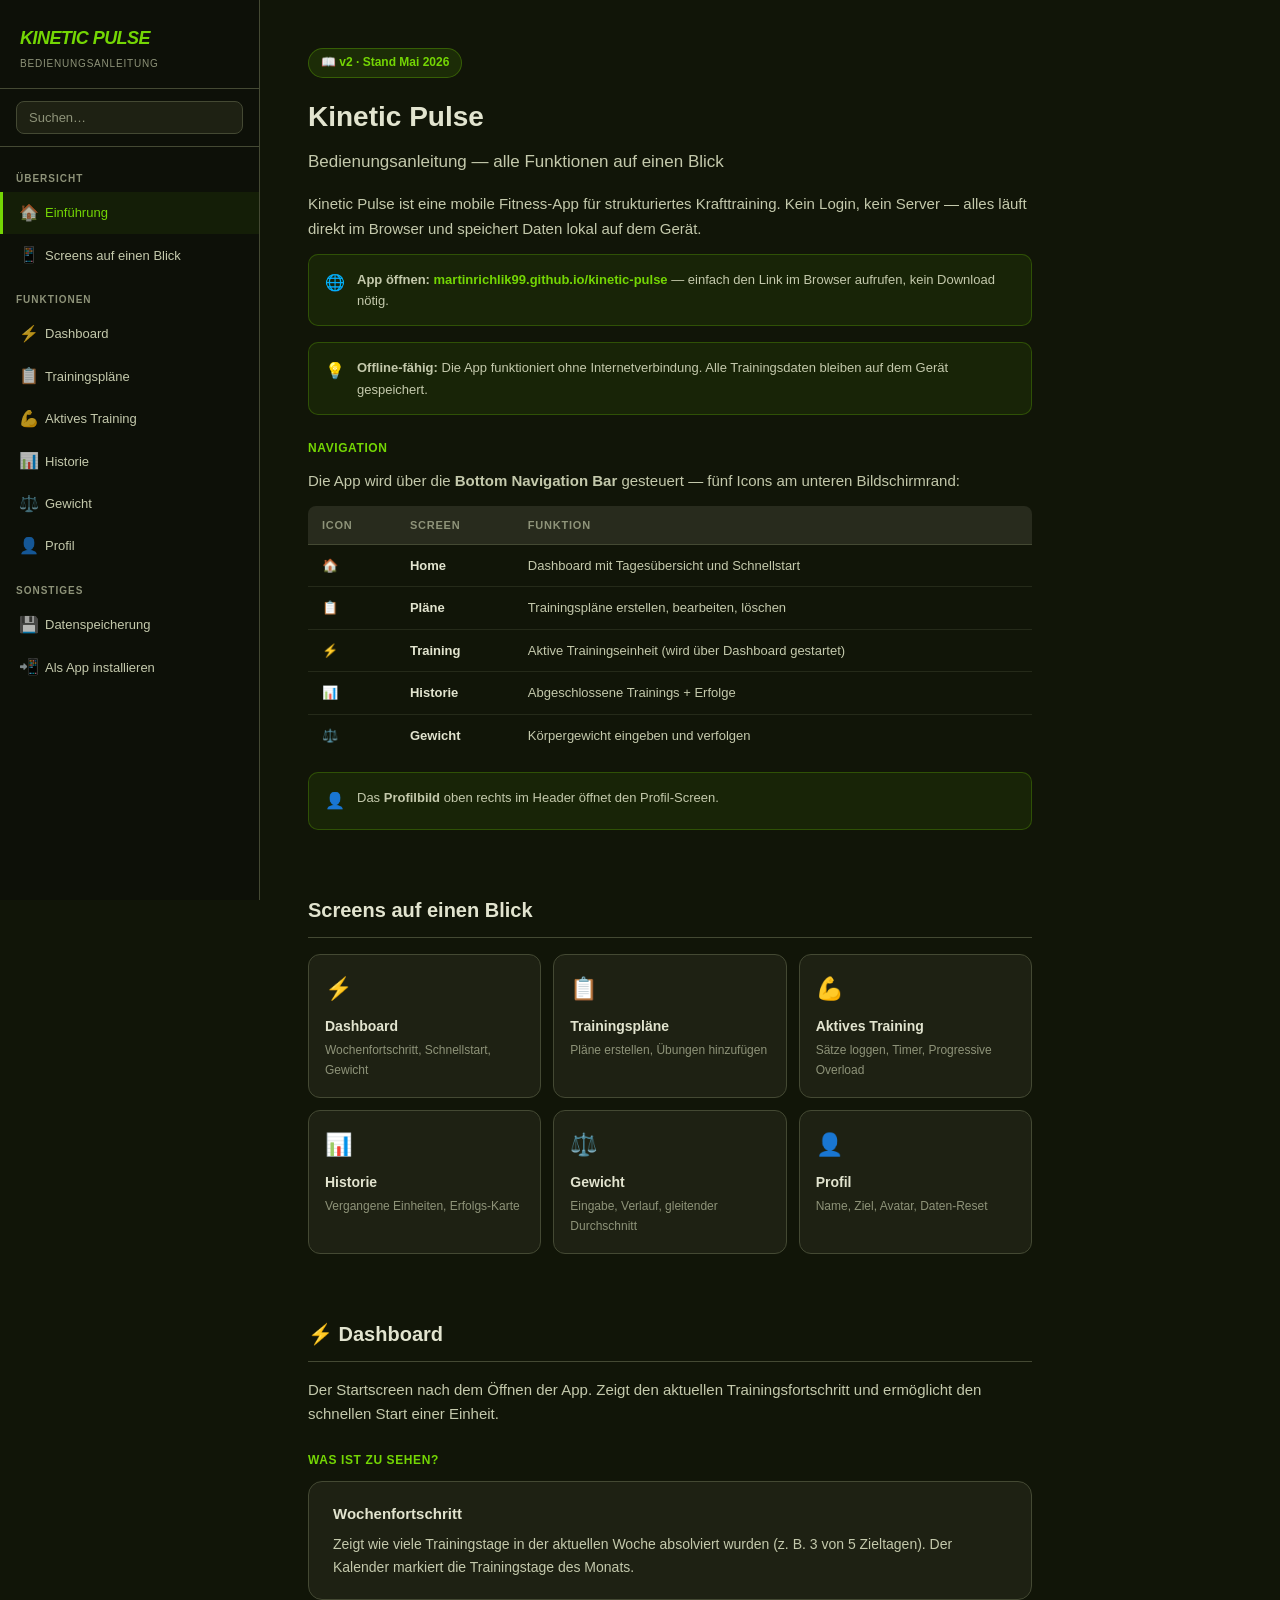
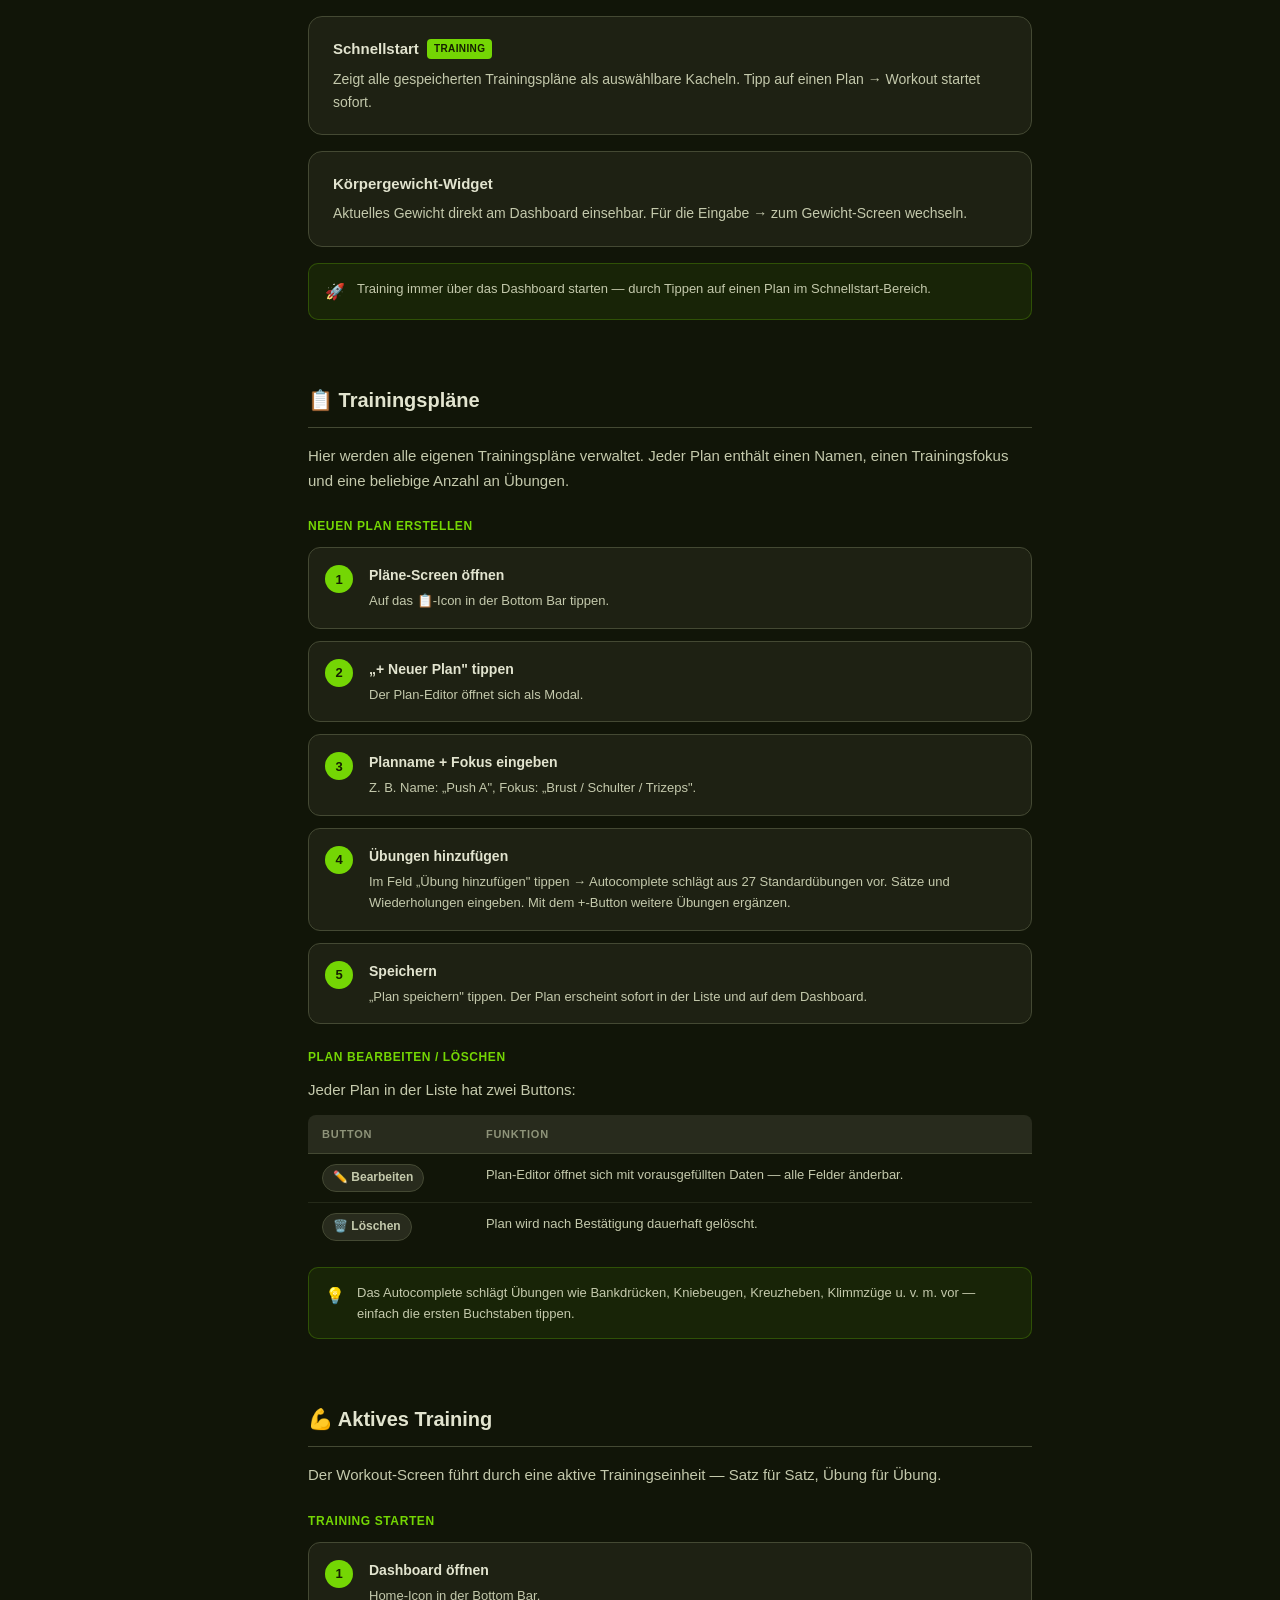
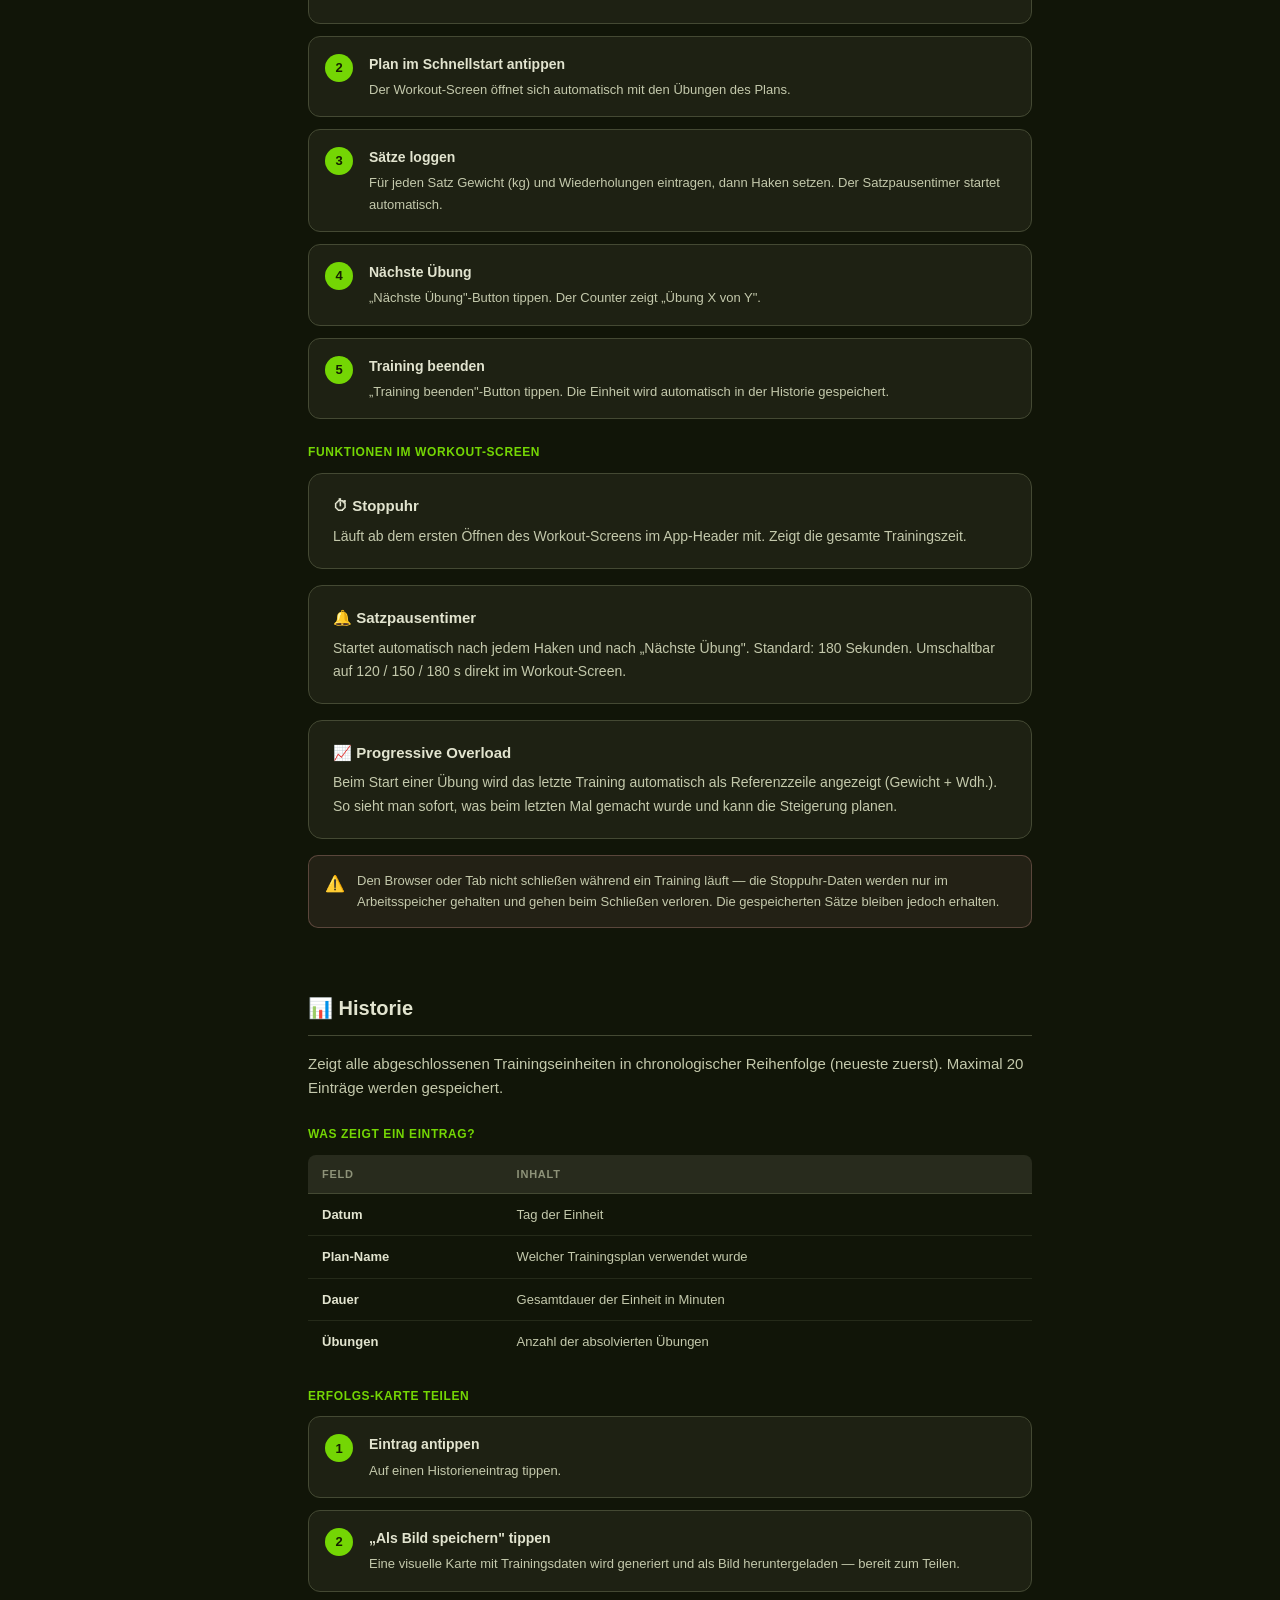
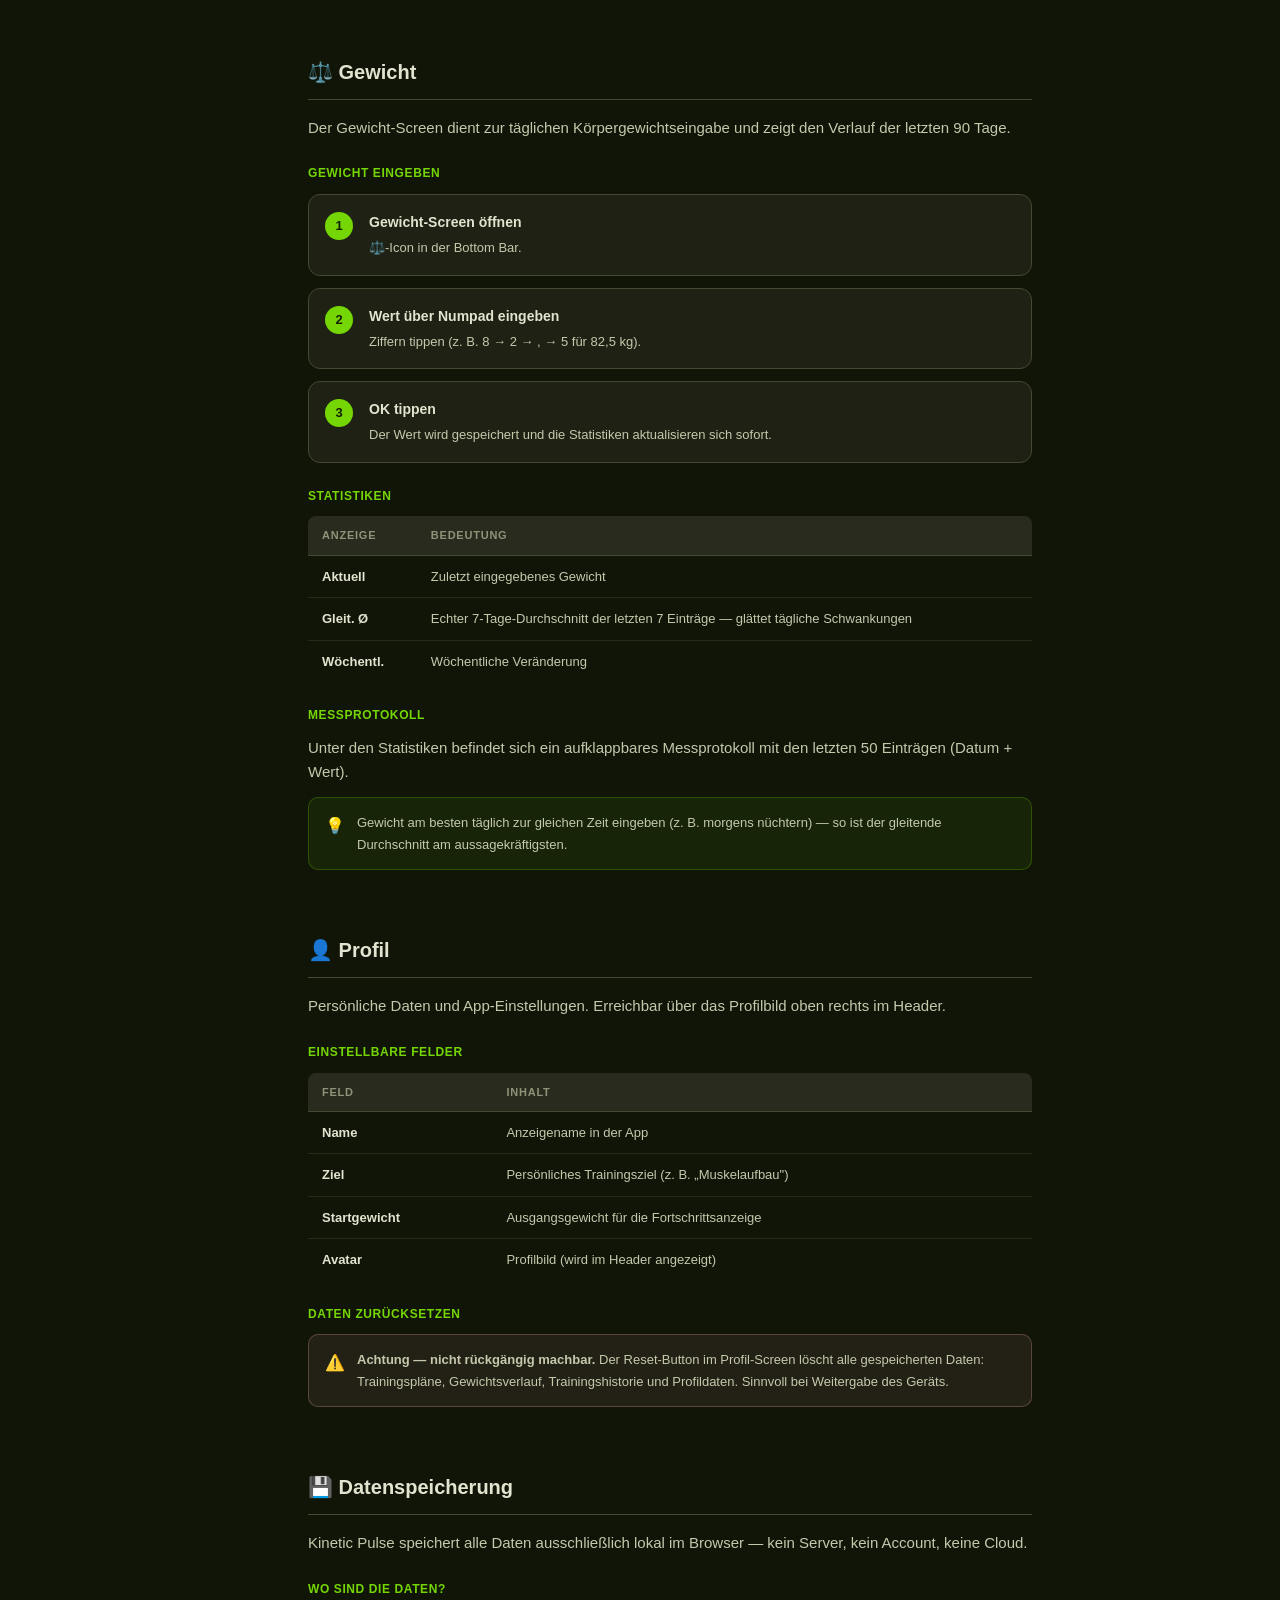
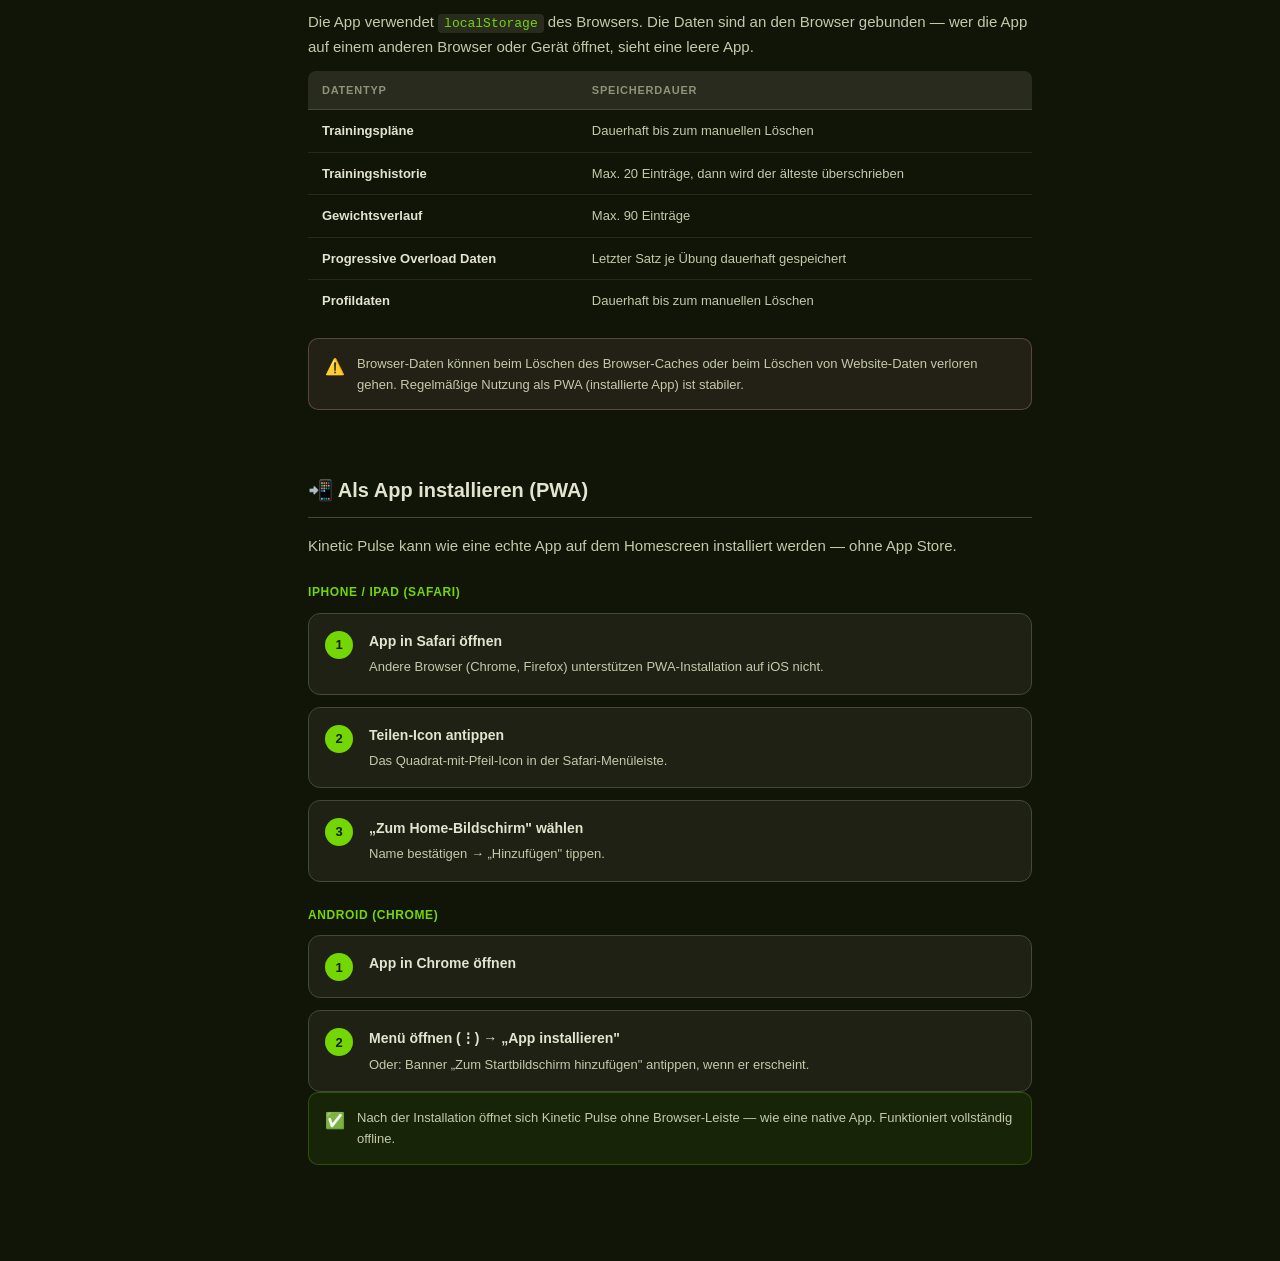
<file: bedienungsanleitung.html>
<!DOCTYPE html>
<html lang="de">
<head>
<meta charset="utf-8"/>
<meta name="viewport" content="width=device-width, initial-scale=1.0"/>
<title>Kinetic Pulse — Bedienungsanleitung</title>
<style>
  :root {
    --bg:         #111508;
    --bg-card:    #1e2113;
    --bg-high:    #282b1d;
    --border:     #444933;
    --text:       #e2e4cf;
    --text-dim:   #c4c9ac;
    --text-muted: #8e9379;
    --volt:       #74d604;
    --volt-dim:   #5aaa00;
    --on-volt:    #162000;
    --blue:       #9cf0ff;
    --error:      #ffb4ab;
    --sidebar-w:  260px;
  }
  * { box-sizing: border-box; margin: 0; padding: 0; }
  body {
    background: var(--bg);
    color: var(--text);
    font-family: 'Inter', -apple-system, BlinkMacSystemFont, 'Segoe UI', sans-serif;
    font-size: 15px;
    line-height: 1.65;
  }

  /* ── LAYOUT ── */
  .layout { display: flex; min-height: 100vh; }

  /* ── SIDEBAR ── */
  aside {
    width: var(--sidebar-w);
    min-width: var(--sidebar-w);
    background: #0d1008;
    border-right: 1px solid var(--border);
    position: sticky;
    top: 0;
    height: 100vh;
    overflow-y: auto;
    display: flex;
    flex-direction: column;
    gap: 0;
  }
  .sidebar-logo {
    padding: 24px 20px 16px;
    font-size: 18px;
    font-weight: 900;
    font-style: italic;
    color: var(--volt);
    text-transform: uppercase;
    letter-spacing: -.03em;
    border-bottom: 1px solid var(--border);
  }
  .sidebar-logo span { color: var(--text-muted); font-size: 10px; font-weight: 400; font-style: normal; display: block; letter-spacing: .08em; text-transform: uppercase; margin-top: 2px; }
  .search-wrap { padding: 12px 16px; border-bottom: 1px solid var(--border); }
  #search {
    width: 100%;
    background: var(--bg-card);
    border: 1px solid var(--border);
    border-radius: 8px;
    color: var(--text);
    font-size: 13px;
    padding: 8px 12px;
    outline: none;
    transition: border-color .2s;
  }
  #search:focus { border-color: var(--volt); }
  #search::placeholder { color: var(--text-muted); }

  nav { padding: 8px 0; flex: 1; }
  .nav-section { padding: 16px 16px 4px; font-size: 10px; font-weight: 700; letter-spacing: .1em; text-transform: uppercase; color: var(--text-muted); }
  nav a {
    display: flex; align-items: center; gap: 8px;
    padding: 8px 16px;
    font-size: 13px;
    color: var(--text-dim);
    text-decoration: none;
    border-radius: 0;
    transition: all .15s;
    border-left: 3px solid transparent;
  }
  nav a:hover { color: var(--text); background: var(--bg-card); }
  nav a.active { color: var(--volt); border-left-color: var(--volt); background: rgba(116,214,4,.07); }
  nav a .icon { font-size: 16px; width: 18px; text-align: center; opacity: .7; }

  /* ── MAIN ── */
  main {
    flex: 1;
    max-width: 820px;
    padding: 48px 48px 80px;
    min-width: 0;
  }

  /* ── SECTIONS ── */
  section { margin-bottom: 64px; scroll-margin-top: 32px; }
  section:last-child { margin-bottom: 0; }

  h1 { font-size: 28px; font-weight: 900; color: var(--text); margin-bottom: 8px; }
  h2 { font-size: 20px; font-weight: 800; color: var(--text); margin-bottom: 16px; padding-bottom: 10px; border-bottom: 1px solid var(--border); }
  h3 { font-size: 15px; font-weight: 700; color: var(--volt); margin: 24px 0 10px; text-transform: uppercase; letter-spacing: .05em; font-size: 12px; }
  p { color: var(--text-dim); margin-bottom: 12px; }

  /* ── HERO ── */
  .hero-badge {
    display: inline-flex; align-items: center; gap: 6px;
    background: rgba(116,214,4,.12); border: 1px solid rgba(116,214,4,.3);
    border-radius: 99px; padding: 4px 12px;
    font-size: 12px; font-weight: 600; color: var(--volt);
    margin-bottom: 16px;
  }
  .hero-sub { font-size: 17px; color: var(--text-dim); margin-top: 4px; }

  /* ── CARDS ── */
  .card {
    background: var(--bg-card);
    border: 1px solid var(--border);
    border-radius: 14px;
    padding: 20px 24px;
    margin-bottom: 16px;
  }
  .card-title {
    font-size: 15px; font-weight: 700; color: var(--text);
    margin-bottom: 6px; display: flex; align-items: center; gap: 8px;
  }
  .card-title .badge {
    font-size: 10px; font-weight: 700; background: var(--volt); color: var(--on-volt);
    border-radius: 4px; padding: 2px 7px; letter-spacing: .04em;
  }
  .card p { margin: 0; font-size: 14px; }

  /* ── STEPS ── */
  .steps { counter-reset: step; display: flex; flex-direction: column; gap: 12px; }
  .step {
    display: flex; gap: 16px; align-items: flex-start;
    background: var(--bg-card); border: 1px solid var(--border);
    border-radius: 12px; padding: 16px;
  }
  .step-num {
    counter-increment: step;
    min-width: 28px; height: 28px;
    background: var(--volt); color: var(--on-volt);
    border-radius: 50%; font-size: 13px; font-weight: 800;
    display: flex; align-items: center; justify-content: center;
    flex-shrink: 0; margin-top: 1px;
  }
  .step-num::before { content: counter(step); }
  .step-body { flex: 1; }
  .step-title { font-size: 14px; font-weight: 700; color: var(--text); margin-bottom: 3px; }
  .step-desc { font-size: 13px; color: var(--text-dim); margin: 0; }

  /* ── TIP / WARN ── */
  .tip, .warn {
    display: flex; gap: 12px; align-items: flex-start;
    border-radius: 10px; padding: 14px 16px;
    margin-bottom: 16px; font-size: 13px;
  }
  .tip { background: rgba(116,214,4,.08); border: 1px solid rgba(116,214,4,.25); color: var(--text-dim); }
  .warn { background: rgba(255,180,171,.08); border: 1px solid rgba(255,180,171,.25); color: var(--text-dim); }
  .tip-icon, .warn-icon { font-size: 16px; flex-shrink: 0; margin-top: 1px; }
  .tip-icon { color: var(--volt); }
  .warn-icon { color: var(--error); }

  /* ── TABLE ── */
  table { width: 100%; border-collapse: collapse; font-size: 13px; margin-bottom: 16px; }
  th {
    text-align: left; padding: 10px 14px;
    background: var(--bg-high); color: var(--text-muted);
    font-size: 11px; font-weight: 700; letter-spacing: .07em; text-transform: uppercase;
    border-bottom: 1px solid var(--border);
  }
  th:first-child { border-radius: 8px 0 0 0; }
  th:last-child { border-radius: 0 8px 0 0; }
  td { padding: 10px 14px; border-bottom: 1px solid rgba(68,73,51,.4); color: var(--text-dim); vertical-align: top; }
  tr:last-child td { border-bottom: none; }
  tr:hover td { background: rgba(255,255,255,.02); }
  td code { background: var(--bg-high); padding: 1px 6px; border-radius: 4px; font-size: 12px; color: var(--volt); font-family: 'JetBrains Mono', monospace; }
  td strong { color: var(--text); font-weight: 600; }

  /* ── PILL ── */
  .pill {
    display: inline-flex; align-items: center; gap: 4px;
    background: var(--bg-high); border: 1px solid var(--border);
    border-radius: 99px; padding: 3px 10px;
    font-size: 12px; font-weight: 600; color: var(--text-dim);
  }
  .pill.volt { background: rgba(116,214,4,.15); border-color: rgba(116,214,4,.4); color: var(--volt); }

  /* ── GRID OVERVIEW ── */
  .screen-grid { display: grid; grid-template-columns: repeat(auto-fill, minmax(220px, 1fr)); gap: 12px; margin-bottom: 24px; }
  .screen-card {
    background: var(--bg-card); border: 1px solid var(--border);
    border-radius: 12px; padding: 16px; cursor: pointer;
    text-decoration: none; transition: border-color .2s, background .2s;
  }
  .screen-card:hover { border-color: var(--volt); background: rgba(116,214,4,.05); }
  .screen-card .sc-icon { font-size: 22px; margin-bottom: 8px; }
  .screen-card .sc-title { font-size: 14px; font-weight: 700; color: var(--text); margin-bottom: 3px; }
  .screen-card .sc-desc { font-size: 12px; color: var(--text-muted); }

  /* ── SEARCH HIGHLIGHT ── */
  mark { background: rgba(116,214,4,.3); color: var(--text); border-radius: 2px; padding: 0 2px; }

  /* ── SCROLLBAR ── */
  ::-webkit-scrollbar { width: 6px; }
  ::-webkit-scrollbar-track { background: transparent; }
  ::-webkit-scrollbar-thumb { background: var(--border); border-radius: 3px; }
  ::-webkit-scrollbar-thumb:hover { background: var(--text-muted); }

  /* ── RESPONSIVE ── */
  @media (max-width: 700px) {
    aside { display: none; }
    main { padding: 28px 20px 60px; }
    h1 { font-size: 22px; }
  }
</style>
</head>
<body>
<div class="layout">

  <!-- SIDEBAR -->
  <aside>
    <div class="sidebar-logo">Kinetic Pulse<span>Bedienungsanleitung</span></div>
    <div class="search-wrap">
      <input type="text" id="search" placeholder="Suchen…" oninput="doSearch(this.value)"/>
    </div>
    <nav id="nav">
      <div class="nav-section">Übersicht</div>
      <a href="#intro" class="active" onclick="setActive(this)"><span class="icon">🏠</span> Einführung</a>
      <a href="#screens" onclick="setActive(this)"><span class="icon">📱</span> Screens auf einen Blick</a>

      <div class="nav-section">Funktionen</div>
      <a href="#dashboard" onclick="setActive(this)"><span class="icon">⚡</span> Dashboard</a>
      <a href="#plaene" onclick="setActive(this)"><span class="icon">📋</span> Trainingspläne</a>
      <a href="#workout" onclick="setActive(this)"><span class="icon">💪</span> Aktives Training</a>
      <a href="#historie" onclick="setActive(this)"><span class="icon">📊</span> Historie</a>
      <a href="#gewicht" onclick="setActive(this)"><span class="icon">⚖️</span> Gewicht</a>
      <a href="#profil" onclick="setActive(this)"><span class="icon">👤</span> Profil</a>

      <div class="nav-section">Sonstiges</div>
      <a href="#daten" onclick="setActive(this)"><span class="icon">💾</span> Datenspeicherung</a>
      <a href="#pwa" onclick="setActive(this)"><span class="icon">📲</span> Als App installieren</a>
    </nav>
  </aside>

  <!-- MAIN -->
  <main id="content">

    <!-- INTRO -->
    <section id="intro">
      <div class="hero-badge">📖 v2 · Stand Mai 2026</div>
      <h1>Kinetic Pulse</h1>
      <p class="hero-sub">Bedienungsanleitung — alle Funktionen auf einen Blick</p>
      <p style="margin-top:16px;">Kinetic Pulse ist eine mobile Fitness-App für strukturiertes Krafttraining. Kein Login, kein Server — alles läuft direkt im Browser und speichert Daten lokal auf dem Gerät.</p>

      <div class="tip">
        <span class="tip-icon">🌐</span>
        <div><strong>App öffnen:</strong> <a href="https://martinrichlik99.github.io/kinetic-pulse/" target="_blank" style="color:var(--volt);text-decoration:none;font-weight:600;">martinrichlik99.github.io/kinetic-pulse</a> — einfach den Link im Browser aufrufen, kein Download nötig.</div>
      </div>

      <div class="tip">
        <span class="tip-icon">💡</span>
        <div><strong>Offline-fähig:</strong> Die App funktioniert ohne Internetverbindung. Alle Trainingsdaten bleiben auf dem Gerät gespeichert.</div>
      </div>

      <h3>Navigation</h3>
      <p>Die App wird über die <strong>Bottom Navigation Bar</strong> gesteuert — fünf Icons am unteren Bildschirmrand:</p>
      <table>
        <tr><th>Icon</th><th>Screen</th><th>Funktion</th></tr>
        <tr><td>🏠</td><td><strong>Home</strong></td><td>Dashboard mit Tagesübersicht und Schnellstart</td></tr>
        <tr><td>📋</td><td><strong>Pläne</strong></td><td>Trainingspläne erstellen, bearbeiten, löschen</td></tr>
        <tr><td>⚡</td><td><strong>Training</strong></td><td>Aktive Trainingseinheit (wird über Dashboard gestartet)</td></tr>
        <tr><td>📊</td><td><strong>Historie</strong></td><td>Abgeschlossene Trainings + Erfolge</td></tr>
        <tr><td>⚖️</td><td><strong>Gewicht</strong></td><td>Körpergewicht eingeben und verfolgen</td></tr>
      </table>
      <div class="tip">
        <span class="tip-icon">👤</span>
        <div>Das <strong>Profilbild</strong> oben rechts im Header öffnet den Profil-Screen.</div>
      </div>
    </section>

    <!-- SCREENS OVERVIEW -->
    <section id="screens">
      <h2>Screens auf einen Blick</h2>
      <div class="screen-grid">
        <a class="screen-card" href="#dashboard">
          <div class="sc-icon">⚡</div>
          <div class="sc-title">Dashboard</div>
          <div class="sc-desc">Wochenfortschritt, Schnellstart, Gewicht</div>
        </a>
        <a class="screen-card" href="#plaene">
          <div class="sc-icon">📋</div>
          <div class="sc-title">Trainingspläne</div>
          <div class="sc-desc">Pläne erstellen, Übungen hinzufügen</div>
        </a>
        <a class="screen-card" href="#workout">
          <div class="sc-icon">💪</div>
          <div class="sc-title">Aktives Training</div>
          <div class="sc-desc">Sätze loggen, Timer, Progressive Overload</div>
        </a>
        <a class="screen-card" href="#historie">
          <div class="sc-icon">📊</div>
          <div class="sc-title">Historie</div>
          <div class="sc-desc">Vergangene Einheiten, Erfolgs-Karte</div>
        </a>
        <a class="screen-card" href="#gewicht">
          <div class="sc-icon">⚖️</div>
          <div class="sc-title">Gewicht</div>
          <div class="sc-desc">Eingabe, Verlauf, gleitender Durchschnitt</div>
        </a>
        <a class="screen-card" href="#profil">
          <div class="sc-icon">👤</div>
          <div class="sc-title">Profil</div>
          <div class="sc-desc">Name, Ziel, Avatar, Daten-Reset</div>
        </a>
      </div>
    </section>

    <!-- DASHBOARD -->
    <section id="dashboard">
      <h2>⚡ Dashboard</h2>
      <p>Der Startscreen nach dem Öffnen der App. Zeigt den aktuellen Trainingsfortschritt und ermöglicht den schnellen Start einer Einheit.</p>

      <h3>Was ist zu sehen?</h3>
      <div class="card">
        <div class="card-title">Wochenfortschritt</div>
        <p>Zeigt wie viele Trainingstage in der aktuellen Woche absolviert wurden (z. B. 3 von 5 Zieltagen). Der Kalender markiert die Trainingstage des Monats.</p>
      </div>
      <div class="card">
        <div class="card-title">Schnellstart <span class="badge">TRAINING</span></div>
        <p>Zeigt alle gespeicherten Trainingspläne als auswählbare Kacheln. Tipp auf einen Plan → Workout startet sofort.</p>
      </div>
      <div class="card">
        <div class="card-title">Körpergewicht-Widget</div>
        <p>Aktuelles Gewicht direkt am Dashboard einsehbar. Für die Eingabe → zum Gewicht-Screen wechseln.</p>
      </div>

      <div class="tip">
        <span class="tip-icon">🚀</span>
        <div>Training immer über das Dashboard starten — durch Tippen auf einen Plan im Schnellstart-Bereich.</div>
      </div>
    </section>

    <!-- TRAININGSPLÄNE -->
    <section id="plaene">
      <h2>📋 Trainingspläne</h2>
      <p>Hier werden alle eigenen Trainingspläne verwaltet. Jeder Plan enthält einen Namen, einen Trainingsfokus und eine beliebige Anzahl an Übungen.</p>

      <h3>Neuen Plan erstellen</h3>
      <div class="steps">
        <div class="step"><div class="step-num"></div><div class="step-body"><div class="step-title">Pläne-Screen öffnen</div><div class="step-desc">Auf das 📋-Icon in der Bottom Bar tippen.</div></div></div>
        <div class="step"><div class="step-num"></div><div class="step-body"><div class="step-title">„+ Neuer Plan" tippen</div><div class="step-desc">Der Plan-Editor öffnet sich als Modal.</div></div></div>
        <div class="step"><div class="step-num"></div><div class="step-body"><div class="step-title">Planname + Fokus eingeben</div><div class="step-desc">Z. B. Name: „Push A", Fokus: „Brust / Schulter / Trizeps".</div></div></div>
        <div class="step"><div class="step-num"></div><div class="step-body"><div class="step-title">Übungen hinzufügen</div><div class="step-desc">Im Feld „Übung hinzufügen" tippen → Autocomplete schlägt aus 27 Standardübungen vor. Sätze und Wiederholungen eingeben. Mit dem +-Button weitere Übungen ergänzen.</div></div></div>
        <div class="step"><div class="step-num"></div><div class="step-body"><div class="step-title">Speichern</div><div class="step-desc">„Plan speichern" tippen. Der Plan erscheint sofort in der Liste und auf dem Dashboard.</div></div></div>
      </div>

      <h3>Plan bearbeiten / löschen</h3>
      <p>Jeder Plan in der Liste hat zwei Buttons:</p>
      <table>
        <tr><th>Button</th><th>Funktion</th></tr>
        <tr><td><span class="pill">✏️ Bearbeiten</span></td><td>Plan-Editor öffnet sich mit vorausgefüllten Daten — alle Felder änderbar.</td></tr>
        <tr><td><span class="pill">🗑️ Löschen</span></td><td>Plan wird nach Bestätigung dauerhaft gelöscht.</td></tr>
      </table>

      <div class="tip">
        <span class="tip-icon">💡</span>
        <div>Das Autocomplete schlägt Übungen wie Bankdrücken, Kniebeugen, Kreuzheben, Klimmzüge u. v. m. vor — einfach die ersten Buchstaben tippen.</div>
      </div>
    </section>

    <!-- WORKOUT -->
    <section id="workout">
      <h2>💪 Aktives Training</h2>
      <p>Der Workout-Screen führt durch eine aktive Trainingseinheit — Satz für Satz, Übung für Übung.</p>

      <h3>Training starten</h3>
      <div class="steps">
        <div class="step"><div class="step-num"></div><div class="step-body"><div class="step-title">Dashboard öffnen</div><div class="step-desc">Home-Icon in der Bottom Bar.</div></div></div>
        <div class="step"><div class="step-num"></div><div class="step-body"><div class="step-title">Plan im Schnellstart antippen</div><div class="step-desc">Der Workout-Screen öffnet sich automatisch mit den Übungen des Plans.</div></div></div>
        <div class="step"><div class="step-num"></div><div class="step-body"><div class="step-title">Sätze loggen</div><div class="step-desc">Für jeden Satz Gewicht (kg) und Wiederholungen eintragen, dann Haken setzen. Der Satzpausentimer startet automatisch.</div></div></div>
        <div class="step"><div class="step-num"></div><div class="step-body"><div class="step-title">Nächste Übung</div><div class="step-desc">„Nächste Übung"-Button tippen. Der Counter zeigt „Übung X von Y".</div></div></div>
        <div class="step"><div class="step-num"></div><div class="step-body"><div class="step-title">Training beenden</div><div class="step-desc">„Training beenden"-Button tippen. Die Einheit wird automatisch in der Historie gespeichert.</div></div></div>
      </div>

      <h3>Funktionen im Workout-Screen</h3>
      <div class="card">
        <div class="card-title">⏱ Stoppuhr</div>
        <p>Läuft ab dem ersten Öffnen des Workout-Screens im App-Header mit. Zeigt die gesamte Trainingszeit.</p>
      </div>
      <div class="card">
        <div class="card-title">🔔 Satzpausentimer</div>
        <p>Startet automatisch nach jedem Haken und nach „Nächste Übung". Standard: 180 Sekunden. Umschaltbar auf 120 / 150 / 180 s direkt im Workout-Screen.</p>
      </div>
      <div class="card">
        <div class="card-title">📈 Progressive Overload</div>
        <p>Beim Start einer Übung wird das letzte Training automatisch als Referenzzeile angezeigt (Gewicht + Wdh.). So sieht man sofort, was beim letzten Mal gemacht wurde und kann die Steigerung planen.</p>
      </div>

      <div class="warn">
        <span class="warn-icon">⚠️</span>
        <div>Den Browser oder Tab nicht schließen während ein Training läuft — die Stoppuhr-Daten werden nur im Arbeitsspeicher gehalten und gehen beim Schließen verloren. Die gespeicherten Sätze bleiben jedoch erhalten.</div>
      </div>
    </section>

    <!-- HISTORIE -->
    <section id="historie">
      <h2>📊 Historie</h2>
      <p>Zeigt alle abgeschlossenen Trainingseinheiten in chronologischer Reihenfolge (neueste zuerst). Maximal 20 Einträge werden gespeichert.</p>

      <h3>Was zeigt ein Eintrag?</h3>
      <table>
        <tr><th>Feld</th><th>Inhalt</th></tr>
        <tr><td><strong>Datum</strong></td><td>Tag der Einheit</td></tr>
        <tr><td><strong>Plan-Name</strong></td><td>Welcher Trainingsplan verwendet wurde</td></tr>
        <tr><td><strong>Dauer</strong></td><td>Gesamtdauer der Einheit in Minuten</td></tr>
        <tr><td><strong>Übungen</strong></td><td>Anzahl der absolvierten Übungen</td></tr>
      </table>

      <h3>Erfolgs-Karte teilen</h3>
      <div class="steps">
        <div class="step"><div class="step-num"></div><div class="step-body"><div class="step-title">Eintrag antippen</div><div class="step-desc">Auf einen Historieneintrag tippen.</div></div></div>
        <div class="step"><div class="step-num"></div><div class="step-body"><div class="step-title">„Als Bild speichern" tippen</div><div class="step-desc">Eine visuelle Karte mit Trainingsdaten wird generiert und als Bild heruntergeladen — bereit zum Teilen.</div></div></div>
      </div>
    </section>

    <!-- GEWICHT -->
    <section id="gewicht">
      <h2>⚖️ Gewicht</h2>
      <p>Der Gewicht-Screen dient zur täglichen Körpergewichtseingabe und zeigt den Verlauf der letzten 90 Tage.</p>

      <h3>Gewicht eingeben</h3>
      <div class="steps">
        <div class="step"><div class="step-num"></div><div class="step-body"><div class="step-title">Gewicht-Screen öffnen</div><div class="step-desc">⚖️-Icon in der Bottom Bar.</div></div></div>
        <div class="step"><div class="step-num"></div><div class="step-body"><div class="step-title">Wert über Numpad eingeben</div><div class="step-desc">Ziffern tippen (z. B. 8 → 2 → , → 5 für 82,5 kg).</div></div></div>
        <div class="step"><div class="step-num"></div><div class="step-body"><div class="step-title">OK tippen</div><div class="step-desc">Der Wert wird gespeichert und die Statistiken aktualisieren sich sofort.</div></div></div>
      </div>

      <h3>Statistiken</h3>
      <table>
        <tr><th>Anzeige</th><th>Bedeutung</th></tr>
        <tr><td><strong>Aktuell</strong></td><td>Zuletzt eingegebenes Gewicht</td></tr>
        <tr><td><strong>Gleit. Ø</strong></td><td>Echter 7-Tage-Durchschnitt der letzten 7 Einträge — glättet tägliche Schwankungen</td></tr>
        <tr><td><strong>Wöchentl.</strong></td><td>Wöchentliche Veränderung</td></tr>
      </table>

      <h3>Messprotokoll</h3>
      <p>Unter den Statistiken befindet sich ein aufklappbares Messprotokoll mit den letzten 50 Einträgen (Datum + Wert).</p>

      <div class="tip">
        <span class="tip-icon">💡</span>
        <div>Gewicht am besten täglich zur gleichen Zeit eingeben (z. B. morgens nüchtern) — so ist der gleitende Durchschnitt am aussagekräftigsten.</div>
      </div>
    </section>

    <!-- PROFIL -->
    <section id="profil">
      <h2>👤 Profil</h2>
      <p>Persönliche Daten und App-Einstellungen. Erreichbar über das Profilbild oben rechts im Header.</p>

      <h3>Einstellbare Felder</h3>
      <table>
        <tr><th>Feld</th><th>Inhalt</th></tr>
        <tr><td><strong>Name</strong></td><td>Anzeigename in der App</td></tr>
        <tr><td><strong>Ziel</strong></td><td>Persönliches Trainingsziel (z. B. „Muskelaufbau")</td></tr>
        <tr><td><strong>Startgewicht</strong></td><td>Ausgangsgewicht für die Fortschrittsanzeige</td></tr>
        <tr><td><strong>Avatar</strong></td><td>Profilbild (wird im Header angezeigt)</td></tr>
      </table>

      <h3>Daten zurücksetzen</h3>
      <div class="warn">
        <span class="warn-icon">⚠️</span>
        <div><strong>Achtung — nicht rückgängig machbar.</strong> Der Reset-Button im Profil-Screen löscht alle gespeicherten Daten: Trainingspläne, Gewichtsverlauf, Trainingshistorie und Profildaten. Sinnvoll bei Weitergabe des Geräts.</div>
      </div>
    </section>

    <!-- DATENSPEICHERUNG -->
    <section id="daten">
      <h2>💾 Datenspeicherung</h2>
      <p>Kinetic Pulse speichert alle Daten ausschließlich lokal im Browser — kein Server, kein Account, keine Cloud.</p>

      <h3>Wo sind die Daten?</h3>
      <p>Die App verwendet <code style="background:var(--bg-high);padding:2px 6px;border-radius:4px;font-size:13px;color:var(--volt);">localStorage</code> des Browsers. Die Daten sind an den Browser gebunden — wer die App auf einem anderen Browser oder Gerät öffnet, sieht eine leere App.</p>

      <table>
        <tr><th>Datentyp</th><th>Speicherdauer</th></tr>
        <tr><td><strong>Trainingspläne</strong></td><td>Dauerhaft bis zum manuellen Löschen</td></tr>
        <tr><td><strong>Trainingshistorie</strong></td><td>Max. 20 Einträge, dann wird der älteste überschrieben</td></tr>
        <tr><td><strong>Gewichtsverlauf</strong></td><td>Max. 90 Einträge</td></tr>
        <tr><td><strong>Progressive Overload Daten</strong></td><td>Letzter Satz je Übung dauerhaft gespeichert</td></tr>
        <tr><td><strong>Profildaten</strong></td><td>Dauerhaft bis zum manuellen Löschen</td></tr>
      </table>

      <div class="warn">
        <span class="warn-icon">⚠️</span>
        <div>Browser-Daten können beim Löschen des Browser-Caches oder beim Löschen von Website-Daten verloren gehen. Regelmäßige Nutzung als PWA (installierte App) ist stabiler.</div>
      </div>
    </section>

    <!-- PWA -->
    <section id="pwa">
      <h2>📲 Als App installieren (PWA)</h2>
      <p>Kinetic Pulse kann wie eine echte App auf dem Homescreen installiert werden — ohne App Store.</p>

      <h3>iPhone / iPad (Safari)</h3>
      <div class="steps">
        <div class="step"><div class="step-num"></div><div class="step-body"><div class="step-title">App in Safari öffnen</div><div class="step-desc">Andere Browser (Chrome, Firefox) unterstützen PWA-Installation auf iOS nicht.</div></div></div>
        <div class="step"><div class="step-num"></div><div class="step-body"><div class="step-title">Teilen-Icon antippen</div><div class="step-desc">Das Quadrat-mit-Pfeil-Icon in der Safari-Menüleiste.</div></div></div>
        <div class="step"><div class="step-num"></div><div class="step-body"><div class="step-title">„Zum Home-Bildschirm" wählen</div><div class="step-desc">Name bestätigen → „Hinzufügen" tippen.</div></div></div>
      </div>

      <h3>Android (Chrome)</h3>
      <div class="steps">
        <div class="step"><div class="step-num"></div><div class="step-body"><div class="step-title">App in Chrome öffnen</div><div class="step-desc"></div></div></div>
        <div class="step"><div class="step-num"></div><div class="step-body"><div class="step-title">Menü öffnen (⋮) → „App installieren"</div><div class="step-desc">Oder: Banner „Zum Startbildschirm hinzufügen" antippen, wenn er erscheint.</div></div></div>
      </div>

      <div class="tip">
        <span class="tip-icon">✅</span>
        <div>Nach der Installation öffnet sich Kinetic Pulse ohne Browser-Leiste — wie eine native App. Funktioniert vollständig offline.</div>
      </div>
    </section>

  </main>
</div>

<script>
  function setActive(el) {
    document.querySelectorAll('nav a').forEach(function(a) { a.classList.remove('active'); });
    el.classList.add('active');
  }

  // Scroll-Spy
  var sections = document.querySelectorAll('section[id]');
  var navLinks = document.querySelectorAll('nav a[href^="#"]');
  window.addEventListener('scroll', function() {
    var scrollY = window.scrollY + 80;
    var current = '';
    sections.forEach(function(s) {
      if (s.offsetTop <= scrollY) current = s.id;
    });
    navLinks.forEach(function(a) {
      a.classList.toggle('active', a.getAttribute('href') === '#' + current);
    });
  }, { passive: true });

  // Search
  function doSearch(q) {
    var main = document.getElementById('content');
    if (!q) {
      main.querySelectorAll('mark').forEach(function(m) {
        m.outerHTML = m.innerHTML;
      });
      return;
    }
    // simple highlight — reset first
    main.innerHTML = main.innerHTML.replace(/<mark>(.*?)<\/mark>/gi, '$1');
    if (q.length < 2) return;
    var regex = new RegExp('(' + q.replace(/[.*+?^${}()|[\]\\]/g, '\\$&') + ')', 'gi');
    // only text nodes via TreeWalker
    var walker = document.createTreeWalker(main, NodeFilter.SHOW_TEXT, null, false);
    var nodes = [];
    while (walker.nextNode()) nodes.push(walker.currentNode);
    nodes.forEach(function(node) {
      if (!node.nodeValue.trim()) return;
      if (node.parentElement.tagName === 'SCRIPT' || node.parentElement.tagName === 'STYLE') return;
      var html = node.nodeValue.replace(regex, '<mark>$1</mark>');
      if (html !== node.nodeValue) {
        var span = document.createElement('span');
        span.innerHTML = html;
        node.parentNode.replaceChild(span, node);
      }
    });
    // scroll to first match
    var first = main.querySelector('mark');
    if (first) first.scrollIntoView({ behavior: 'smooth', block: 'center' });
  }
</script>
</body>
</html>
</file>
<file: assets/fonts.css>
@font-face {
  font-family: 'Archivo';
  font-style: italic;
  font-weight: 100 900;
  font-stretch: 100%;
  font-display: swap;
  src: url(fonts/Archivo-italic-100-900-latin-ext.woff2) format('woff2');
  unicode-range: U+0100-02BA, U+02BD-02C5, U+02C7-02CC, U+02CE-02D7, U+02DD-02FF, U+0304, U+0308, U+0329, U+1D00-1DBF, U+1E00-1E9F, U+1EF2-1EFF, U+2020, U+20A0-20AB, U+20AD-20C0, U+2113, U+2C60-2C7F, U+A720-A7FF;
}

@font-face {
  font-family: 'Archivo';
  font-style: italic;
  font-weight: 100 900;
  font-stretch: 100%;
  font-display: swap;
  src: url(fonts/Archivo-italic-100-900-latin.woff2) format('woff2');
  unicode-range: U+0000-00FF, U+0131, U+0152-0153, U+02BB-02BC, U+02C6, U+02DA, U+02DC, U+0304, U+0308, U+0329, U+2000-206F, U+20AC, U+2122, U+2191, U+2193, U+2212, U+2215, U+FEFF, U+FFFD;
}

@font-face {
  font-family: 'Archivo';
  font-style: normal;
  font-weight: 100 900;
  font-stretch: 100%;
  font-display: swap;
  src: url(fonts/Archivo-normal-100-900-latin-ext.woff2) format('woff2');
  unicode-range: U+0100-02BA, U+02BD-02C5, U+02C7-02CC, U+02CE-02D7, U+02DD-02FF, U+0304, U+0308, U+0329, U+1D00-1DBF, U+1E00-1E9F, U+1EF2-1EFF, U+2020, U+20A0-20AB, U+20AD-20C0, U+2113, U+2C60-2C7F, U+A720-A7FF;
}

@font-face {
  font-family: 'Archivo';
  font-style: normal;
  font-weight: 100 900;
  font-stretch: 100%;
  font-display: swap;
  src: url(fonts/Archivo-normal-100-900-latin.woff2) format('woff2');
  unicode-range: U+0000-00FF, U+0131, U+0152-0153, U+02BB-02BC, U+02C6, U+02DA, U+02DC, U+0304, U+0308, U+0329, U+2000-206F, U+20AC, U+2122, U+2191, U+2193, U+2212, U+2215, U+FEFF, U+FFFD;
}

@font-face {
  font-family: 'JetBrains Mono';
  font-style: normal;
  font-weight: 600;
  font-display: swap;
  src: url(fonts/JetBrainsMono-normal-600-latin-ext.woff2) format('woff2');
  unicode-range: U+0100-02BA, U+02BD-02C5, U+02C7-02CC, U+02CE-02D7, U+02DD-02FF, U+0304, U+0308, U+0329, U+1D00-1DBF, U+1E00-1E9F, U+1EF2-1EFF, U+2020, U+20A0-20AB, U+20AD-20C0, U+2113, U+2C60-2C7F, U+A720-A7FF;
}

@font-face {
  font-family: 'JetBrains Mono';
  font-style: normal;
  font-weight: 600;
  font-display: swap;
  src: url(fonts/JetBrainsMono-normal-600-latin.woff2) format('woff2');
  unicode-range: U+0000-00FF, U+0131, U+0152-0153, U+02BB-02BC, U+02C6, U+02DA, U+02DC, U+0304, U+0308, U+0329, U+2000-206F, U+20AC, U+2122, U+2191, U+2193, U+2212, U+2215, U+FEFF, U+FFFD;
}

@font-face {
  font-family: 'Material Symbols Outlined';
  font-style: normal;
  font-weight: 100 700;
  font-display: swap;
  src: url(fonts/MaterialSymbolsOutlined-normal-100-700-latin.woff2) format('woff2');
}

/* Klassenregel aus dem Google-Fonts-CSS — ohne sie zeigen die Icons ihren Namen als Text. */
.material-symbols-outlined {
  font-family: 'Material Symbols Outlined';
  font-weight: normal;
  font-style: normal;
  font-size: 24px;
  line-height: 1;
  letter-spacing: normal;
  text-transform: none;
  display: inline-block;
  white-space: nowrap;
  word-wrap: normal;
  direction: ltr;
  -webkit-font-feature-settings: 'liga';
  -webkit-font-smoothing: antialiased;
}
</file>
